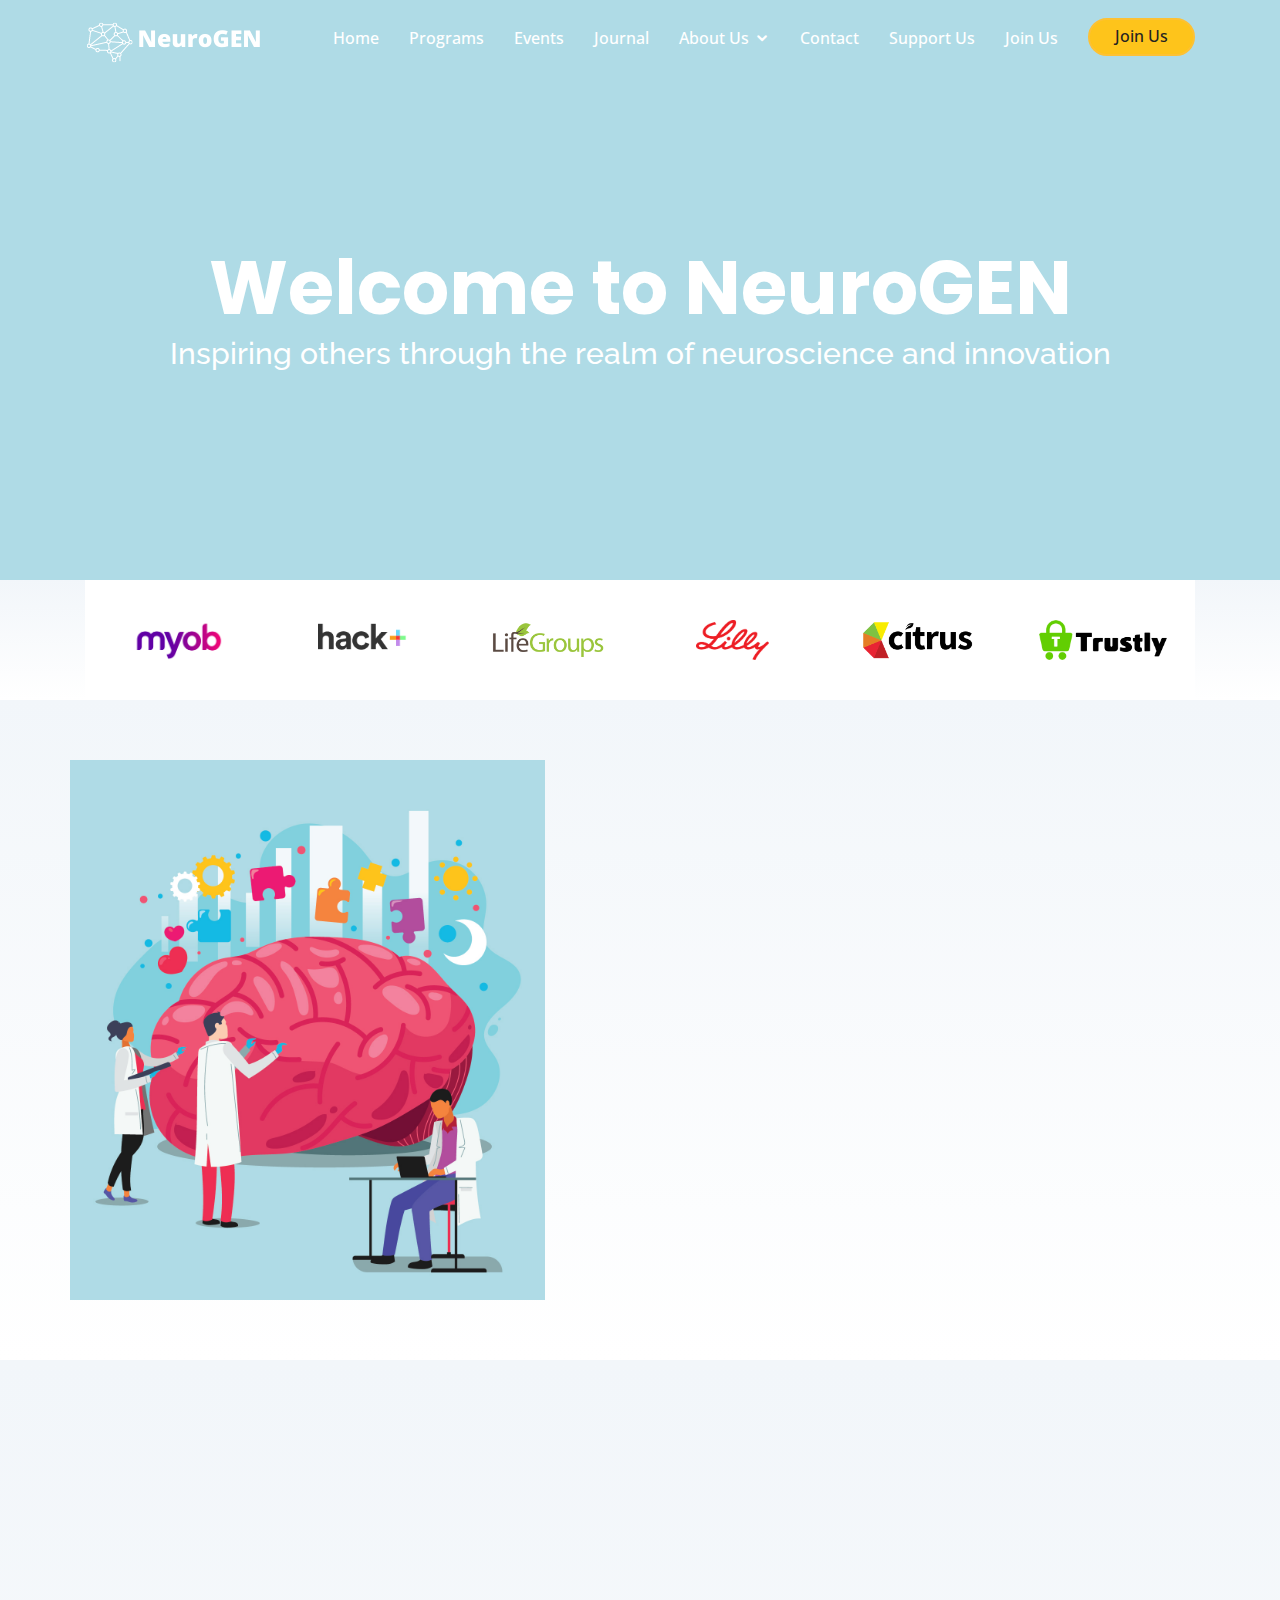
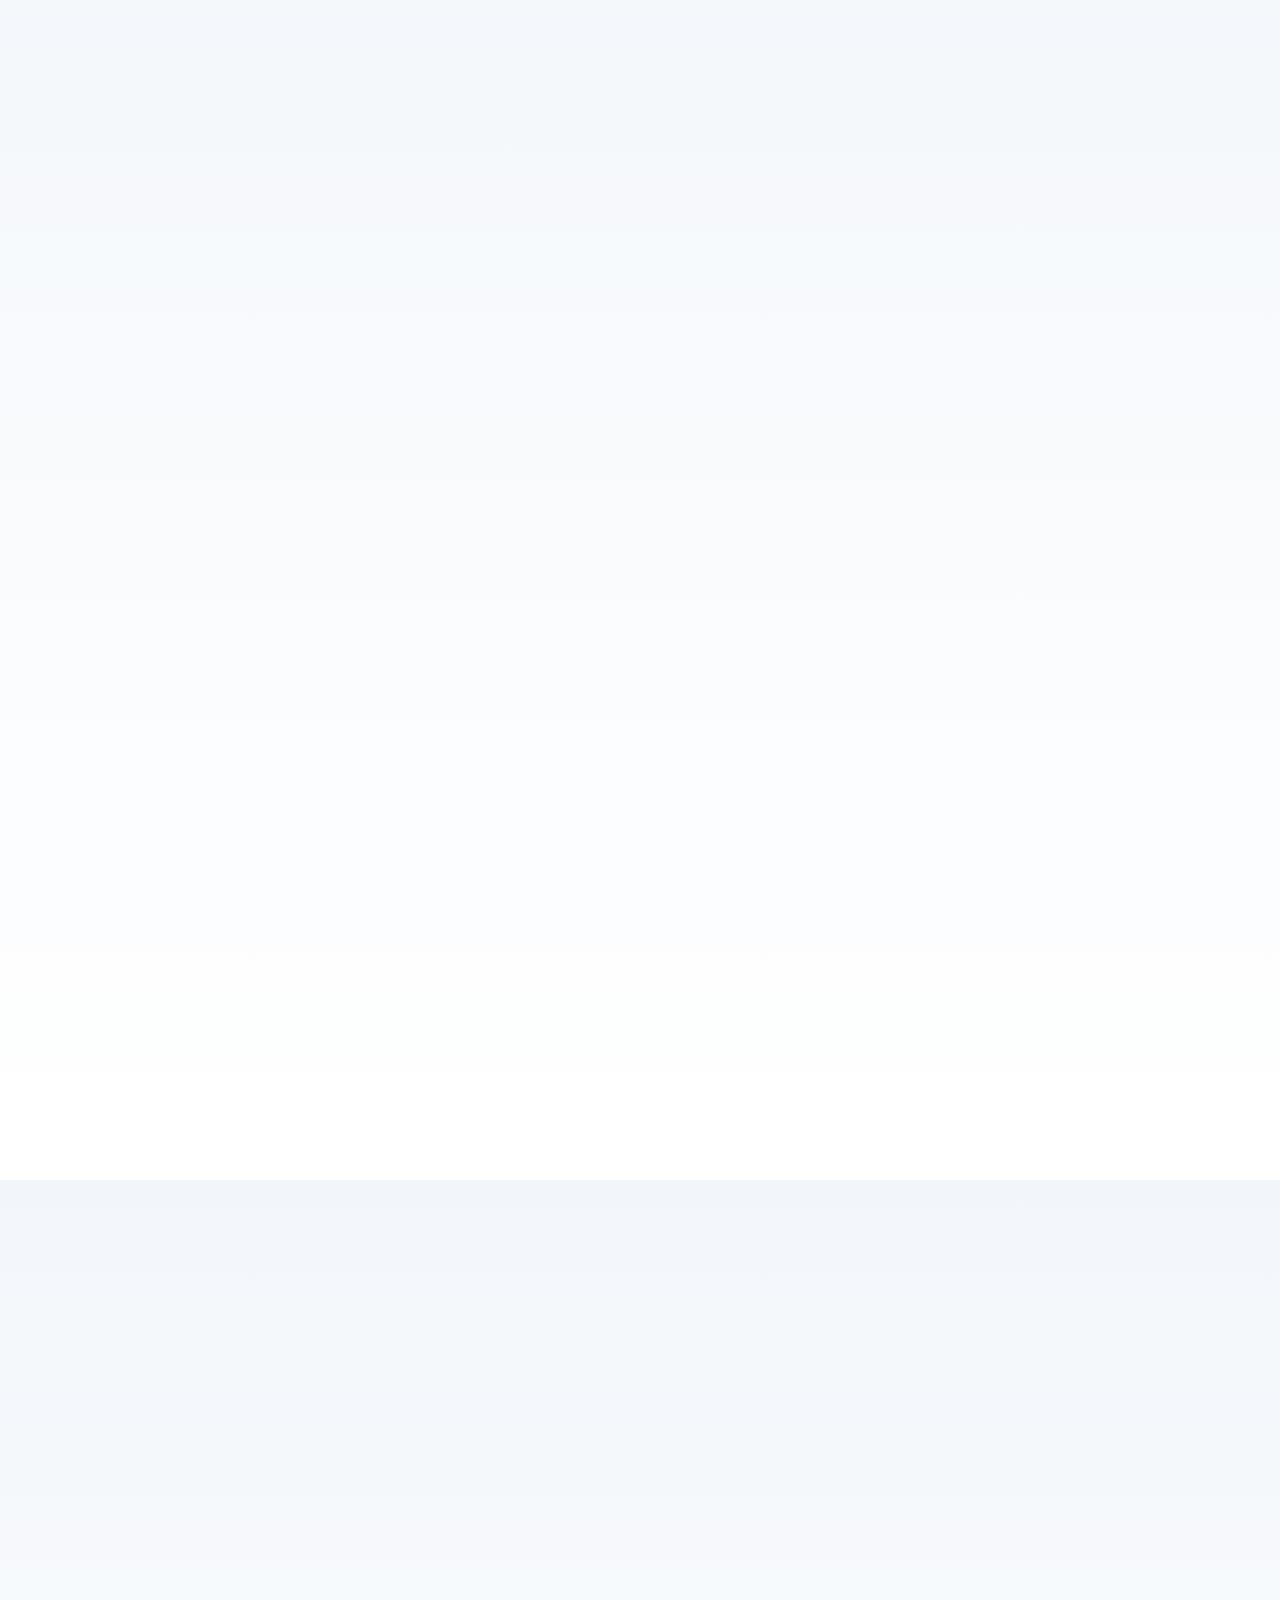
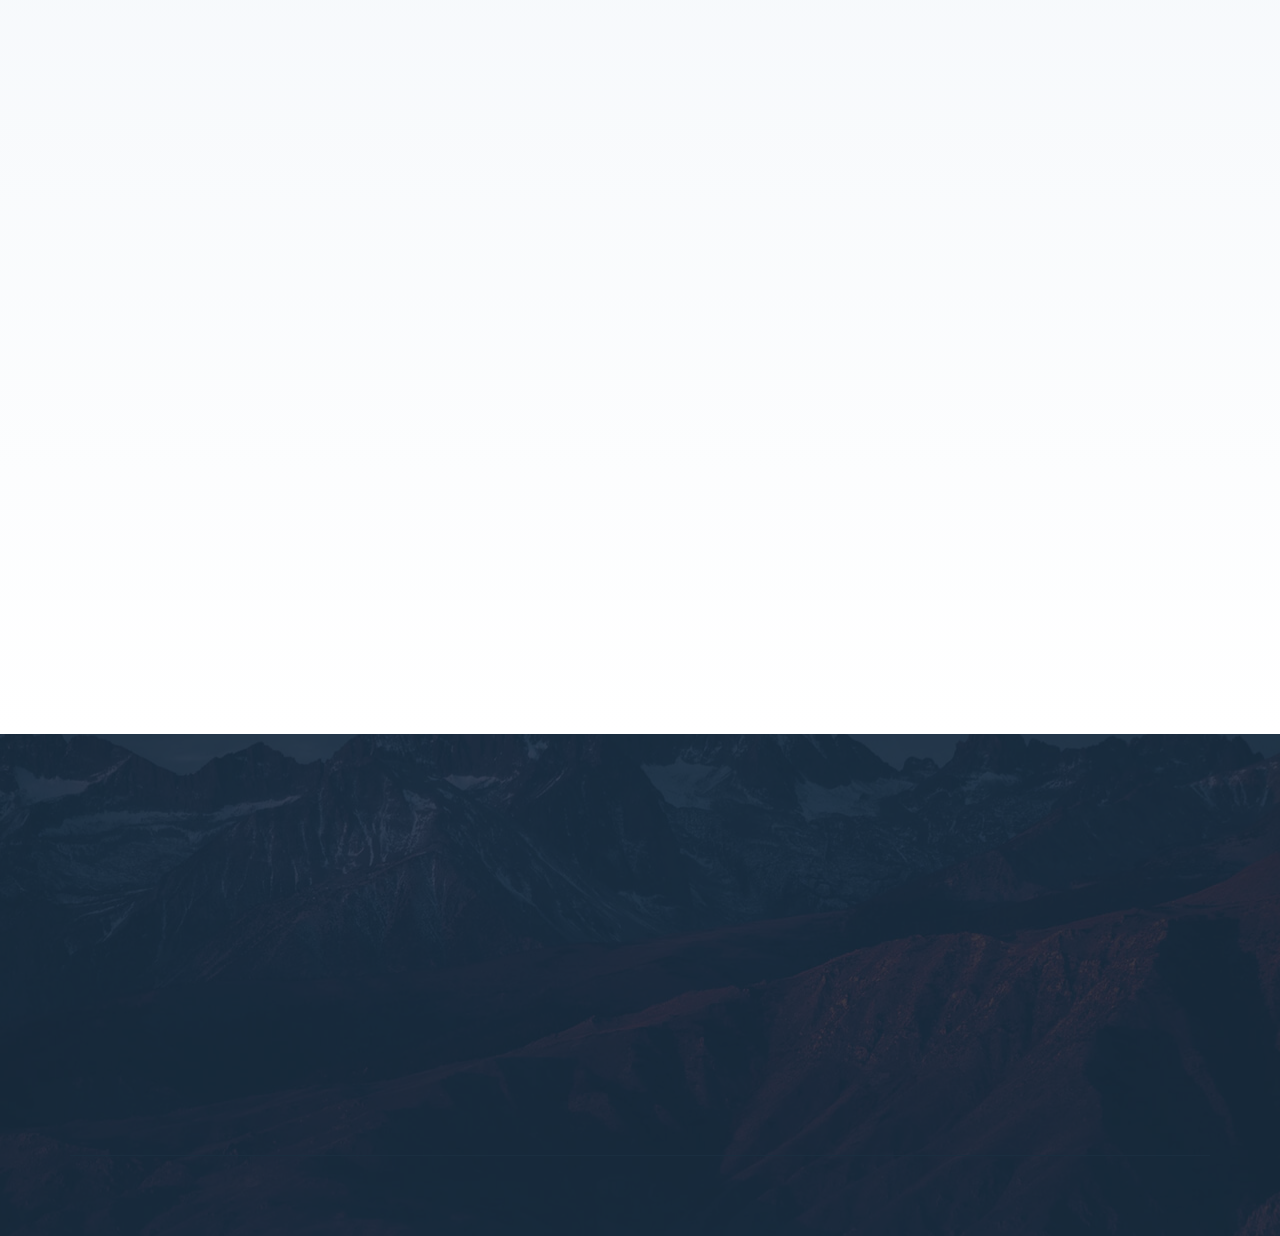
<file: index.html>
<!DOCTYPE html>
<html lang="en">

<head>
  <meta charset="utf-8">
  <meta content="width=device-width, initial-scale=1.0" name="viewport">

  <title>Home | NeuroGEN</title>
  <meta content="" name="descriptison">
  <meta content="" name="keywords">

  <!-- Favicons -->
  <link href="assets/img/NeuroGEN Favicon.png" rel="icon">
  <link href="assets/img/NeuroGEN Favicon.png" rel="apple-touch-icon">

  <!-- Google Fonts -->
  <link href="https://fonts.googleapis.com/css?family=Open+Sans:300,300i,400,400i,600,600i,700,700i|Raleway:300,300i,400,400i,500,500i,600,600i,700,700i|Poppins:300,300i,400,400i,500,500i,600,600i,700,700i" rel="stylesheet">

  <!-- Vendor CSS Files -->
  <link href="assets/vendor/bootstrap/css/bootstrap.min.css" rel="stylesheet">
  <link href="assets/vendor/icofont/icofont.min.css" rel="stylesheet">
  <link href="assets/vendor/boxicons/css/boxicons.min.css" rel="stylesheet">
  <link href="assets/vendor/venobox/venobox.css" rel="stylesheet">
  <link href="assets/vendor/aos/aos.css" rel="stylesheet">

  <!-- Template Main CSS File -->
  <link href="assets/css/style.css" rel="stylesheet">

  <!-- =======================================================
  * Template Name: Bocor - v2.0.0
  * Template URL: https://bootstrapmade.com/bocor-bootstrap-template-nice-animation/
  * Author: BootstrapMade.com
  * License: https://bootstrapmade.com/license/
  ======================================================== -->
</head>

<body>

  <!-- ======= Header ======= -->
  <header id="header">
    <div class="container d-flex">

      <div class="logo mr-auto">
        <!-- Uncomment below if you prefer to use an image logo -->
         <a href="index.html"><img src="assets/img/LOGO WHITE ACTUAL.png" alt="" class="img-fluid"></a>
      </div>

      <nav class="nav-menu d-none d-lg-block">
        <ul>
          <li class="active"><a href="index.html">Home</a></li>
          <li><a href="programs.html">Programs</a></li>
          <li><a href="events.html">Events</a></li>
          <li><a href="journal.html"> Journal</a></li>

          <li class="drop-down"><a href="">About Us</a>
            <ul>
              <li><a href="executive-board.html">Executive Board</a></li>
              <li><a href="committee-members.html">Committee Members</a></li>
</ul>
           
          <li><a href="contact.html">Contact </a></li>
          <li><a href="support-us.html">Support Us </a></li>
          <li><a href="join-us.html">Join Us</a></li>

          <li class="get-started"><a href="#about">Join Us</a></li>
      </nav><!-- .nav-menu -->

    </div>
  </header><!-- End Header -->

  <!-- ======= Hero Section ======= -->
  <section id="hero">
  
    <div class="slide-content text-center">
        <h1>Welcome to NeuroGEN</h1>
        <h2>Inspiring others through the realm of neuroscience and innovation</h2>
      </div>
      
      </div>
    </div>
    </div>

  </section><!-- End Hero -->

  <main id="main">

    <!-- ======= Clients Section ======= -->
    <section id="clients" class="clients section-bg">
      <div class="container">

        <div class="row no-gutters clients-wrap clearfix wow fadeInUp">

          <div class="col-lg-2 col-md-4 col-6">
            <div class="client-logo">
              <img src="assets/img/clients/client-1.png" class="img-fluid" alt="" data-aos="flip-right">
            </div>
          </div>

          <div class="col-lg-2 col-md-4 col-6">
            <div class="client-logo">
              <img src="assets/img/clients/Screen Shot 2021-08-24 at 4.38.11 PM.png" class="img-fluid" alt="" data-aos="flip-right" data-aos-delay="100">
            </div>
          </div>

          <div class="col-lg-2 col-md-4 col-6">
            <div class="client-logo">
              <img src="assets/img/clients/client-3.png" class="img-fluid" alt="" data-aos="flip-right" data-aos-delay="200">
            </div>
          </div>

          <div class="col-lg-2 col-md-4 col-6">
            <div class="client-logo">
              <img src="assets/img/clients/client-4.png" class="img-fluid" alt="" data-aos="flip-right" data-aos-delay="300">
            </div>
          </div>

          <div class="col-lg-2 col-md-4 col-6">
            <div class="client-logo">
              <img src="assets/img/clients/client-5.png" class="img-fluid" alt="" data-aos="flip-right" data-aos-delay="400">
            </div>
          </div>

          <div class="col-lg-2 col-md-4 col-6">
            <div class="client-logo">
              <img src="assets/img/clients/client-6.png" class="img-fluid" alt="" data-aos="flip-right" data-aos-delay="500">
            </div>
          </div>

        </div>

      </div>
    </section><!-- End Clients Section -->

    <!-- ======= About Section ======= -->
    <section id="about" class="about section-bg">
      <div class="container">
       


        <div class="row">
          <div class="image col-xl-5 d-flex align-items-stretch justify-content-center justify-content-lg-start"></div>
          <div class="col-xl-7 pl-0 pl-lg-5 pr-lg-1 d-flex align-items-stretch">
            <div class="content d-flex flex-column justify-content-center">
              <h3 data-aos="fade-in" data-aos-delay="100">Our Mission</h3>
              <p data-aos="fade-in">
                NeuroGEN is a student-run organization dedicated to empowering young individuals to become involved in the field of neuroscience. Through hands-on workshops, educational sessions, competitions and more, we hope to provide opportunities for students to immerse themselves in the interdisciplinary nature of neuroscience while simultaneously strengthening leadership skills and engaging in new perspectives. 
              </p>
              <div class="row">
                <div class="col-md-6 icon-box" data-aos="fade-up">
                  <i class="bx bx-receipt"></i>
                  <h4><a href="#">Leadership</a></h4>
                  <p>Consequuntur sunt aut quasi enim aliquam quae harum pariatur laboris nisi ut aliquip</p>
                </div>
                <div class="col-md-6 icon-box" data-aos="fade-up" data-aos-delay="100">
                  <i class="bx bx-cube-alt"></i>
                  <h4><a href="#">Form Connections</a></h4>
                  <p>Excepteur sint occaecat cupidatat non proident, sunt in culpa qui officia deserunt</p>
                </div>
                <div class="col-md-6 icon-box" data-aos="fade-up" data-aos-delay="200">
                  <i class="bx bx-images"></i>
                  <h4><a href="#">Gain New knowledge and Insight</a></h4>
                  <p>Aut suscipit aut cum nemo deleniti aut omnis. Doloribus ut maiores omnis facere</p>
                </div>
                <div class="col-md-6 icon-box" data-aos="fade-up" data-aos-delay="300">
                  <i class="bx bx-shield"></i>
                  <h4><a href="#">Foster Innovation</a></h4>
                  <p>Expedita veritatis consequuntur nihil tempore laudantium vitae denat pacta</p>
                </div>
              </div>
            </div><!-- End .content-->
          </div>
        </div>

      </div>
    </section><!-- End About Section -->

    <!-- ======= Services Section ======= -->
    <section id="services" class="services section-bg">
      <div class="container">

        <div class="section-title">
          <h2 data-aos="fade-in">What We Do</h2>
        </div>

        <div class="row">
          <div class="col-md-6 d-flex align-items-stretch" data-aos="fade-right">
            <div class="card">
              <div class="card-img">
                <img src="assets/img/IMG_0822-1024x768.jpeg" style="height: 400px;" alt="...">
              </div>
              <div class="card-body">
                <h5 class="card-title"><a href="">Hands-On Workshops</a></h5>
                <p class="card-text">Lorem ipsum dolor sit amet, consectetur elit, sed do eiusmod tempor ut labore et dolore magna aliqua. Ut enim ad minim veniam, quis nostrud exercitation ullamco laboris nisi ut aliquip ex ea commodo consequat</p>
              </div>
            </div>
          </div>
          <div class="col-md-6 d-flex align-items-stretch" data-aos="fade-left">
            <div class="card">
              <div class="card-img">
                <img src="assets/img/videoconferencing-2048px-zoomscreen-2.jpeg" style="height: 400px;" alt="...">
              </div>
              <div class="card-body">
                <h5 class="card-title"><a href="">Informational Sessions and Conferences</a></h5>
                <p class="card-text">Sed ut perspiciatis unde omnis iste natus error sit voluptatem doloremque laudantium, totam rem aperiam, eaque ipsa quae ab illo inventore veritatis et quasi architecto beatae vitae dicta sunt explicabo</p>
              </div>
            </div>

          </div>
          <div class="col-md-6 d-flex align-items-stretch" data-aos="fade-right">
            <div class="card">
              <div class="card-img">
                <img src="assets/img/GettyImages-537984315.jpeg" style="height: 380px;" alt="...">
              </div>
              <div class="card-body">
                <h5 class="card-title"><a href="">Competitions</a></h5>
                <p class="card-text">Nemo enim ipsam voluptatem quia voluptas sit aut odit aut fugit, sed quia magni dolores eos qui ratione voluptatem sequi nesciunt Neque porro quisquam est, qui dolorem ipsum quia dolor sit amet</p>
              </div>
            </div>
          </div>
          <div class="col-md-6 d-flex align-items-stretch" data-aos="fade-left">
            <div class="card">
              <div class="card-img">
                <img src="assets/img/IMG_4744-700x467.jpeg" style="height: 380px;"alt="...">
              </div>
              <div class="card-body">
                <h5 class="card-title"><a href="">Summer Programs</a></h5>
                <p class="card-text">Nostrum eum sed et autem dolorum perspiciatis. Magni porro quisquam laudantium voluptatem. In molestiae earum ab sit esse voluptatem. Eos ipsam cumque ipsum officiis qui nihil aut incidunt aut</p>
              </div>
            </div>
          </div>
        </div>

      </div>
    </section><!-- End Services Section -->

   

    <!-- ======= Portfolio Section ======= -->
    <section id="portfolio" class="portfolio section-bg">
      <div class="container">

        <div class="section-title">
          <h2 data-aos="fade-in">Check Out Our Online Community</h2>
          <p data-aos="fade-in">Magnam dolores commodi suscipit. Necessitatibus eius consequatur ex aliquid fuga eum quidem. Sit sint consectetur velit. Quisquam quos quisquam cupiditate. Et nemo qui impedit suscipit alias ea. Quia fugiat sit in iste officiis commodi quidem hic quas.</p>
        </div>

        <div class="row">
          <div class="col-lg-12">
           
          </div>
        </div>

        <div class="row portfolio-container" data-aos="fade-up">

          <div class="col-lg-4 col-md-6 portfolio-item filter-app">
            <div class="portfolio-wrap">
              <img src="assets/img/portfolio/portfolio-1.jpg" class="img-fluid" alt="">
              <div class="portfolio-links">
                <a href="assets/img/portfolio/portfolio-1.jpg" data-gall="portfolioGallery" class="venobox" title="App 1"><i class="icofont-plus-circle"></i></a>
                <a href="#" title="More Details"><i class="icofont-link"></i></a>
              </div>
              <div class="portfolio-info">
                <h4>App 1</h4>
                <p>App</p>
              </div>
            </div>
          </div>

          <div class="col-lg-4 col-md-6 portfolio-item filter-web">
            <div class="portfolio-wrap">
              <img src="assets/img/portfolio/portfolio-2.jpg" class="img-fluid" alt="">
              <div class="portfolio-links">
                <a href="assets/img/portfolio/portfolio-2.jpg" data-gall="portfolioGallery" class="venobox" title="Web 3"><i class="icofont-plus-circle"></i></a>
                <a href="#" title="More Details"><i class="icofont-link"></i></a>
              </div>
              <div class="portfolio-info">
                <h4>Web 3</h4>
                <p>Web</p>
              </div>
            </div>
          </div>

          <div class="col-lg-4 col-md-6 portfolio-item filter-app">
            <div class="portfolio-wrap">
              <img src="assets/img/portfolio/portfolio-3.jpg" class="img-fluid" alt="">
              <div class="portfolio-links">
                <a href="assets/img/portfolio/portfolio-3.jpg" data-gall="portfolioGallery" class="venobox" title="App 2"><i class="icofont-plus-circle"></i></a>
                <a href="#" title="More Details"><i class="icofont-link"></i></a>
              </div>
              <div class="portfolio-info">
                <h4>App 2</h4>
                <p>App</p>
              </div>
            </div>
          </div>

          <div class="col-lg-4 col-md-6 portfolio-item filter-card">
            <div class="portfolio-wrap">
              <img src="assets/img/portfolio/portfolio-4.jpg" class="img-fluid" alt="">
              <div class="portfolio-links">
                <a href="assets/img/portfolio/portfolio-4.jpg" data-gall="portfolioGallery" class="venobox" title="Card 2"><i class="icofont-plus-circle"></i></a>
                <a href="#" title="More Details"><i class="icofont-link"></i></a>
              </div>
              <div class="portfolio-info">
                <h4>Card 2</h4>
                <p>Card</p>
              </div>
            </div>
          </div>

          <div class="col-lg-4 col-md-6 portfolio-item filter-web">
            <div class="portfolio-wrap">
              <img src="assets/img/portfolio/portfolio-5.jpg" class="img-fluid" alt="">
              <div class="portfolio-links">
                <a href="assets/img/portfolio/portfolio-5.jpg" data-gall="portfolioGallery" class="venobox" title="Web 2"><i class="icofont-plus-circle"></i></a>
                <a href="#" title="More Details"><i class="icofont-link"></i></a>
              </div>
              <div class="portfolio-info">
                <h4>Web 2</h4>
                <p>Web</p>
              </div>
            </div>
          </div>

          <div class="col-lg-4 col-md-6 portfolio-item filter-app">
            <div class="portfolio-wrap">
              <img src="assets/img/portfolio/portfolio-6.jpg" class="img-fluid" alt="">
              <div class="portfolio-links">
                <a href="assets/img/portfolio/portfolio-6.jpg" data-gall="portfolioGallery" class="venobox" title="App 3"><i class="icofont-plus-circle"></i></a>
                <a href="#" title="More Details"><i class="icofont-link"></i></a>
              </div>
              <div class="portfolio-info">
                <h4>App 3</h4>
                <p>App</p>
              </div>
            </div>
          </div>

          <div class="col-lg-4 col-md-6 portfolio-item filter-card">
            <div class="portfolio-wrap">
              <img src="assets/img/portfolio/portfolio-7.jpg" class="img-fluid" alt="">
              <div class="portfolio-links">
                <a href="assets/img/portfolio/portfolio-7.jpg" data-gall="portfolioGallery" class="venobox" title="Card 1"><i class="icofont-plus-circle"></i></a>
                <a href="#" title="More Details"><i class="icofont-link"></i></a>
              </div>
              <div class="portfolio-info">
                <h4>Card 1</h4>
                <p>Card</p>
              </div>
            </div>
          </div>

          <div class="col-lg-4 col-md-6 portfolio-item filter-card">
            <div class="portfolio-wrap">
              <img src="assets/img/portfolio/portfolio-8.jpg" class="img-fluid" alt="">
              <div class="portfolio-links">
                <a href="assets/img/portfolio/portfolio-8.jpg" data-gall="portfolioGallery" class="venobox" title="Card 3"><i class="icofont-plus-circle"></i></a>
                <a href="#" title="More Details"><i class="icofont-link"></i></a>
              </div>
              <div class="portfolio-info">
                <h4>Card 3</h4>
                <p>Card</p>
              </div>
            </div>
          </div>

          <div class="col-lg-4 col-md-6 portfolio-item filter-web">
            <div class="portfolio-wrap">
              <img src="assets/img/portfolio/portfolio-9.jpg" class="img-fluid" alt="">
              <div class="portfolio-links">
                <a href="assets/img/portfolio/portfolio-9.jpg" data-gall="portfolioGallery" class="venobox" title="Web 3"><i class="icofont-plus-circle"></i></a>
                <a href="#" title="More Details"><i class="icofont-link"></i></a>
              </div>
              <div class="portfolio-info">
                <h4>Web 3</h4>
                <p>Web</p>
              </div>
            </div>
          </div>

        </div>

      </div>
    </section><!-- End Portfolio Section -->

    
   
    


  </main><!-- End #main -->

  <!-- ======= Footer ======= -->
  <footer id="footer">
    

    <div class="footer-top">

      <div class="container" data-aos="fade-up">

        <div class="row  justify-content-center">
          <div class="col-lg-6">
            <a href="index.html"><img src="assets/img/LOGO WHITE ACTUAL.png" alt="" class="img-fluid"></a>
            <p>Et aut eum quis fuga eos sunt ipsa nihil. Labore corporis magni eligendi fuga maxime saepe commodi placeat.</p>
          </div>
        </div>

        <div class="row footer-newsletter justify-content-center">
          <div class="col-lg-6">
            <form action="" method="post">
              <input type="email" name="email" placeholder="Enter your Email"><input type="submit" value="Subscribe">
            </form>
          </div>
        </div>

        <div class="social-links">
          <a href="#" class="twitter"><i class="bx bxl-twitter"></i></a>
          <a href="#" class="facebook"><i class="bx bxl-facebook"></i></a>
          <a href="#" class="instagram"><i class="bx bxl-instagram"></i></a>
          <a href="#" class="google-plus"><i class="bx bxl-skype"></i></a>
          <a href="#" class="linkedin"><i class="bx bxl-linkedin"></i></a>
        </div>

      </div>
    </div>

    <div class="container footer-bottom clearfix">
      <div class="copyright">
      </div>
      <div class="credits">
        <!-- All the links in the footer should remain intact. -->
        <!-- You can delete the links only if you purchased the pro version. -->
        <!-- Licensing information: https://bootstrapmade.com/license/ -->
        <!-- Purchase the pro version with working PHP/AJAX contact form: https://bootstrapmade.com/bocor-bootstrap-template-nice-animation/ -->
      </div>
    </div>
  </footer><!-- End Footer -->

  <a href="#" class="back-to-top"><i class="icofont-simple-up"></i></a>

  <!-- Vendor JS Files -->
  <script src="assets/vendor/jquery/jquery.min.js"></script>
  <script src="assets/vendor/bootstrap/js/bootstrap.bundle.min.js"></script>
  <script src="assets/vendor/jquery.easing/jquery.easing.min.js"></script>
  <script src="assets/vendor/php-email-form/validate.js"></script>
  <script src="assets/vendor/isotope-layout/isotope.pkgd.min.js"></script>
  <script src="assets/vendor/venobox/venobox.min.js"></script>
  <script src="assets/vendor/aos/aos.js"></script>

  <!-- Template Main JS File -->
  <script src="assets/js/main.js"></script>

</body>

</html>
</file>
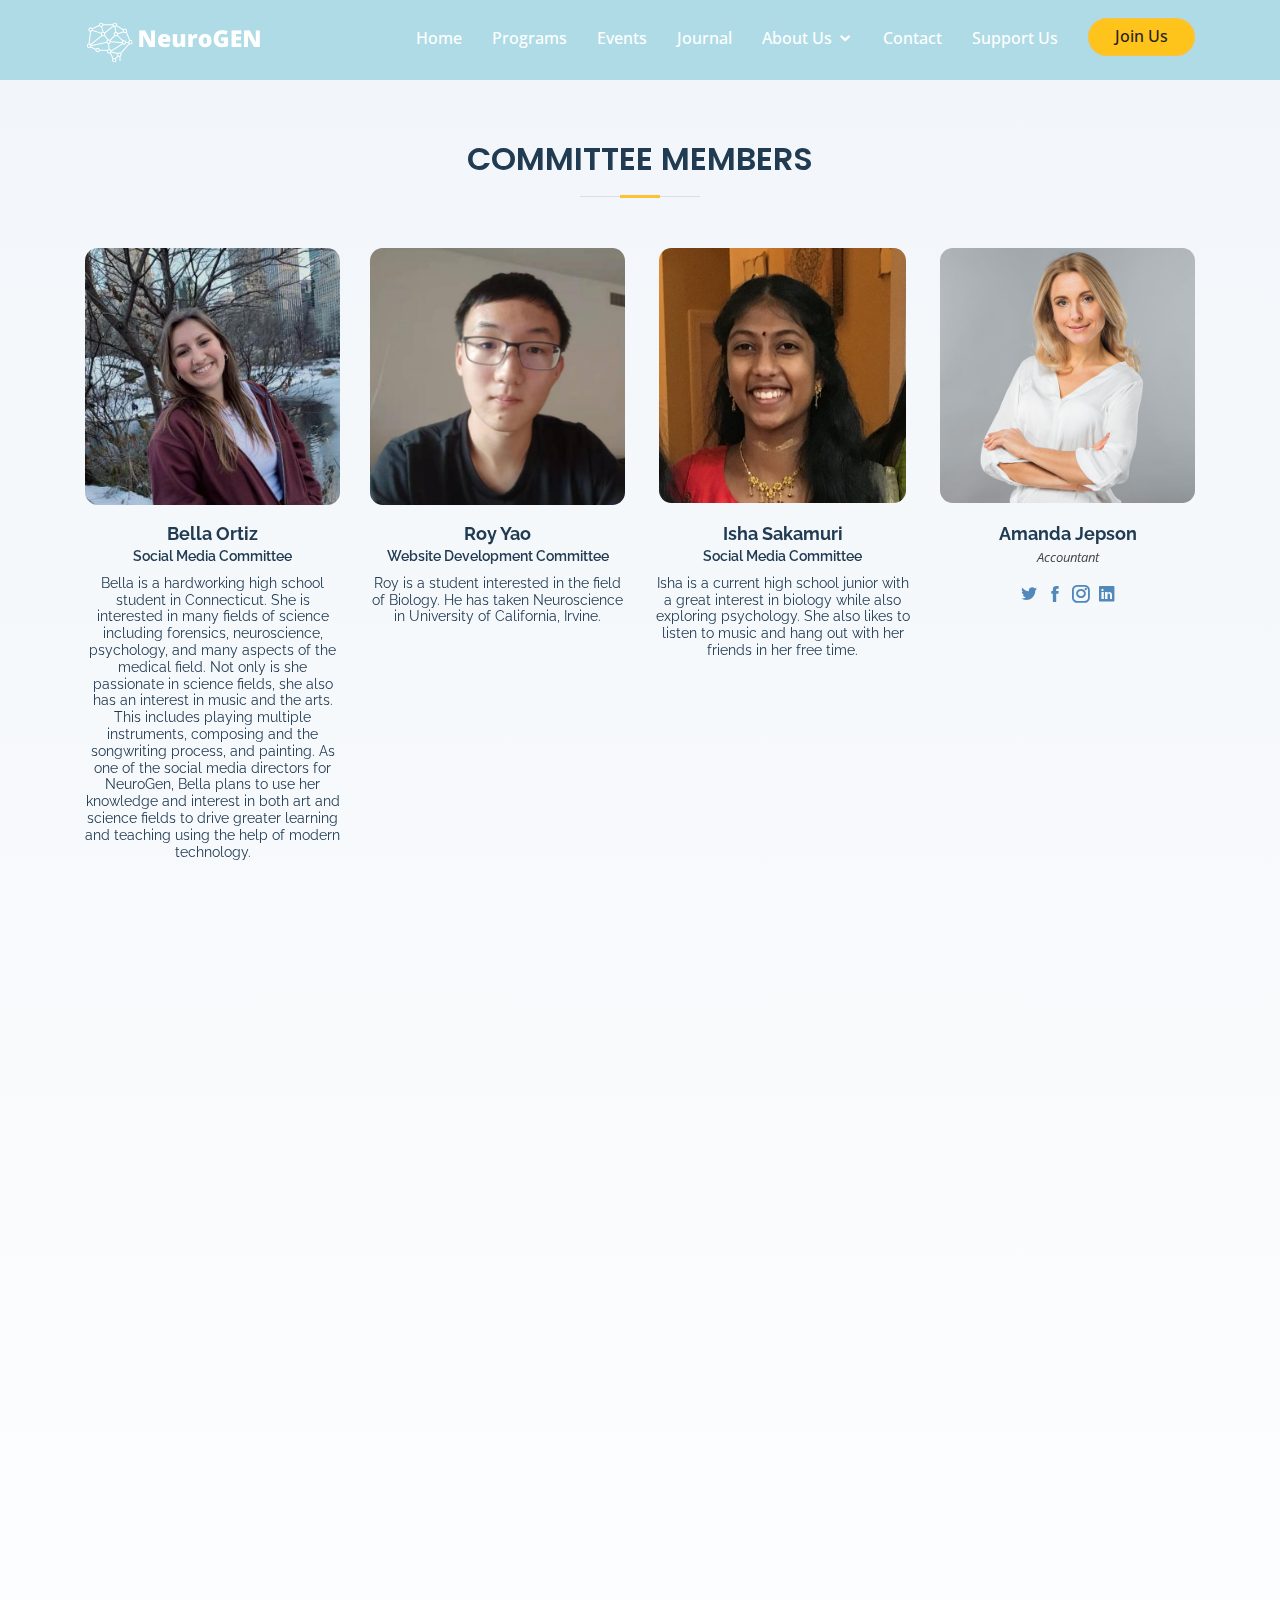
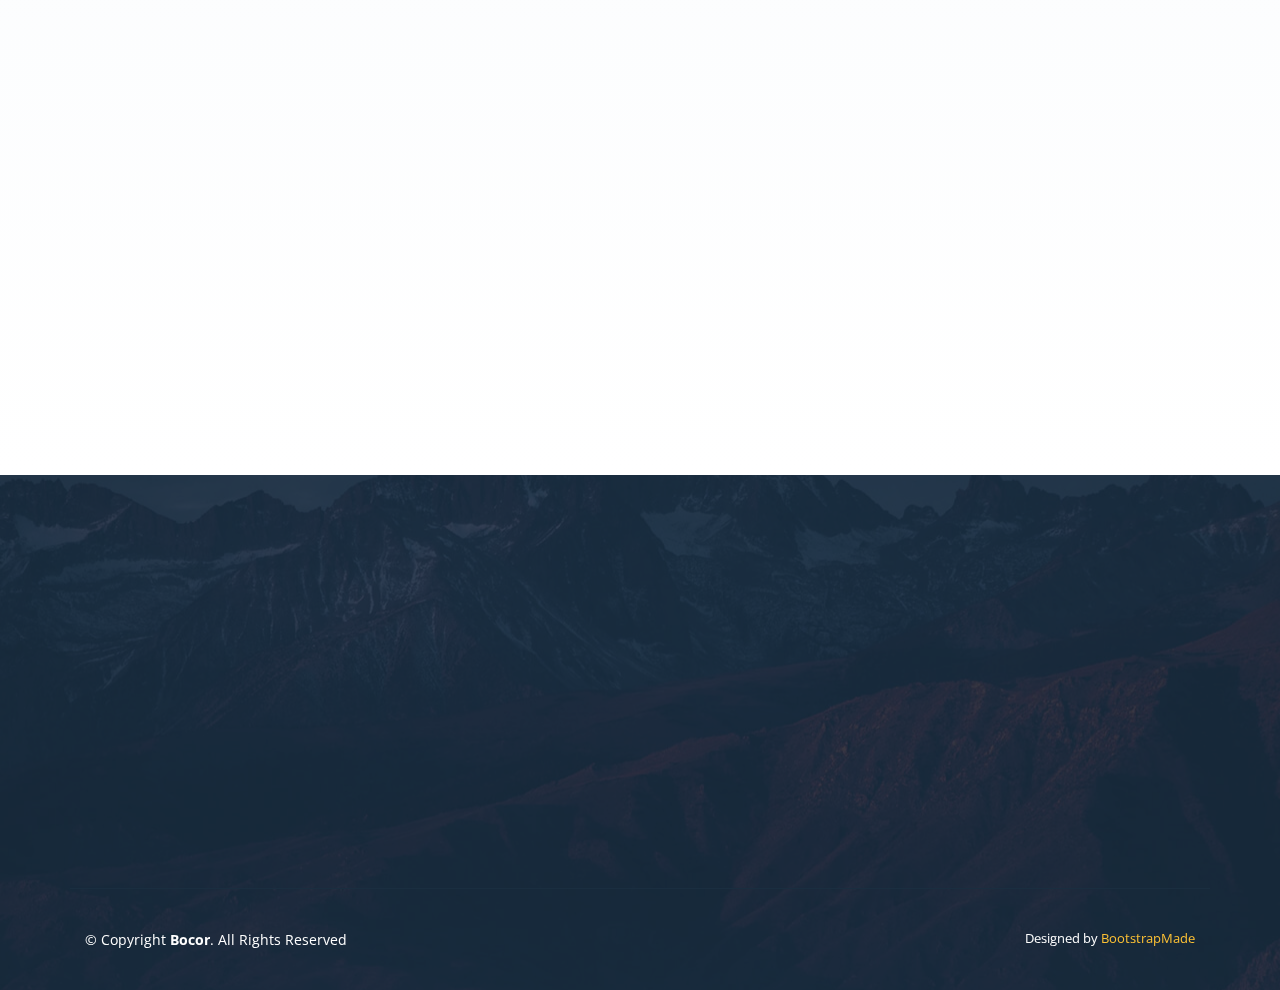
<file: committee-members.html>
<!DOCTYPE html>
<html lang="en">

<head>
  <meta charset="utf-8">
  <meta content="width=device-width, initial-scale=1.0" name="viewport">

  <title>Committee Members | NeuroGEN</title>
  <meta content="" name="descriptison">
  <meta content="" name="keywords">

  <!-- Favicons -->
  <link href="assets/img/NeuroGEN Favicon.png" rel="icon">
  <link href="assets/img/NeuroGEN Favicon.png" rel="apple-touch-icon">

  <!-- Google Fonts -->
  <link href="https://fonts.googleapis.com/css?family=Open+Sans:300,300i,400,400i,600,600i,700,700i|Raleway:300,300i,400,400i,500,500i,600,600i,700,700i|Poppins:300,300i,400,400i,500,500i,600,600i,700,700i" rel="stylesheet">

  <!-- Vendor CSS Files -->
  <link href="assets/vendor/bootstrap/css/bootstrap.min.css" rel="stylesheet">
  <link href="assets/vendor/icofont/icofont.min.css" rel="stylesheet">
  <link href="assets/vendor/boxicons/css/boxicons.min.css" rel="stylesheet">
  <link href="assets/vendor/venobox/venobox.css" rel="stylesheet">
  <link href="assets/vendor/aos/aos.css" rel="stylesheet">

  <!-- Template Main CSS File -->
  <link href="assets/css/style.css" rel="stylesheet">

  <!-- =======================================================
  * Template Name: Bocor - v2.0.0
  * Template URL: https://bootstrapmade.com/bocor-bootstrap-template-nice-animation/
  * Author: BootstrapMade.com
  * License: https://bootstrapmade.com/license/
  ======================================================== -->
</head>

<body>

  <!-- ======= Header ======= -->
  <header id="header">
    <div class="container d-flex">

      <div class="logo mr-auto">
        <!-- Uncomment below if you prefer to use an image logo -->
         <a href="index.html"><img src="assets/img/LOGO WHITE ACTUAL.png" alt="" class="img-fluid"></a>
      </div>

      <nav class="nav-menu d-none d-lg-block">
        <ul>
          <li class="active"><a href="index.html">Home</a></li>
          <li><a href="programs.html">Programs</a></li>
          <li><a href="events.html">Events</a></li>
          <li><a href="journal.html"> Journal</a></li>

          <li class="drop-down"><a href="">About Us</a>
            <ul>
              <li><a href="executive-board.html">Executive Board</a></li>
              <li><a href="committee-members.html">Committee Members</a></li>
</ul>
           
          <li><a href="contact.html">Contact </a></li>
          <li><a href="support-us.html">Support Us </a></li>

          <li class="get-started"><a href="#about">Join Us</a></li>
        </ul>
      </nav><!-- .nav-menu -->

    </div>
  </header><!-- End Header -->

  
    <!-- ======= Team Section ======= -->
    <section id="team" class="team section-bg">
      <div class="container">

        <div class="section-title">
          <h2 data-aos="fade-in">Committee Members</h2>
        </div>

        <div class="row">
          <div class="col-xl-3 col-lg-4 col-md-6">
            <div class="member" data-aos="fade-up">
              <div class="pic"><img src="assets/img/team/Screen Shot 2021-08-26 at 9.01.48 PM.png" alt=""></div>
              <h4>Bella Ortiz</h4>
              <h2>Social Media Committee</h2>
              <h1>Bella is a hardworking high school student in Connecticut. She is interested in many fields of science including forensics, neuroscience, psychology, and many aspects of the medical field. Not only is she passionate in science fields, she also has an interest in music and the arts. This includes playing multiple instruments, composing and the songwriting process, and painting. As one of the social media directors for NeuroGen, Bella plans to use her knowledge and interest in both art and science fields to drive greater learning and teaching using the help of modern technology.</h1>

            
            </div>
          </div>
          
          <div class="col-xl-3 col-lg-4 col-md-6">
            <div class="member" data-aos="fade-up">
              <div class="pic"><img src="assets/img/team/Screen Shot 2021-08-26 at 9.11.22 PM.png" alt=""></div>
              <h4>Roy Yao</h4>
              <h2>Website Development Committee</h2>
              <h1>Roy is a student interested in the field of Biology. He has taken Neuroscience in University of California, Irvine. </h1>

              
            </div>
          </div>
          

          <div class="col-xl-3 col-lg-4 col-md-6">
            <div class="member" data-aos="fade-up" data-aos-delay="200">
              <div class="pic"><img src="assets/img/team/Screen Shot 2021-08-28 at 10.14.44 PM.png" style="height: 255px;" alt=""></div>
              <h4>Isha Sakamuri</h4>
              <h2>Social Media Committee</h2>
              <h1>Isha is a current high school junior with a great interest in biology while also exploring psychology. She also likes to  listen to music and hang out with her friends in her free time. </h1>

              
            </div>
          </div>

          <div class="col-xl-3 col-lg-4 col-md-6">
            <div class="member" data-aos="fade-up" data-aos-delay="300">
              <div class="pic"><img src="assets/img/team/team-4.jpg" alt=""></div>
              <h4>Amanda Jepson</h4>
              <span>Accountant</span>
              <div class="social">
                <a href=""><i class="icofont-twitter"></i></a>
                <a href=""><i class="icofont-facebook"></i></a>
                <a href=""><i class="icofont-instagram"></i></a>
                <a href=""><i class="icofont-linkedin"></i></a>
              </div>
            </div>
          </div>
        </div>
        <div class="row">
            <div class="col-xl-3 col-lg-4 col-md-6">
              <div class="member" data-aos="fade-up">
                <div class="pic"><img src="assets/img/team/team-1.jpg" alt=""></div>
                <h4>Walter White</h4>
                <span>Chief Executive Officer</span>
                <div class="social">
                  <a href=""><i class="icofont-twitter"></i></a>
                  <a href=""><i class="icofont-facebook"></i></a>
                  <a href=""><i class="icofont-instagram"></i></a>
                  <a href=""><i class="icofont-linkedin"></i></a>
                </div>
              </div>
            </div>
  
            <div class="col-xl-3 col-lg-4 col-md-6">
              <div class="member" data-aos="fade-up" data-aos-delay="100">
                <div class="pic"><img src="assets/img/team/team-2.jpg" alt=""></div>
                <h4>Sarah Jhinson</h4>
                <span>Product Manager</span>
                <div class="social">
                  <a href=""><i class="icofont-twitter"></i></a>
                  <a href=""><i class="icofont-facebook"></i></a>
                  <a href=""><i class="icofont-instagram"></i></a>
                  <a href=""><i class="icofont-linkedin"></i></a>
                </div>
              </div>
            </div>
  
            <div class="col-xl-3 col-lg-4 col-md-6">
              <div class="member" data-aos="fade-up" data-aos-delay="200">
                <div class="pic"><img src="assets/img/team/team-3.jpg" alt=""></div>
                <h4>William Anderson</h4>
                <span>CTO</span>
                <div class="social">
                  <a href=""><i class="icofont-twitter"></i></a>
                  <a href=""><i class="icofont-facebook"></i></a>
                  <a href=""><i class="icofont-instagram"></i></a>
                  <a href=""><i class="icofont-linkedin"></i></a>
                </div>
              </div>
            </div>
  
            <div class="col-xl-3 col-lg-4 col-md-6">
              <div class="member" data-aos="fade-up" data-aos-delay="300">
                <div class="pic"><img src="assets/img/team/team-4.jpg" alt=""></div>
                <h4>Amanda Jepson</h4>
                <span>Accountant</span>
                <div class="social">
                  <a href=""><i class="icofont-twitter"></i></a>
                  <a href=""><i class="icofont-facebook"></i></a>
                  <a href=""><i class="icofont-instagram"></i></a>
                  <a href=""><i class="icofont-linkedin"></i></a>
                </div>
              </div>
            </div>
          </div><div class="row">
            <div class="col-xl-3 col-lg-4 col-md-6">
              <div class="member" data-aos="fade-up">
                <div class="pic"><img src="assets/img/team/team-1.jpg" alt=""></div>
                <h4>Walter White</h4>
                <span>Chief Executive Officer</span>
                <div class="social">
                  <a href=""><i class="icofont-twitter"></i></a>
                  <a href=""><i class="icofont-facebook"></i></a>
                  <a href=""><i class="icofont-instagram"></i></a>
                  <a href=""><i class="icofont-linkedin"></i></a>
                </div>
              </div>
            </div>
  
            <div class="col-xl-3 col-lg-4 col-md-6">
              <div class="member" data-aos="fade-up" data-aos-delay="100">
                <div class="pic"><img src="assets/img/team/team-2.jpg" alt=""></div>
                <h4>Sarah Jhinson</h4>
                <span>Product Manager</span>
                <div class="social">
                  <a href=""><i class="icofont-twitter"></i></a>
                  <a href=""><i class="icofont-facebook"></i></a>
                  <a href=""><i class="icofont-instagram"></i></a>
                  <a href=""><i class="icofont-linkedin"></i></a>
                </div>
              </div>
            </div>
  
            <div class="col-xl-3 col-lg-4 col-md-6">
              <div class="member" data-aos="fade-up" data-aos-delay="200">
                <div class="pic"><img src="assets/img/team/team-3.jpg" alt=""></div>
                <h4>William Anderson</h4>
                <span>CTO</span>
                <div class="social">
                  <a href=""><i class="icofont-twitter"></i></a>
                  <a href=""><i class="icofont-facebook"></i></a>
                  <a href=""><i class="icofont-instagram"></i></a>
                  <a href=""><i class="icofont-linkedin"></i></a>
                </div>
              </div>
            </div>
  
            <div class="col-xl-3 col-lg-4 col-md-6">
              <div class="member" data-aos="fade-up" data-aos-delay="300">
                <div class="pic"><img src="assets/img/team/team-4.jpg" alt=""></div>
                <h4>Amanda Jepson</h4>
                <span>Accountant</span>
                <div class="social">
                  <a href=""><i class="icofont-twitter"></i></a>
                  <a href=""><i class="icofont-facebook"></i></a>
                  <a href=""><i class="icofont-instagram"></i></a>
                  <a href=""><i class="icofont-linkedin"></i></a>
                </div>
              </div>
            </div>
          </div><div class="row">
            <div class="col-xl-3 col-lg-4 col-md-6">
              <div class="member" data-aos="fade-up">
                <div class="pic"><img src="assets/img/team/team-1.jpg" alt=""></div>
                <h4>Walter White</h4>
                <span>Chief Executive Officer</span>
                <div class="social">
                  <a href=""><i class="icofont-twitter"></i></a>
                  <a href=""><i class="icofont-facebook"></i></a>
                  <a href=""><i class="icofont-instagram"></i></a>
                  <a href=""><i class="icofont-linkedin"></i></a>
                </div>
              </div>
            </div>
  
            <div class="col-xl-3 col-lg-4 col-md-6">
              <div class="member" data-aos="fade-up" data-aos-delay="100">
                <div class="pic"><img src="assets/img/team/team-2.jpg" alt=""></div>
                <h4>Sarah Jhinson</h4>
                <span>Product Manager</span>
                <div class="social">
                  <a href=""><i class="icofont-twitter"></i></a>
                  <a href=""><i class="icofont-facebook"></i></a>
                  <a href=""><i class="icofont-instagram"></i></a>
                  <a href=""><i class="icofont-linkedin"></i></a>
                </div>
              </div>
            </div>
  
            <div class="col-xl-3 col-lg-4 col-md-6">
              <div class="member" data-aos="fade-up" data-aos-delay="200">
                <div class="pic"><img src="assets/img/team/team-3.jpg" alt=""></div>
                <h4>William Anderson</h4>
                <span>CTO</span>
                <div class="social">
                  <a href=""><i class="icofont-twitter"></i></a>
                  <a href=""><i class="icofont-facebook"></i></a>
                  <a href=""><i class="icofont-instagram"></i></a>
                  <a href=""><i class="icofont-linkedin"></i></a>
                </div>
              </div>
            </div>
  
            <div class="col-xl-3 col-lg-4 col-md-6">
              <div class="member" data-aos="fade-up" data-aos-delay="300">
                <div class="pic"><img src="assets/img/team/team-4.jpg" alt=""></div>
                <h4>Amanda Jepson</h4>
                <span>Accountant</span>
                <div class="social">
                  <a href=""><i class="icofont-twitter"></i></a>
                  <a href=""><i class="icofont-facebook"></i></a>
                  <a href=""><i class="icofont-instagram"></i></a>
                  <a href=""><i class="icofont-linkedin"></i></a>
                </div>
              </div>
            </div>
          </div>
      </div>
    </section><!-- End Team Section -->

   
    

  </main><!-- End #main -->

  <!-- ======= Footer ======= -->
  <footer id="footer">

    <div class="footer-top">

      <div class="container" data-aos="fade-up">

        <div class="row  justify-content-center">
          <div class="col-lg-6">
            <h3>Bocor</h3>
            <p>Et aut eum quis fuga eos sunt ipsa nihil. Labore corporis magni eligendi fuga maxime saepe commodi placeat.</p>
          </div>
        </div>

        <div class="row footer-newsletter justify-content-center">
          <div class="col-lg-6">
            <form action="" method="post">
              <input type="email" name="email" placeholder="Enter your Email"><input type="submit" value="Subscribe">
            </form>
          </div>
        </div>

        <div class="social-links">
          <a href="#" class="twitter"><i class="bx bxl-twitter"></i></a>
          <a href="#" class="facebook"><i class="bx bxl-facebook"></i></a>
          <a href="#" class="instagram"><i class="bx bxl-instagram"></i></a>
          <a href="#" class="google-plus"><i class="bx bxl-skype"></i></a>
          <a href="#" class="linkedin"><i class="bx bxl-linkedin"></i></a>
        </div>

      </div>
    </div>

    <div class="container footer-bottom clearfix">
      <div class="copyright">
        &copy; Copyright <strong><span>Bocor</span></strong>. All Rights Reserved
      </div>
      <div class="credits">
        <!-- All the links in the footer should remain intact. -->
        <!-- You can delete the links only if you purchased the pro version. -->
        <!-- Licensing information: https://bootstrapmade.com/license/ -->
        <!-- Purchase the pro version with working PHP/AJAX contact form: https://bootstrapmade.com/bocor-bootstrap-template-nice-animation/ -->
        Designed by <a href="https://bootstrapmade.com/">BootstrapMade</a>
      </div>
    </div>
  </footer><!-- End Footer -->

  <a href="#" class="back-to-top"><i class="icofont-simple-up"></i></a>

  <!-- Vendor JS Files -->
  <script src="assets/vendor/jquery/jquery.min.js"></script>
  <script src="assets/vendor/bootstrap/js/bootstrap.bundle.min.js"></script>
  <script src="assets/vendor/jquery.easing/jquery.easing.min.js"></script>
  <script src="assets/vendor/php-email-form/validate.js"></script>
  <script src="assets/vendor/isotope-layout/isotope.pkgd.min.js"></script>
  <script src="assets/vendor/venobox/venobox.min.js"></script>
  <script src="assets/vendor/aos/aos.js"></script>

  <!-- Template Main JS File -->
  <script src="assets/js/main.js"></script>

</body>

</html>
</file>
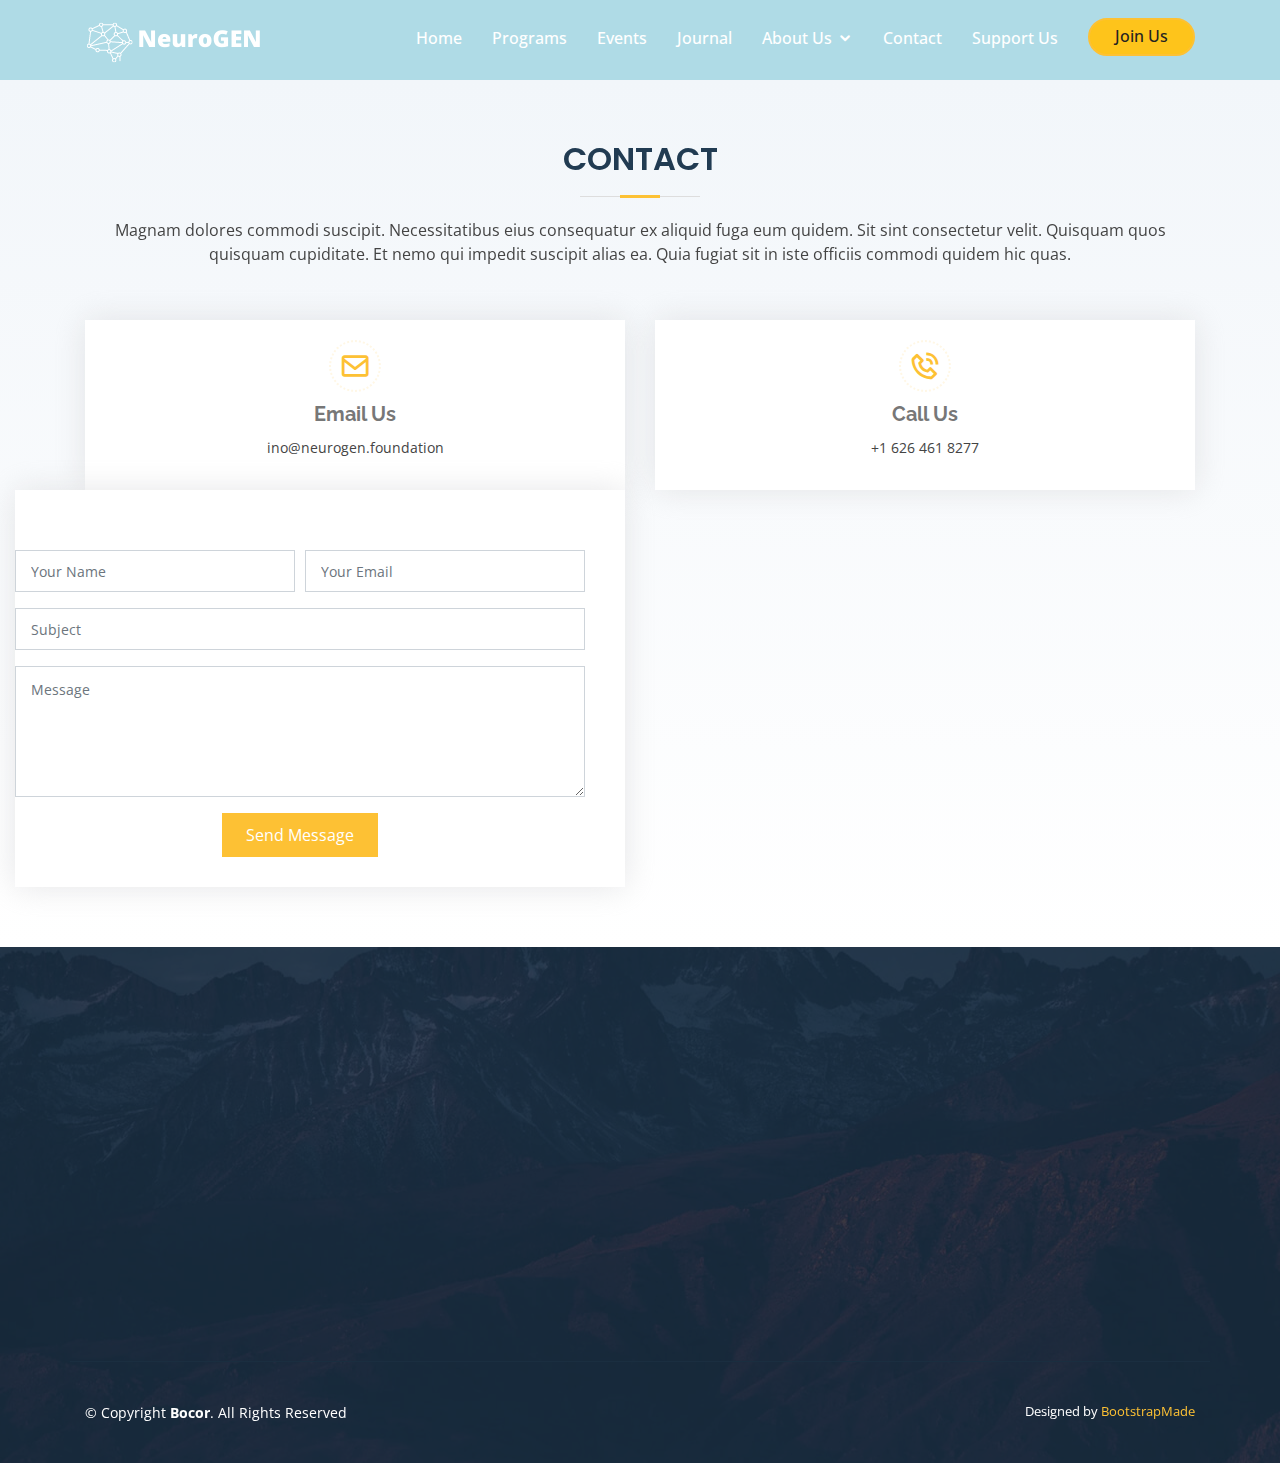
<file: contact.html>
<!DOCTYPE html>
<html lang="en">

<head>
  <meta charset="utf-8">
  <meta content="width=device-width, initial-scale=1.0" name="viewport">

  <title>Contact | NeuroGEN</title>
  <meta content="" name="descriptison">
  <meta content="" name="keywords">

  <!-- Favicons -->
  <link href="assets/img/NeuroGEN Favicon.png" rel="icon">
  <link href="assets/img/NeuroGEN Favicon.png" rel="apple-touch-icon">

  <!-- Google Fonts -->
  <link href="https://fonts.googleapis.com/css?family=Open+Sans:300,300i,400,400i,600,600i,700,700i|Raleway:300,300i,400,400i,500,500i,600,600i,700,700i|Poppins:300,300i,400,400i,500,500i,600,600i,700,700i" rel="stylesheet">

  <!-- Vendor CSS Files -->
  <link href="assets/vendor/bootstrap/css/bootstrap.min.css" rel="stylesheet">
  <link href="assets/vendor/icofont/icofont.min.css" rel="stylesheet">
  <link href="assets/vendor/boxicons/css/boxicons.min.css" rel="stylesheet">
  <link href="assets/vendor/venobox/venobox.css" rel="stylesheet">
  <link href="assets/vendor/aos/aos.css" rel="stylesheet">

  <!-- Template Main CSS File -->
  <link href="assets/css/style.css" rel="stylesheet">

  <!-- =======================================================
  * Template Name: Bocor - v2.0.0
  * Template URL: https://bootstrapmade.com/bocor-bootstrap-template-nice-animation/
  * Author: BootstrapMade.com
  * License: https://bootstrapmade.com/license/
  ======================================================== -->
</head>

<body>

  <!-- ======= Header ======= -->
  <header id="header">
    <div class="container d-flex">

      <div class="logo mr-auto">
        <!-- Uncomment below if you prefer to use an image logo -->
         <a href="index.html"><img src="assets/img/LOGO WHITE ACTUAL.png" alt="" class="img-fluid"></a>
      </div>

      <nav class="nav-menu d-none d-lg-block">
        <ul>
          <li class="active"><a href="index.html">Home</a></li>
          <li><a href="programs.html">Programs</a></li>
          <li><a href="events.html">Events</a></li>
          <li><a href="journal.html"> Journal</a></li>

          <li class="drop-down"><a href="">About Us</a>
            <ul>
              <li><a href="executive-board.html">Executive Board</a></li>
              <li><a href="committee-members.html">Committee Members</a></li>

</ul>
           
          <li><a href="contact.html">Contact </a></li>
          <li><a href="support-us.html">Support Us </a></li>

          <li class="get-started"><a href="#about">Join Us</a></li>
        </ul>
      </nav><!-- .nav-menu -->

    </div>
  </header><!-- End Header -->

 

    <!-- ======= Contact Section ======= -->
    <section id="contact" class="contact section-bg">
      <div class="container">

        <div class="section-title">
          <h2 data-aos="fade-in">Contact</h2>
          <p data-aos="fade-in">Magnam dolores commodi suscipit. Necessitatibus eius consequatur ex aliquid fuga eum quidem. Sit sint consectetur velit. Quisquam quos quisquam cupiditate. Et nemo qui impedit suscipit alias ea. Quia fugiat sit in iste officiis commodi quidem hic quas.</p>
        </div>

        <div class="row">

          <div class="col-lg-6">

        
                <div class="info-box mt-4" >
                  <i class="bx bx-envelope"></i>
                  <h3>Email Us</h3>
                  <p>ino@neurogen.foundation</p>
                </div>
              </div>
              <div class="col-md-6">
                <div class="info-box mt-4">
                  <i class="bx bx-phone-call"></i>
                  <h3>Call Us</h3>
                  <p>+1 626 461 8277</p>
                </div>
              </div>
            </div>

          </div>

          <div class="col-md-6 justify-content-center">
            <form action="forms/contact.php" method="post" role="form" class="php-email-form" >
              <div class="form-row">
                <div class="col-md-6 form-group">
                  <input type="text" name="name" class="form-control" id="name" placeholder="Your Name" data-rule="minlen:4" data-msg="Please enter at least 4 chars" />
                  <div class="validate"></div>
                </div>
                <div class="col-md-6 form-group">
                  <input type="email" class="form-control" name="email" id="email" placeholder="Your Email" data-rule="email" data-msg="Please enter a valid email" />
                  <div class="validate"></div>
                </div>
              </div>
              <div class="form-group">
                <input type="text" class="form-control" name="subject" id="subject" placeholder="Subject" data-rule="minlen:4" data-msg="Please enter at least 8 chars of subject" />
                <div class="validate"></div>
              </div>
              <div class="form-group">
                <textarea class="form-control" name="message" rows="5" data-rule="required" data-msg="Please write something for us" placeholder="Message"></textarea>
                <div class="validate"></div>
              </div>
              <div class="mb-3">
                <div class="loading">Loading</div>
                <div class="error-message"></div>
                <div class="sent-message">Your message has been sent. Thank you!</div>
              </div>
              <div class="text-center"><button type="submit">Send Message</button></div>
            </form>
          </div>

        </div>

      </div>
    </section><!-- End Contact Section -->

  </main><!-- End #main -->

  <!-- ======= Footer ======= -->
  <footer id="footer">

    <div class="footer-top">

      <div class="container" data-aos="fade-up">

        <div class="row  justify-content-center">
          <div class="col-lg-6">
            <h3>Bocor</h3>
            <p>Et aut eum quis fuga eos sunt ipsa nihil. Labore corporis magni eligendi fuga maxime saepe commodi placeat.</p>
          </div>
        </div>

        <div class="row footer-newsletter justify-content-center">
          <div class="col-lg-6">
            <form action="" method="post">
              <input type="email" name="email" placeholder="Enter your Email"><input type="submit" value="Subscribe">
            </form>
          </div>
        </div>

        <div class="social-links">
          <a href="#" class="twitter"><i class="bx bxl-twitter"></i></a>
          <a href="#" class="facebook"><i class="bx bxl-facebook"></i></a>
          <a href="#" class="instagram"><i class="bx bxl-instagram"></i></a>
          <a href="#" class="google-plus"><i class="bx bxl-skype"></i></a>
          <a href="#" class="linkedin"><i class="bx bxl-linkedin"></i></a>
        </div>

      </div>
    </div>

    <div class="container footer-bottom clearfix">
      <div class="copyright">
        &copy; Copyright <strong><span>Bocor</span></strong>. All Rights Reserved
      </div>
      <div class="credits">
        <!-- All the links in the footer should remain intact. -->
        <!-- You can delete the links only if you purchased the pro version. -->
        <!-- Licensing information: https://bootstrapmade.com/license/ -->
        <!-- Purchase the pro version with working PHP/AJAX contact form: https://bootstrapmade.com/bocor-bootstrap-template-nice-animation/ -->
        Designed by <a href="https://bootstrapmade.com/">BootstrapMade</a>
      </div>
    </div>
  </footer><!-- End Footer -->

  <a href="#" class="back-to-top"><i class="icofont-simple-up"></i></a>

  <!-- Vendor JS Files -->
  <script src="assets/vendor/jquery/jquery.min.js"></script>
  <script src="assets/vendor/bootstrap/js/bootstrap.bundle.min.js"></script>
  <script src="assets/vendor/jquery.easing/jquery.easing.min.js"></script>
  <script src="assets/vendor/php-email-form/validate.js"></script>
  <script src="assets/vendor/isotope-layout/isotope.pkgd.min.js"></script>
  <script src="assets/vendor/venobox/venobox.min.js"></script>
  <script src="assets/vendor/aos/aos.js"></script>

  <!-- Template Main JS File -->
  <script src="assets/js/main.js"></script>

</body>

</html>
</file>
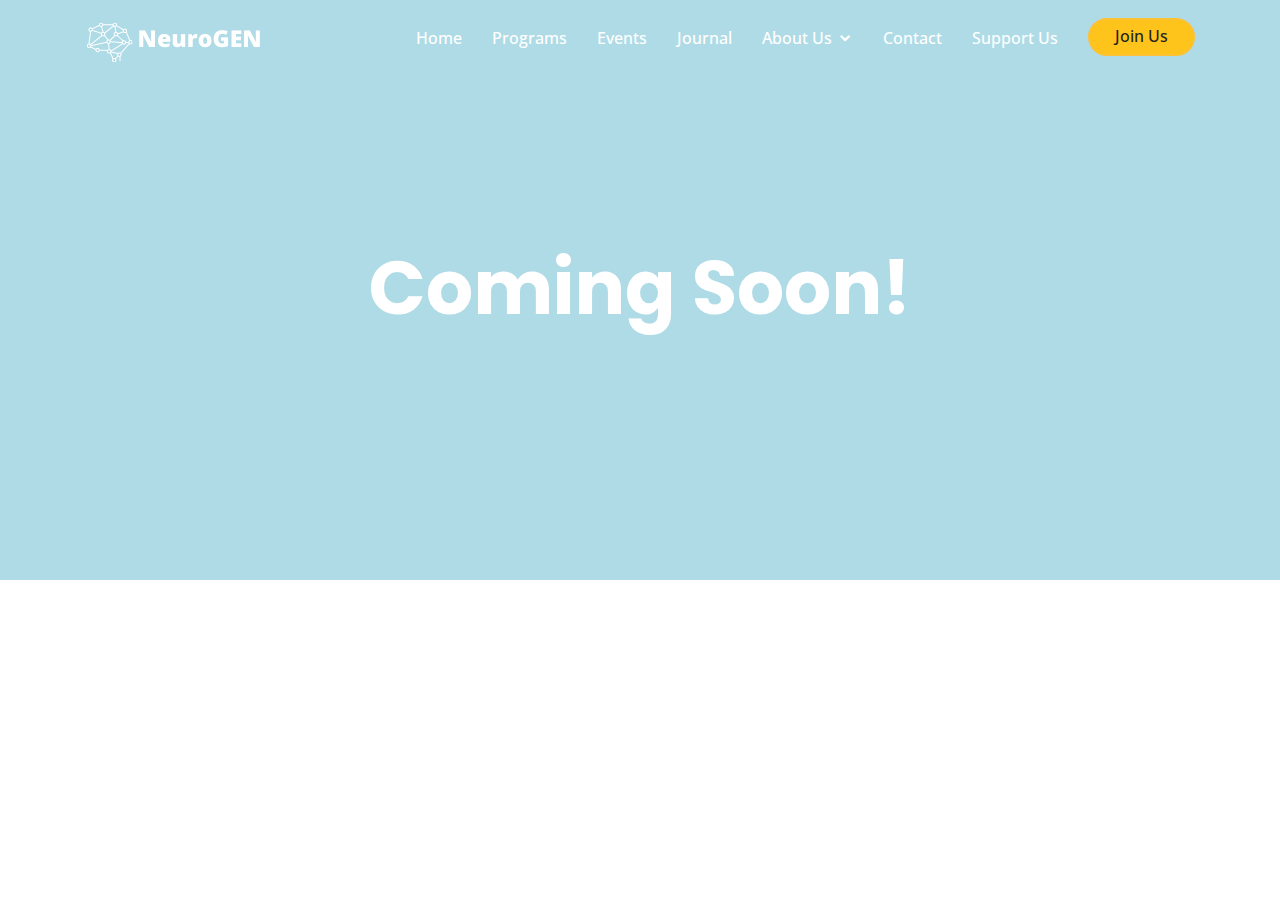
<file: events.html>
<!DOCTYPE html>
<html lang="en">

<head>
  <meta charset="utf-8">
  <meta content="width=device-width, initial-scale=1.0" name="viewport">

  <title>Events | NeuroGEN</title>
  <meta content="" name="descriptison">
  <meta content="" name="keywords">

  <!-- Favicons -->
  <link href="assets/img/NeuroGEN Favicon.png" rel="icon">
  <link href="assets/img/NeuroGEN Favicon.png" rel="apple-touch-icon">

  <!-- Google Fonts -->
  <link href="https://fonts.googleapis.com/css?family=Open+Sans:300,300i,400,400i,600,600i,700,700i|Raleway:300,300i,400,400i,500,500i,600,600i,700,700i|Poppins:300,300i,400,400i,500,500i,600,600i,700,700i" rel="stylesheet">

  <!-- Vendor CSS Files -->
  <link href="assets/vendor/bootstrap/css/bootstrap.min.css" rel="stylesheet">
  <link href="assets/vendor/icofont/icofont.min.css" rel="stylesheet">
  <link href="assets/vendor/boxicons/css/boxicons.min.css" rel="stylesheet">
  <link href="assets/vendor/venobox/venobox.css" rel="stylesheet">
  <link href="assets/vendor/aos/aos.css" rel="stylesheet">

  <!-- Template Main CSS File -->
  <link href="assets/css/style.css" rel="stylesheet">

  <!-- =======================================================
  * Template Name: Bocor - v2.0.0
  * Template URL: https://bootstrapmade.com/bocor-bootstrap-template-nice-animation/
  * Author: BootstrapMade.com
  * License: https://bootstrapmade.com/license/
  ======================================================== -->
</head>

<body>

  <!-- ======= Header ======= -->
  <header id="header">
    <div class="container d-flex">

      <div class="logo mr-auto">
        <!-- Uncomment below if you prefer to use an image logo -->
         <a href="index.html"><img src="assets/img/LOGO WHITE ACTUAL.png" alt="" class="img-fluid"></a>
      </div>

      <nav class="nav-menu d-none d-lg-block">
        <ul>
          <li class="active"><a href="index.html">Home</a></li>
          <li><a href="programs.html">Programs</a></li>
          <li><a href="events.html">Events</a></li>
          <li><a href="journal.html"> Journal</a></li>

          <li class="drop-down"><a href="">About Us</a>
            <ul>
              <li><a href="executive-board.html">Executive Board</a></li>
              <li><a href="committee-members.html">Committee Members</a></li>
</ul>
           
          <li><a href="contact.html">Contact </a></li>
          <li><a href="support.html">Support Us </a></li>
          <li class="get-started"><a href="#about">Join Us</a></li>
      </nav><!-- .nav-menu -->

    </div>
  </header><!-- End Header -->

  <!-- ======= Hero Section ======= -->

    <main id="main">
      <section id="hero">
    
        <div class="slide-content text-center">
            <h1>Coming Soon!</h1>
      </div>
          
          </div>
        </div>
        </div>

  </section><!-- End Hero -->

  


  <a href="#" class="back-to-top"><i class="icofont-simple-up"></i></a>

  <!-- Vendor JS Files -->
  <script src="assets/vendor/jquery/jquery.min.js"></script>
  <script src="assets/vendor/bootstrap/js/bootstrap.bundle.min.js"></script>
  <script src="assets/vendor/jquery.easing/jquery.easing.min.js"></script>
  <script src="assets/vendor/php-email-form/validate.js"></script>
  <script src="assets/vendor/isotope-layout/isotope.pkgd.min.js"></script>
  <script src="assets/vendor/venobox/venobox.min.js"></script>
  <script src="assets/vendor/aos/aos.js"></script>

  <!-- Template Main JS File -->
  <script src="assets/js/main.js"></script>

</body>

</html>
</file>
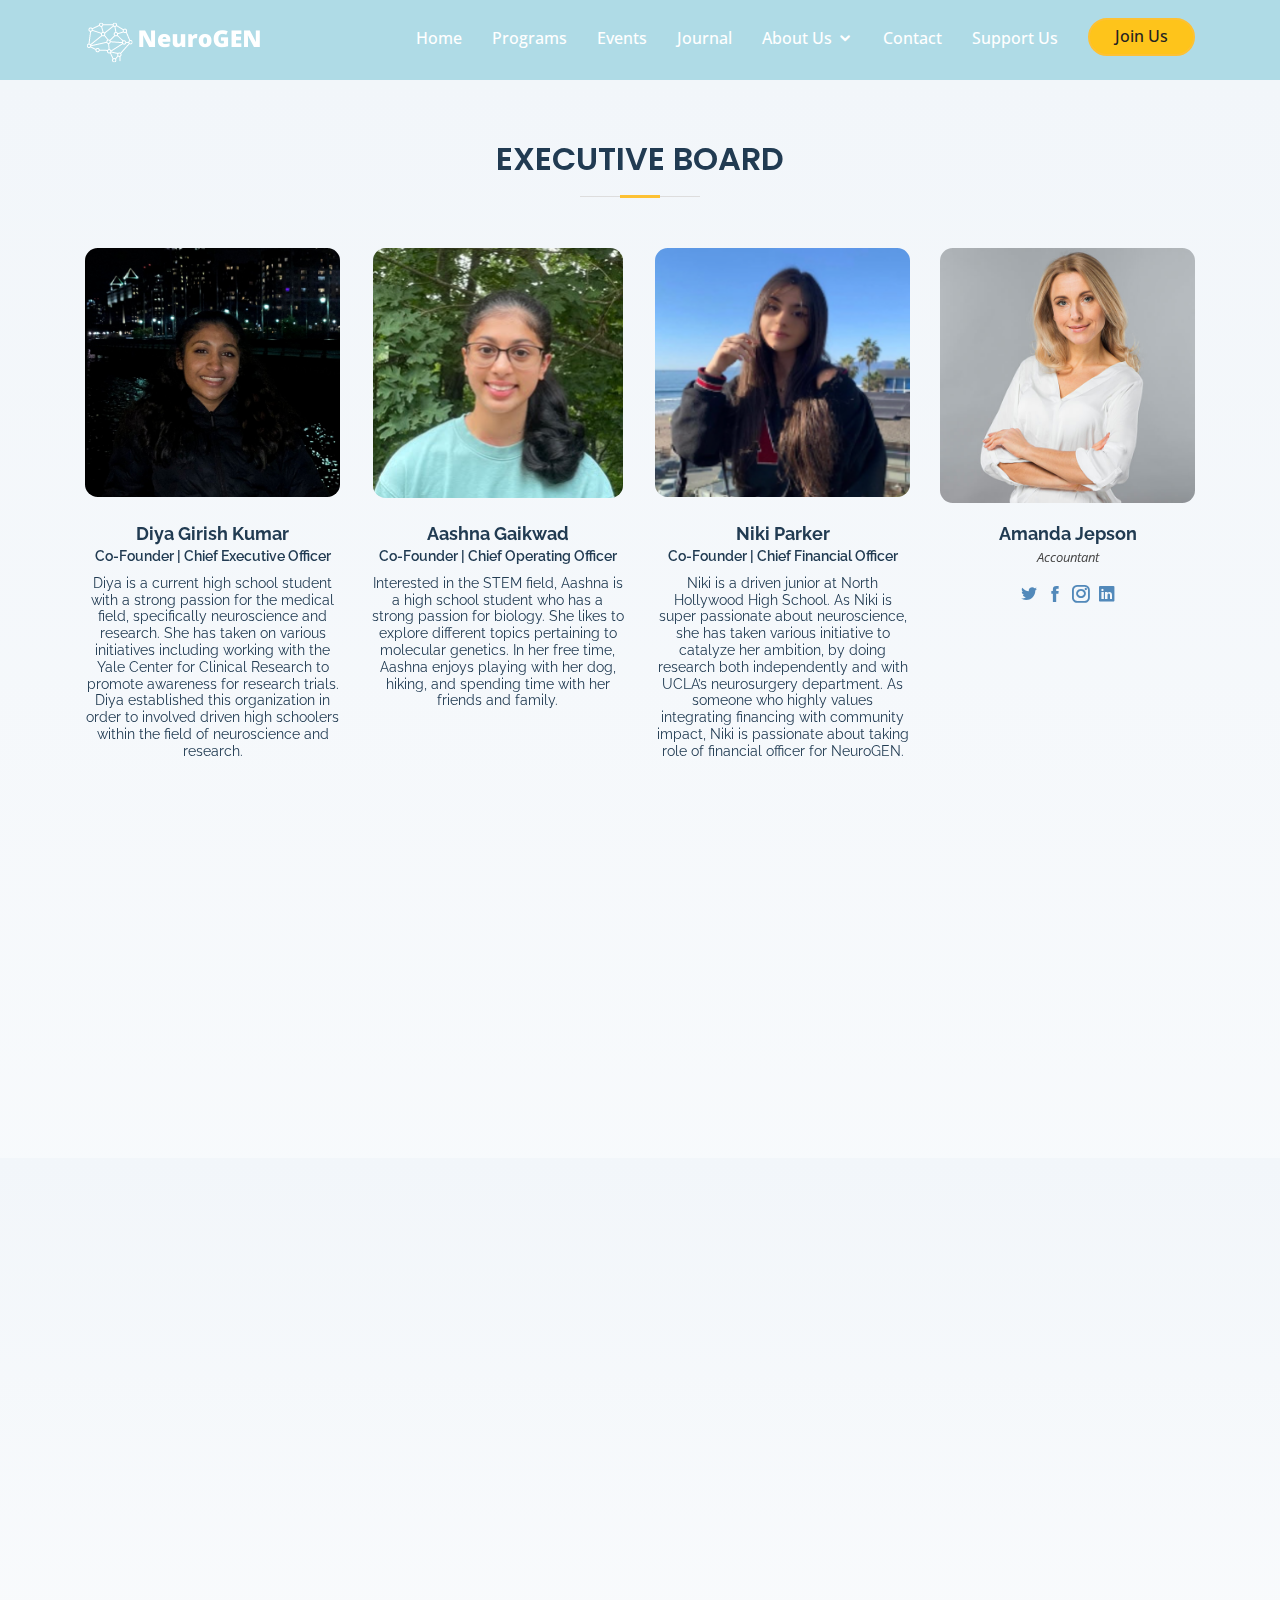
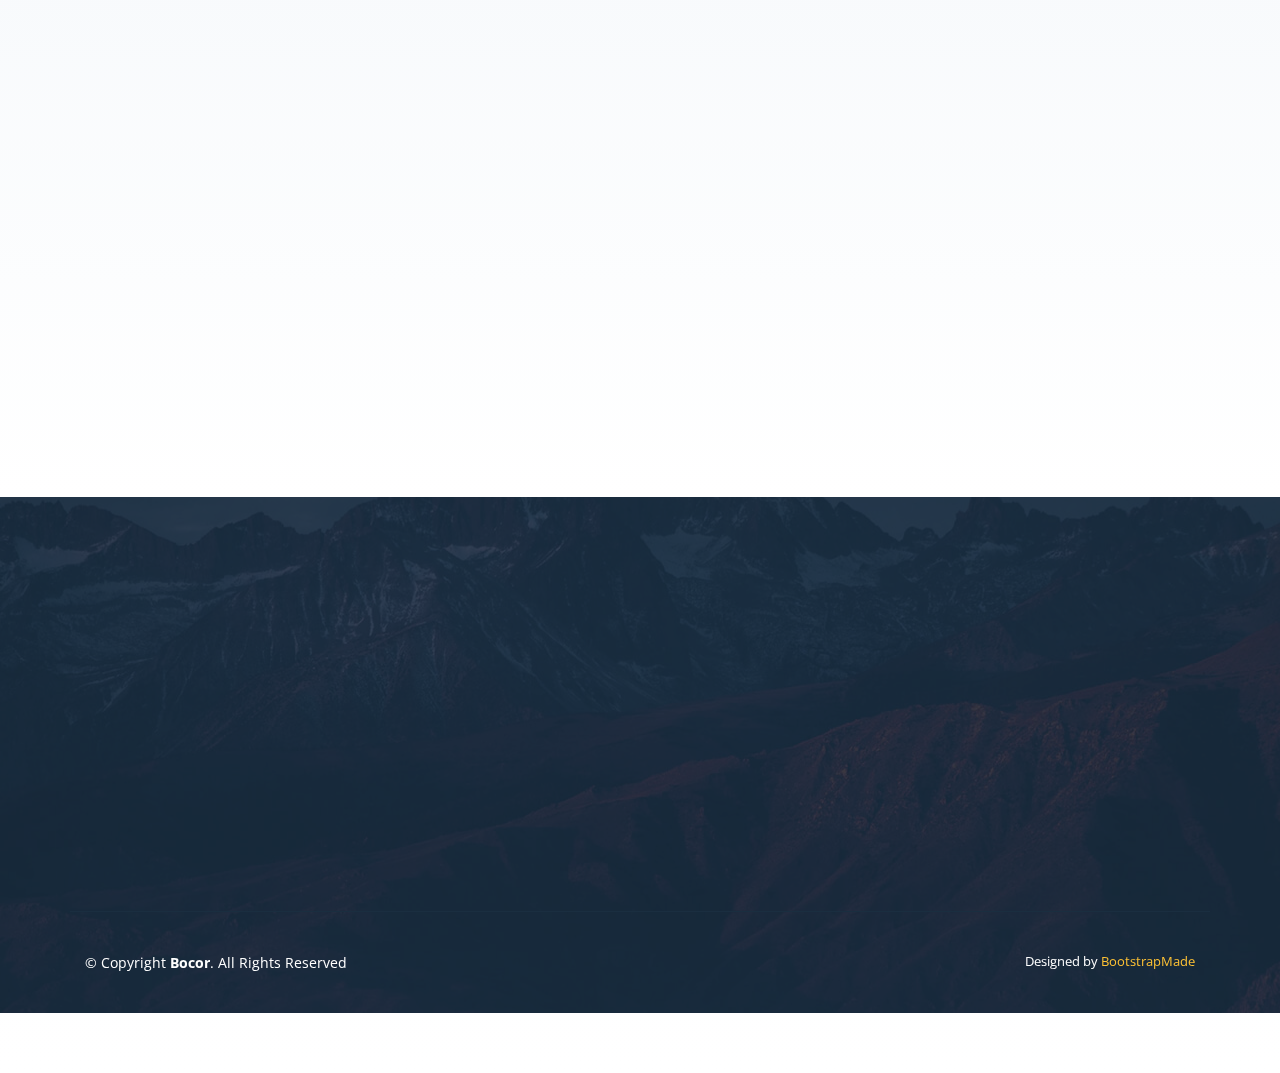
<file: executive-board.html>
<!DOCTYPE html>
<html lang="en">

<head> 
  <meta charset="utf-8">
  <meta content="width=device-width, initial-scale=1.0" name="viewport">

  <title>Executive Board | NeuroGEN</title>
  <meta content="" name="descriptison">
  <meta content="" name="keywords">

  <!-- Favicons -->
  <link href="assets/img/NeuroGEN Favicon.png" rel="icon">
  <link href="assets/img/NeuroGEN Favicon.png" rel="apple-touch-icon">

  <!-- Google Fonts -->
  <link href="https://fonts.googleapis.com/css?family=Open+Sans:300,300i,400,400i,600,600i,700,700i|Raleway:300,300i,400,400i,500,500i,600,600i,700,700i|Poppins:300,300i,400,400i,500,500i,600,600i,700,700i" rel="stylesheet">

  <!-- Vendor CSS Files -->
  <link href="assets/vendor/bootstrap/css/bootstrap.min.css" rel="stylesheet">
  <link href="assets/vendor/icofont/icofont.min.css" rel="stylesheet">
  <link href="assets/vendor/boxicons/css/boxicons.min.css" rel="stylesheet">
  <link href="assets/vendor/venobox/venobox.css" rel="stylesheet">
  <link href="assets/vendor/aos/aos.css" rel="stylesheet">

  <!-- Template Main CSS File -->
  <link href="assets/css/style.css" rel="stylesheet">

  <!-- =======================================================
  * Template Name: Bocor - v2.0.0
  * Template URL: https://bootstrapmade.com/bocor-bootstrap-template-nice-animation/
  * Author: BootstrapMade.com
  * License: https://bootstrapmade.com/license/
  ======================================================== -->
</head>

<body>

  <!-- ======= Header ======= -->
  <header id="header">
    <div class="container d-flex">

      <div class="logo mr-auto">
        <!-- Uncomment below if you prefer to use an image logo -->
         <a href="index.html"><img src="assets/img/LOGO WHITE ACTUAL.png" alt="" class="img-fluid"></a>
      </div>

      <nav class="nav-menu d-none d-lg-block">
        <ul>
          <li class="active"><a href="index.html">Home</a></li>
          <li><a href="programs.html">Programs</a></li>
          <li><a href="events.html">Events</a></li>
          <li><a href="journal.html"> Journal</a></li>

          <li class="drop-down"><a href="">About Us</a>
            <ul>
              <li><a href="executive-board.html">Executive Board</a></li>
              <li><a href="committee-members.html">Committee Members</a></li>
</ul>
           
          <li><a href="contact.html">Contact </a></li>
          <li><a href="support-us.html">Support Us </a></li>

          <li class="get-started"><a href="#about">Join Us</a></li>
        </ul>
      </nav><!-- .nav-menu -->

    </div>
  </header><!-- End Header -->


    <!-- ======= Team Section ======= -->
    <section id="team" class="team section-bg">
      <div class="container">

        <div class="section-title">
          <h2 data-aos="fade-in">Executive Board</h2>
        </div>

        <div class="row">
          <div class="col-xl-3 col-lg-4 col-md-6 align-items-center">
            <div class="member" data-aos="fade-up">
              <div class="pic"><img src="assets/img/team/Screen Shot 2021-08-17 at 11.08.05 AM.png" alt=""></div>
              <h4>Diya Girish Kumar</h4>
              <h2>Co-Founder | Chief Executive Officer</h2>
              
              <h1>Diya is a current high school student with a strong passion for the medical field, specifically neuroscience and research. She has taken on various initiatives including working with the Yale Center for Clinical Research to promote awareness for research trials. Diya established this organization in order to involved driven high schoolers within the field of neuroscience and research.
               
            </div>
          </div>
            

          <div class="col-xl-3 col-lg-4 col-md-6">
            <div class="member" data-aos="fade-up" data-aos-delay="100">
              <div class="pic"><img src="assets/img/team/Screen Shot 2021-08-25 at 10.24.37 AM.png" alt=""></div>
              <h4>Aashna Gaikwad </h4>
              <h2>Co-Founder | Chief Operating Officer</h2>
              <h1>Interested in the STEM field, Aashna is a high school student who has a strong passion for biology. She likes to explore different topics pertaining to molecular genetics. In her free time, Aashna enjoys playing with her dog, hiking, and spending time with her friends and family.

              
            </div>
          </div>

          <div class="col-xl-3 col-lg-4 col-md-6">
            <div class="member" data-aos="fade-up" data-aos-delay="200">
              <div class="pic"><img src="assets/img/team/Screen Shot 2021-08-25 at 10.31.01 AM.png" style="width:500px;" style="width:50px;" alt=""></div>
              <h4>Niki Parker</h4>
              <h2>Co-Founder | Chief Financial Officer</h2>
              <h1>Niki is a driven junior at North Hollywood High School. As Niki is super passionate about neuroscience, she has taken various initiative to catalyze her ambition, by doing research both independently and with UCLA’s neurosurgery department. As someone who highly values integrating financing with community impact, Niki is passionate about taking role of financial officer for NeuroGEN.

              </h1>
           
            </div>
          </div>

          <div class="col-xl-3 col-lg-4 col-md-6">
            <div class="member" data-aos="fade-up" data-aos-delay="300">
              <div class="pic"><img src="assets/img/team/team-4.jpg" alt=""></div>
              <h4>Amanda Jepson</h4>
              <span>Accountant</span>
              <div class="social">
                <a href=""><i class="icofont-twitter"></i></a>
                <a href=""><i class="icofont-facebook"></i></a>
                <a href=""><i class="icofont-instagram"></i></a>
                <a href=""><i class="icofont-linkedin"></i></a>
              </div>
            </div>
          </div>
        </div>


        <div class="row">
            <div class="col-xl-3 col-lg-4 col-md-6 align-items-center">
              <div class="member" data-aos="fade-up">
                <div class="pic"><img src="assets/img/team/team-1.jpg" alt=""></div>
                <h4>Diya Girish Kumar</h4>
                <span>Co-Founder | Chief Executive Officer</span>



               
              </div>
            </div>
  
            <div class="col-xl-3 col-lg-4 col-md-6">
              <div class="member" data-aos="fade-up" data-aos-delay="100">
                <div class="pic"><img src="assets/img/team/team-2.jpg" alt=""></div>
                <h4>Aashna Gaikwad</h4>
                <span>Co-Founder</span>
                
              </div>
            </div>
  
            <div class="col-xl-3 col-lg-4 col-md-6">
              <div class="member" data-aos="fade-up" data-aos-delay="200">
                <div class="pic"><img src="assets/img/team/team-3.jpg" alt=""></div>
                <h4>Niki Parker</h4>
                <span>Co-Founder | Chief Financial Officer</span>
                <div class="social">
                  <a href=""><i class="icofont-twitter"></i></a>
                  <a href=""><i class="icofont-facebook"></i></a>
                  <a href=""><i class="icofont-instagram"></i></a>
                  <a href=""><i class="icofont-linkedin"></i></a>
                </div>
              </div>
            </div>
  
            <div class="col-xl-3 col-lg-4 col-md-6">
              <div class="member" data-aos="fade-up" data-aos-delay="300">
                <div class="pic"><img src="assets/img/team/team-4.jpg" alt=""></div>
                <h4>Amanda Jepson</h4>
                <span>Accountant</span>
                <div class="social">
                  <a href=""><i class="icofont-twitter"></i></a>
                  <a href=""><i class="icofont-facebook"></i></a>
                  <a href=""><i class="icofont-instagram"></i></a>
                  <a href=""><i class="icofont-linkedin"></i></a>
                </div>
              </div>
            </div>
          </div>
      </div>
      <section id="team" class="team section-bg">
        <div class="container">
  
          <div class="section-title">
            <h2 data-aos="fade-in">Advisory Board</h2>
          </div>
  
          <div class="row">
            <div class="col-xl-3 col-lg-4 col-md-6 align-items-center">
              <div class="member" data-aos="fade-up">
                <div class="pic"><img src="assets/img/team/profilephoto.jpeg" alt=""></div>
                <h4>Dr. Deena Kuruvilla, M.D.</h4>
                <h1> Deena E. Kuruvilla, M.D., is a board certified neurologist and Director of the Westport Headache Institute, where she employs a holistic approach to diagnosis and treatment. She has held clinical appointments at the Yale University School of Medicine prior to starting her own practice, and has authored several articles, book chapters, and research publications. 
                  Dr. Kuruvilla completed her medical internship at the Mount Sinai School of Medicine in New York. Subsequently, she completed her Neurology residency at Brown University in Rhode Island, where she was chief resident. She went on to complete a fellowship in Headache and Facial Pain at the Montefiore Headache Center and the Albert Einstein College of Medicine. 


                </h1>
                <div class="social">
                  <a href=""><i class="icofont-twitter"></i></a>
                  <a href=""><i class="icofont-facebook"></i></a>
                  <a href=""><i class="icofont-instagram"></i></a>
                  <a href=""><i class="icofont-linkedin"></i></a>
                </div>
              </div>
            </div>
  
            <div class="col-xl-3 col-lg-4 col-md-6">
              <div class="member" data-aos="fade-up" data-aos-delay="100">
                <div class="pic"><img src="assets/img/team/team-2.jpg" alt=""></div>
                <h4>Aashna Gaikwad</h4>
                <span>Co-Founder</span>
                <div class="social">
                  <a href=""><i class="icofont-twitter"></i></a>
                  <a href=""><i class="icofont-facebook"></i></a>
                  <a href=""><i class="icofont-instagram"></i></a>
                  <a href=""><i class="icofont-linkedin"></i></a>
                </div>
              </div>
            </div>
  
            <div class="col-xl-3 col-lg-4 col-md-6">
              <div class="member" data-aos="fade-up" data-aos-delay="200">
                <div class="pic"><img src="assets/img/team/team-3.jpg" alt=""></div>
                <h4>Niki Parker</h4>
                <span>Co-Founder | Chief Financial Officer</span>
                <div class="social">
                  <a href=""><i class="icofont-twitter"></i></a>
                  <a href=""><i class="icofont-facebook"></i></a>
                  <a href=""><i class="icofont-instagram"></i></a>
                  <a href=""><i class="icofont-linkedin"></i></a>
                </div>
              </div>
            </div>
  
            <div class="col-xl-3 col-lg-4 col-md-6">
              <div class="member" data-aos="fade-up" data-aos-delay="300">
                <div class="pic"><img src="assets/img/team/team-4.jpg" alt=""></div>
                <h4>Amanda Jepson</h4>
                <span>Accountant</span>
                <div class="social">
                  <a href=""><i class="icofont-twitter"></i></a>
                  <a href=""><i class="icofont-facebook"></i></a>
                  <a href=""><i class="icofont-instagram"></i></a>
                  <a href=""><i class="icofont-linkedin"></i></a>
                </div>
              </div>
            </div>
          </div>
      
    </section><!-- End Team Section -->

   
    


  </main><!-- End #main -->

  <!-- ======= Footer ======= -->
  <footer id="footer">

    <div class="footer-top">

      <div class="container" data-aos="fade-up">

        <div class="row  justify-content-center">
          <div class="col-lg-6">
            <h3>Bocor</h3>
            <p>Et aut eum quis fuga eos sunt ipsa nihil. Labore corporis magni eligendi fuga maxime saepe commodi placeat.</p>
          </div>
        </div>

        <div class="row footer-newsletter justify-content-center">
          <div class="col-lg-6">
            <form action="" method="post">
              <input type="email" name="email" placeholder="Enter your Email"><input type="submit" value="Subscribe">
            </form>
          </div>
        </div>

        <div class="social-links">
          <a href="#" class="twitter"><i class="bx bxl-twitter"></i></a>
          <a href="#" class="facebook"><i class="bx bxl-facebook"></i></a>
          <a href="#" class="instagram"><i class="bx bxl-instagram"></i></a>
          <a href="#" class="google-plus"><i class="bx bxl-skype"></i></a>
          <a href="#" class="linkedin"><i class="bx bxl-linkedin"></i></a>
        </div>

      </div>
    </div>

    <div class="container footer-bottom clearfix">
      <div class="copyright">
        &copy; Copyright <strong><span>Bocor</span></strong>. All Rights Reserved
      </div>
      <div class="credits">
        <!-- All the links in the footer should remain intact. -->
        <!-- You can delete the links only if you purchased the pro version. -->
        <!-- Licensing information: https://bootstrapmade.com/license/ -->
        <!-- Purchase the pro version with working PHP/AJAX contact form: https://bootstrapmade.com/bocor-bootstrap-template-nice-animation/ -->
        Designed by <a href="https://bootstrapmade.com/">BootstrapMade</a>
      </div>
    </div>
  </footer><!-- End Footer -->

  <a href="#" class="back-to-top"><i class="icofont-simple-up"></i></a>

  <!-- Vendor JS Files -->
  <script src="assets/vendor/jquery/jquery.min.js"></script>
  <script src="assets/vendor/bootstrap/js/bootstrap.bundle.min.js"></script>
  <script src="assets/vendor/jquery.easing/jquery.easing.min.js"></script>
  <script src="assets/vendor/php-email-form/validate.js"></script>
  <script src="assets/vendor/isotope-layout/isotope.pkgd.min.js"></script>
  <script src="assets/vendor/venobox/venobox.min.js"></script>
  <script src="assets/vendor/aos/aos.js"></script>

  <!-- Template Main JS File -->
  <script src="assets/js/main.js"></script>

</body>

</html>
</file>
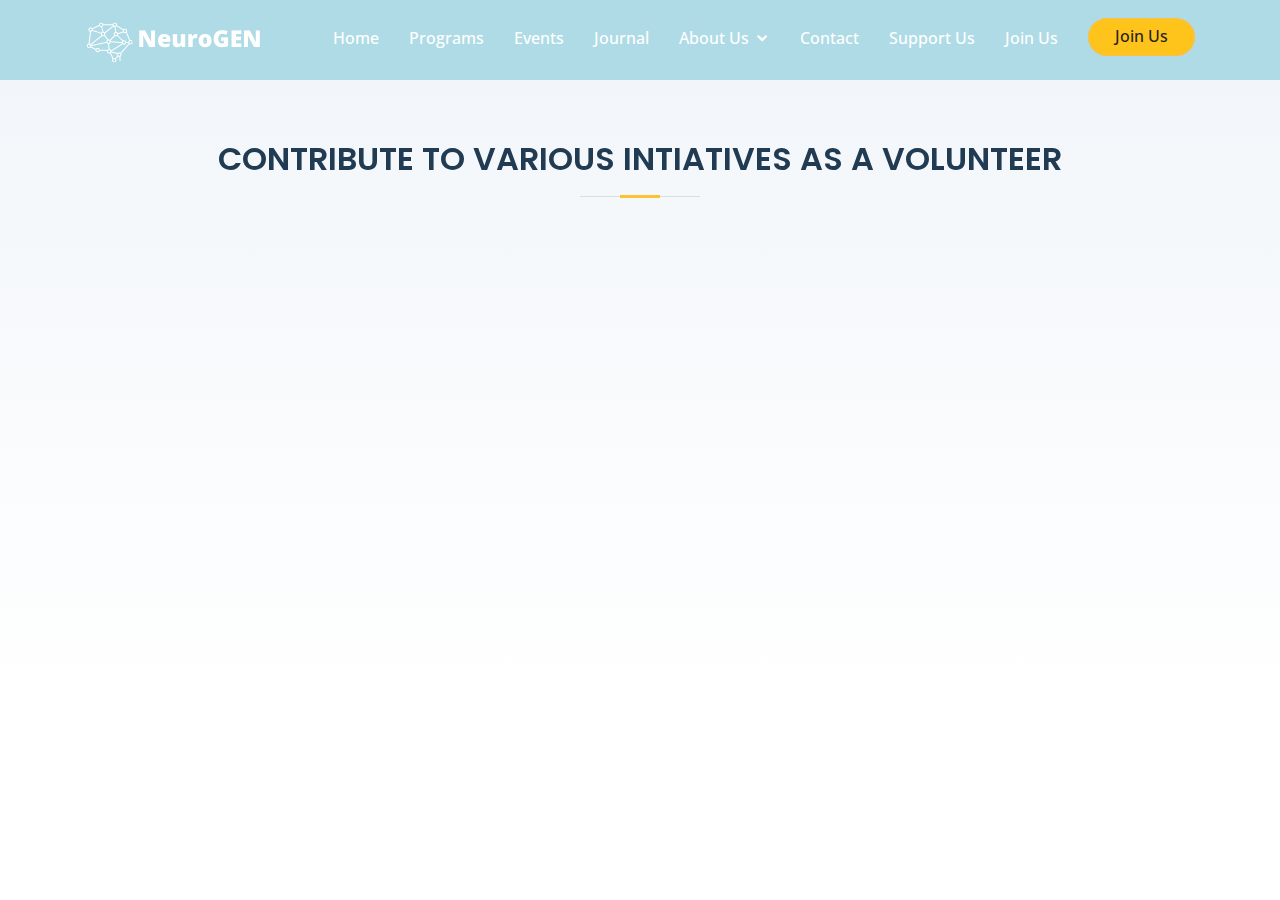
<file: join-us.html>
<!DOCTYPE html>
<html lang="en">

<head>
  <meta charset="utf-8">
  <meta content="width=device-width, initial-scale=1.0" name="viewport">

  <title>Home | NeuroGEN</title>
  <meta content="" name="descriptison">
  <meta content="" name="keywords">

  <!-- Favicons -->
  <link href="assets/img/NeuroGEN Favicon.png" rel="icon">
  <link href="assets/img/NeuroGEN Favicon.png" rel="apple-touch-icon">

  <!-- Google Fonts -->
  <link href="https://fonts.googleapis.com/css?family=Open+Sans:300,300i,400,400i,600,600i,700,700i|Raleway:300,300i,400,400i,500,500i,600,600i,700,700i|Poppins:300,300i,400,400i,500,500i,600,600i,700,700i" rel="stylesheet">

  <!-- Vendor CSS Files -->
  <link href="assets/vendor/bootstrap/css/bootstrap.min.css" rel="stylesheet">
  <link href="assets/vendor/icofont/icofont.min.css" rel="stylesheet">
  <link href="assets/vendor/boxicons/css/boxicons.min.css" rel="stylesheet">
  <link href="assets/vendor/venobox/venobox.css" rel="stylesheet">
  <link href="assets/vendor/aos/aos.css" rel="stylesheet">

  <!-- Template Main CSS File -->
  <link href="assets/css/style.css" rel="stylesheet">

  <!-- =======================================================
  * Template Name: Bocor - v2.0.0
  * Template URL: https://bootstrapmade.com/bocor-bootstrap-template-nice-animation/
  * Author: BootstrapMade.com
  * License: https://bootstrapmade.com/license/
  ======================================================== -->
</head>

<body>

  <!-- ======= Header ======= -->
  <header id="header">
    <div class="container d-flex">

      <div class="logo mr-auto">
        <!-- Uncomment below if you prefer to use an image logo -->
         <a href="index.html"><img src="assets/img/LOGO WHITE ACTUAL.png" alt="" class="img-fluid"></a>
      </div>

      <nav class="nav-menu d-none d-lg-block">
        <ul>
          <li class="active"><a href="index.html">Home</a></li>
          <li><a href="programs.html">Programs</a></li>
          <li><a href="events.html">Events</a></li>
          <li><a href="journal.html"> Journal</a></li>

          <li class="drop-down"><a href="">About Us</a>
            <ul>
              <li><a href="executive-board.html">Executive Board</a></li>
              <li><a href="committee-members.html">Committee Members</a></li>
</ul>
           
          <li><a href="contact.html">Contact </a></li>
          <li><a href="support-us.html">Support Us </a></li>
          <li><a href="join-us.html">Join Us </a></li>

          <li class="get-started"><a href="#about">Join Us</a></li>
      </nav><!-- .nav-menu -->

    </div>
  </header><!-- End Header -->

 
   

    <!-- ======= Portfolio Section ======= -->
    <section id="portfolio" class="portfolio section-bg">
      <div class="container">

        <div class="section-title">
          <h2 data-aos="fade-in">Contribute to various intiatives as a volunteer</h2>
        </div>
        <div style="width:100%;height:400px;color:#FFFFFF;"></div><script src="//embed.typeform.com/next/embed.js"></script>  </div>

        <div class="row">
          <div class="col-lg-12">
           
          </div>
       
  <a href="#" class="back-to-top"><i class="icofont-simple-up"></i></a>

  <!-- Vendor JS Files -->
  <script src="assets/vendor/jquery/jquery.min.js"></script>
  <script src="assets/vendor/bootstrap/js/bootstrap.bundle.min.js"></script>
  <script src="assets/vendor/jquery.easing/jquery.easing.min.js"></script>
  <script src="assets/vendor/php-email-form/validate.js"></script>
  <script src="assets/vendor/isotope-layout/isotope.pkgd.min.js"></script>
  <script src="assets/vendor/venobox/venobox.min.js"></script>
  <script src="assets/vendor/aos/aos.js"></script>

  <!-- Template Main JS File -->
  <script src="assets/js/main.js"></script>

</body>

</html>
</file>
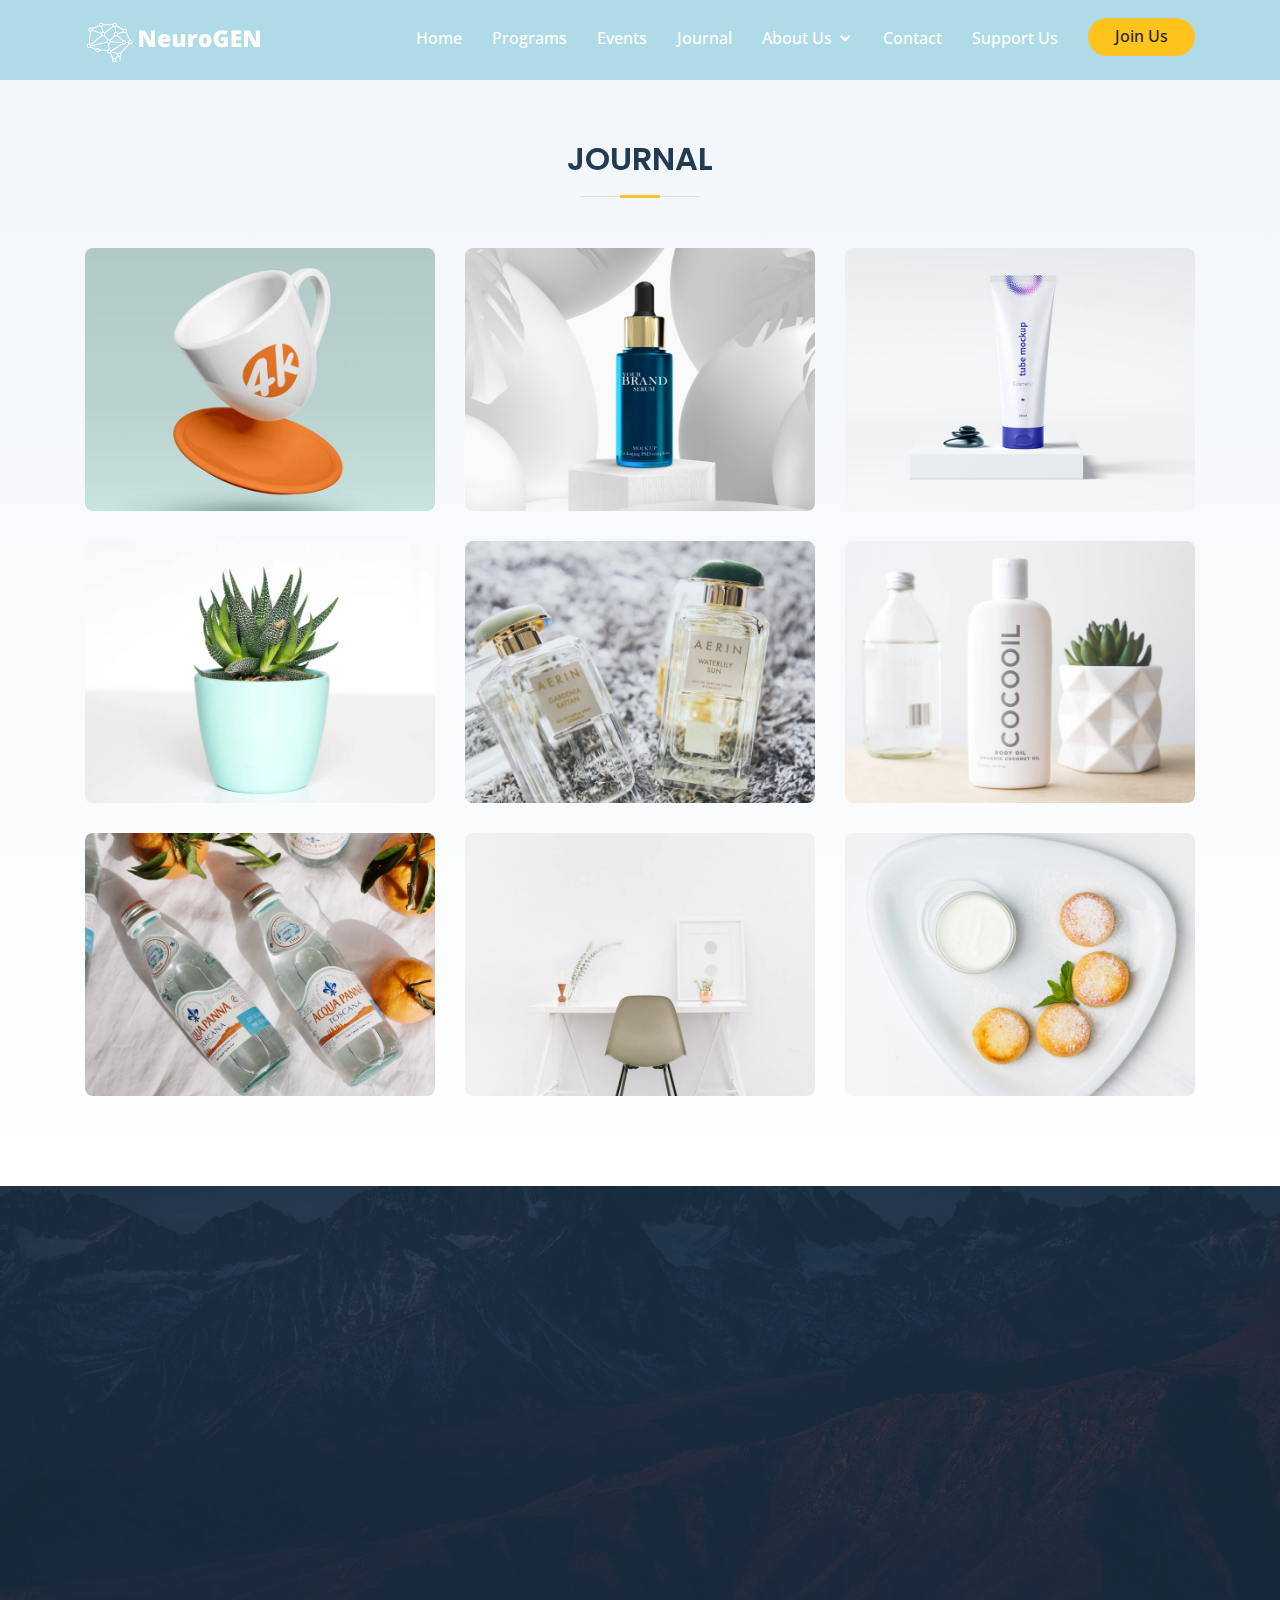
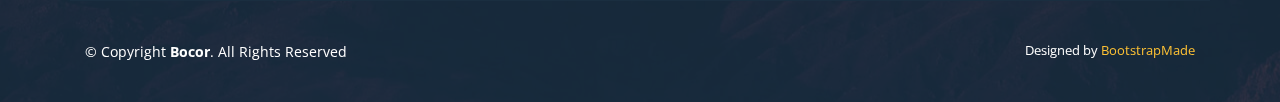
<file: journal.html>
<!DOCTYPE html>
<html lang="en">

<head>
  <meta charset="utf-8">
  <meta content="width=device-width, initial-scale=1.0" name="viewport">

  <title>Journal | NeuroGEN</title>
  <meta content="" name="descriptison">
  <meta content="" name="keywords">

  <!-- Favicons -->
  <link href="assets/img/NeuroGEN Favicon.png" rel="icon">
  <link href="assets/img/NeuroGEN Favicon.png" rel="apple-touch-icon">

  <!-- Google Fonts -->
  <link href="https://fonts.googleapis.com/css?family=Open+Sans:300,300i,400,400i,600,600i,700,700i|Raleway:300,300i,400,400i,500,500i,600,600i,700,700i|Poppins:300,300i,400,400i,500,500i,600,600i,700,700i" rel="stylesheet">

  <!-- Vendor CSS Files -->
  <link href="assets/vendor/bootstrap/css/bootstrap.min.css" rel="stylesheet">
  <link href="assets/vendor/icofont/icofont.min.css" rel="stylesheet">
  <link href="assets/vendor/boxicons/css/boxicons.min.css" rel="stylesheet">
  <link href="assets/vendor/venobox/venobox.css" rel="stylesheet">
  <link href="assets/vendor/aos/aos.css" rel="stylesheet">

  <!-- Template Main CSS File -->
  <link href="assets/css/style.css" rel="stylesheet">

  <!-- =======================================================
  * Template Name: Bocor - v2.0.0
  * Template URL: https://bootstrapmade.com/bocor-bootstrap-template-nice-animation/
  * Author: BootstrapMade.com
  * License: https://bootstrapmade.com/license/
  ======================================================== -->
</head>

<body>

  <!-- ======= Header ======= -->
  <header id="header">
    <div class="container d-flex">

      <div class="logo mr-auto">
        <!-- Uncomment below if you prefer to use an image logo -->
         <a href="index.html"><img src="assets/img/LOGO WHITE ACTUAL.png" alt="" class="img-fluid"></a>
      </div>

      <nav class="nav-menu d-none d-lg-block">
        <ul>
          <li class="active"><a href="index.html">Home</a></li>
          <li><a href="programs.html">Programs</a></li>
          <li><a href="events.html">Events</a></li>
          <li><a href="jounral.html"> Journal</a></li>
          <li class="drop-down"><a href="">About Us</a>
            <ul>
              <li><a href="executive-board.html">Executive Board</a></li>
              <li><a href="committee-members.html">Committee Members</a></li>
</ul>
          <li><a href="contact.html">Contact </a></li>
          <li><a href="support-us.html">Support Us </a></li>
          <li class="get-started"><a href="#about">Join Us</a></li>
        </ul>
      </nav><!-- .nav-menu -->

    </div>
  </header><!-- End Header -->

 

  <main id="main">


    <!-- ======= Portfolio Section ======= -->
    <section id="portfolio" class="portfolio section-bg">
      <div class="container">

        <div class="section-title">
          <h2 data-aos="fade-in">Journal</h2>
        </div>

        <div class="row">
          <div class="col-lg-12">
           
          </div>
        </div>

        <div class="row portfolio-container" data-aos="fade-up">

          <div class="col-lg-4 col-md-6 portfolio-item filter-app">
            <div class="portfolio-wrap">
              <img src="assets/img/portfolio/portfolio-1.jpg" class="img-fluid" alt="">
              <div class="portfolio-links">
                <a href="assets/img/portfolio/portfolio-1.jpg" data-gall="portfolioGallery" class="venobox" title="App 1"><i class="icofont-plus-circle"></i></a>
                <a href="#" title="More Details"><i class="icofont-link"></i></a>
              </div>
              <div class="portfolio-info">
                <h4>App 1</h4>
                <p>App</p>
              </div>
            </div>
          </div>

          <div class="col-lg-4 col-md-6 portfolio-item filter-web">
            <div class="portfolio-wrap">
              <img src="assets/img/portfolio/portfolio-2.jpg" class="img-fluid" alt="">
              <div class="portfolio-links">
                <a href="assets/img/portfolio/portfolio-2.jpg" data-gall="portfolioGallery" class="venobox" title="Web 3"><i class="icofont-plus-circle"></i></a>
                <a href="#" title="More Details"><i class="icofont-link"></i></a>
              </div>
              <div class="portfolio-info">
                <h4>Web 3</h4>
                <p>Web</p>
              </div>
            </div>
          </div>

          <div class="col-lg-4 col-md-6 portfolio-item filter-app">
            <div class="portfolio-wrap">
              <img src="assets/img/portfolio/portfolio-3.jpg" class="img-fluid" alt="">
              <div class="portfolio-links">
                <a href="assets/img/portfolio/portfolio-3.jpg" data-gall="portfolioGallery" class="venobox" title="App 2"><i class="icofont-plus-circle"></i></a>
                <a href="#" title="More Details"><i class="icofont-link"></i></a>
              </div>
              <div class="portfolio-info">
                <h4>App 2</h4>
                <p>App</p>
              </div>
            </div>
          </div>

          <div class="col-lg-4 col-md-6 portfolio-item filter-card">
            <div class="portfolio-wrap">
              <img src="assets/img/portfolio/portfolio-4.jpg" class="img-fluid" alt="">
              <div class="portfolio-links">
                <a href="assets/img/portfolio/portfolio-4.jpg" data-gall="portfolioGallery" class="venobox" title="Card 2"><i class="icofont-plus-circle"></i></a>
                <a href="#" title="More Details"><i class="icofont-link"></i></a>
              </div>
              <div class="portfolio-info">
                <h4>Card 2</h4>
                <p>Card</p>
              </div>
            </div>
          </div>

          <div class="col-lg-4 col-md-6 portfolio-item filter-web">
            <div class="portfolio-wrap">
              <img src="assets/img/portfolio/portfolio-5.jpg" class="img-fluid" alt="">
              <div class="portfolio-links">
                <a href="assets/img/portfolio/portfolio-5.jpg" data-gall="portfolioGallery" class="venobox" title="Web 2"><i class="icofont-plus-circle"></i></a>
                <a href="#" title="More Details"><i class="icofont-link"></i></a>
              </div>
              <div class="portfolio-info">
                <h4>Web 2</h4>
                <p>Web</p>
              </div>
            </div>
          </div>

          <div class="col-lg-4 col-md-6 portfolio-item filter-app">
            <div class="portfolio-wrap">
              <img src="assets/img/portfolio/portfolio-6.jpg" class="img-fluid" alt="">
              <div class="portfolio-links">
                <a href="assets/img/portfolio/portfolio-6.jpg" data-gall="portfolioGallery" class="venobox" title="App 3"><i class="icofont-plus-circle"></i></a>
                <a href="#" title="More Details"><i class="icofont-link"></i></a>
              </div>
              <div class="portfolio-info">
                <h4>App 3</h4>
                <p>App</p>
              </div>
            </div>
          </div>

          <div class="col-lg-4 col-md-6 portfolio-item filter-card">
            <div class="portfolio-wrap">
              <img src="assets/img/portfolio/portfolio-7.jpg" class="img-fluid" alt="">
              <div class="portfolio-links">
                <a href="assets/img/portfolio/portfolio-7.jpg" data-gall="portfolioGallery" class="venobox" title="Card 1"><i class="icofont-plus-circle"></i></a>
                <a href="#" title="More Details"><i class="icofont-link"></i></a>
              </div>
              <div class="portfolio-info">
                <h4>Card 1</h4>
                <p>Card</p>
              </div>
            </div>
          </div>

          <div class="col-lg-4 col-md-6 portfolio-item filter-card">
            <div class="portfolio-wrap">
              <img src="assets/img/portfolio/portfolio-8.jpg" class="img-fluid" alt="">
              <div class="portfolio-links">
                <a href="assets/img/portfolio/portfolio-8.jpg" data-gall="portfolioGallery" class="venobox" title="Card 3"><i class="icofont-plus-circle"></i></a>
                <a href="#" title="More Details"><i class="icofont-link"></i></a>
              </div>
              <div class="portfolio-info">
                <h4>Card 3</h4>
                <p>Card</p>
              </div>
            </div>
          </div>

          <div class="col-lg-4 col-md-6 portfolio-item filter-web">
            <div class="portfolio-wrap">
              <img src="assets/img/portfolio/portfolio-9.jpg" class="img-fluid" alt="">
              <div class="portfolio-links">
                <a href="assets/img/portfolio/portfolio-9.jpg" data-gall="portfolioGallery" class="venobox" title="Web 3"><i class="icofont-plus-circle"></i></a>
                <a href="#" title="More Details"><i class="icofont-link"></i></a>
              </div>
              <div class="portfolio-info">
                <h4>Web 3</h4>
                <p>Web</p>
              </div>
            </div>
          </div>

        </div>

      </div>
    </section><!-- End Portfolio Section -->

    
   
    


  </main><!-- End #main -->

  <!-- ======= Footer ======= -->
  <footer id="footer">

    <div class="footer-top">

      <div class="container" data-aos="fade-up">

        <div class="row  justify-content-center">
          <div class="col-lg-6">
            <h3>Bocor</h3>
            <p>Et aut eum quis fuga eos sunt ipsa nihil. Labore corporis magni eligendi fuga maxime saepe commodi placeat.</p>
          </div>
        </div>

        <div class="row footer-newsletter justify-content-center">
          <div class="col-lg-6">
            <form action="" method="post">
              <input type="email" name="email" placeholder="Enter your Email"><input type="submit" value="Subscribe">
            </form>
          </div>
        </div>

        <div class="social-links">
          <a href="#" class="twitter"><i class="bx bxl-twitter"></i></a>
          <a href="#" class="facebook"><i class="bx bxl-facebook"></i></a>
          <a href="#" class="instagram"><i class="bx bxl-instagram"></i></a>
          <a href="#" class="google-plus"><i class="bx bxl-skype"></i></a>
          <a href="#" class="linkedin"><i class="bx bxl-linkedin"></i></a>
        </div>

      </div>
    </div>

    <div class="container footer-bottom clearfix">
      <div class="copyright">
        &copy; Copyright <strong><span>Bocor</span></strong>. All Rights Reserved
      </div>
      <div class="credits">
        <!-- All the links in the footer should remain intact. -->
        <!-- You can delete the links only if you purchased the pro version. -->
        <!-- Licensing information: https://bootstrapmade.com/license/ -->
        <!-- Purchase the pro version with working PHP/AJAX contact form: https://bootstrapmade.com/bocor-bootstrap-template-nice-animation/ -->
        Designed by <a href="https://bootstrapmade.com/">BootstrapMade</a>
      </div>
    </div>
  </footer><!-- End Footer -->

  <a href="#" class="back-to-top"><i class="icofont-simple-up"></i></a>

  <!-- Vendor JS Files -->
  <script src="assets/vendor/jquery/jquery.min.js"></script>
  <script src="assets/vendor/bootstrap/js/bootstrap.bundle.min.js"></script>
  <script src="assets/vendor/jquery.easing/jquery.easing.min.js"></script>
  <script src="assets/vendor/php-email-form/validate.js"></script>
  <script src="assets/vendor/isotope-layout/isotope.pkgd.min.js"></script>
  <script src="assets/vendor/venobox/venobox.min.js"></script>
  <script src="assets/vendor/aos/aos.js"></script>

  <!-- Template Main JS File -->
  <script src="assets/js/main.js"></script>

</body>

</html>
</file>
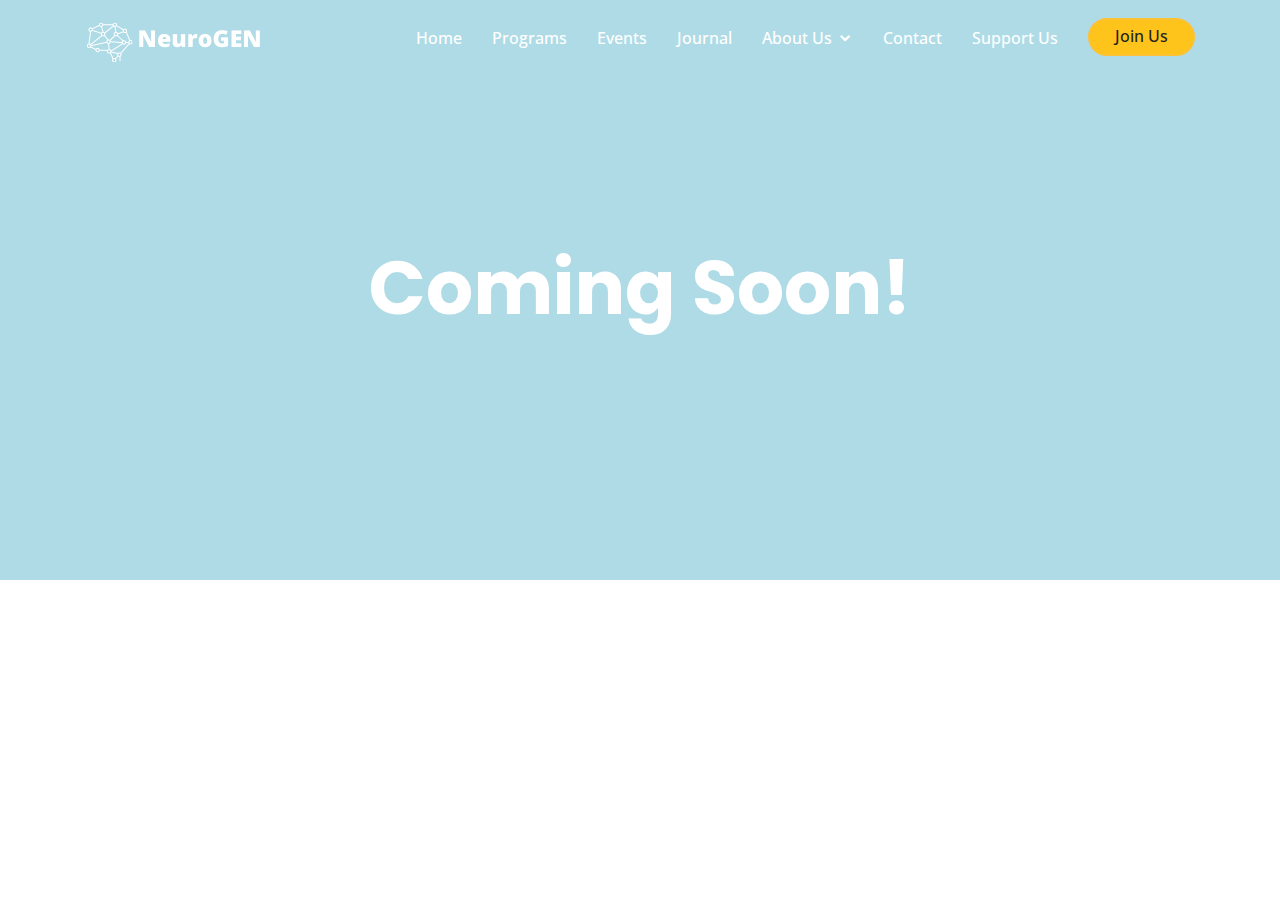
<file: programs.html>
<!DOCTYPE html>
<html lang="en">

<head>
  <meta charset="utf-8">
  <meta content="width=device-width, initial-scale=1.0" name="viewport">

  <title>Programs | NeuroGEN</title>
  <meta content="" name="descriptison">
  <meta content="" name="keywords">

  <!-- Favicons -->
  <link href="assets/img/NeuroGEN Favicon.png" rel="icon">
  <link href="assets/img/NeuroGEN Favicon.png" rel="apple-touch-icon">

  <!-- Google Fonts -->
  <link href="https://fonts.googleapis.com/css?family=Open+Sans:300,300i,400,400i,600,600i,700,700i|Raleway:300,300i,400,400i,500,500i,600,600i,700,700i|Poppins:300,300i,400,400i,500,500i,600,600i,700,700i" rel="stylesheet">

  <!-- Vendor CSS Files -->
  <link href="assets/vendor/bootstrap/css/bootstrap.min.css" rel="stylesheet">
  <link href="assets/vendor/icofont/icofont.min.css" rel="stylesheet">
  <link href="assets/vendor/boxicons/css/boxicons.min.css" rel="stylesheet">
  <link href="assets/vendor/venobox/venobox.css" rel="stylesheet">
  <link href="assets/vendor/aos/aos.css" rel="stylesheet">

  <!-- Template Main CSS File -->
  <link href="assets/css/style.css" rel="stylesheet">

  <!-- =======================================================
  * Template Name: Bocor - v2.0.0
  * Template URL: https://bootstrapmade.com/bocor-bootstrap-template-nice-animation/
  * Author: BootstrapMade.com
  * License: https://bootstrapmade.com/license/
  ======================================================== -->
</head>

<body>

  <!-- ======= Header ======= -->
  <header id="header">
    <div class="container d-flex">

      <div class="logo mr-auto">
        <!-- Uncomment below if you prefer to use an image logo -->
         <a href="index.html"><img src="assets/img/LOGO WHITE ACTUAL.png" alt="" class="img-fluid"></a>
      </div>

      <nav class="nav-menu d-none d-lg-block">
        <ul>
          <li class="active"><a href="index.html">Home</a></li>
          <li><a href="programs.html">Programs</a></li>
          <li><a href="events.html">Events</a></li>
          <li><a href="journal.html"> Journal</a></li>

          <li class="drop-down"><a href="">About Us</a>
            <ul>
              <li><a href="executive-board.html">Executive Board</a></li>
              <li><a href="committee-members.html">Committee Members</a></li>
</ul>
           
          <li><a href="contact.html">Contact </a></li>
          <li><a href="support-us.html">Support Us </a></li>

          <li class="get-started"><a href="#about">Join Us</a></li>
        </ul>
      </nav><!-- .nav-menu -->

    </div>
  </header><!-- End Header -->

 

  <main id="main">
    <section id="hero">
  
      <div class="slide-content text-center">
          <h1>Coming Soon!</h1>
    </div>
        
        </div>
      </div>
      </div>
  
    </section><!-- End Hero -->
  
    <main id="main">
    

    

     


  <a href="#" class="back-to-top"><i class="icofont-simple-up"></i></a>

  <!-- Vendor JS Files -->
  <script src="assets/vendor/jquery/jquery.min.js"></script>
  <script src="assets/vendor/bootstrap/js/bootstrap.bundle.min.js"></script>
  <script src="assets/vendor/jquery.easing/jquery.easing.min.js"></script>
  <script src="assets/vendor/php-email-form/validate.js"></script>
  <script src="assets/vendor/isotope-layout/isotope.pkgd.min.js"></script>
  <script src="assets/vendor/venobox/venobox.min.js"></script>
  <script src="assets/vendor/aos/aos.js"></script>

  <!-- Template Main JS File -->
  <script src="assets/js/main.js"></script>

</body>

</html>
</file>
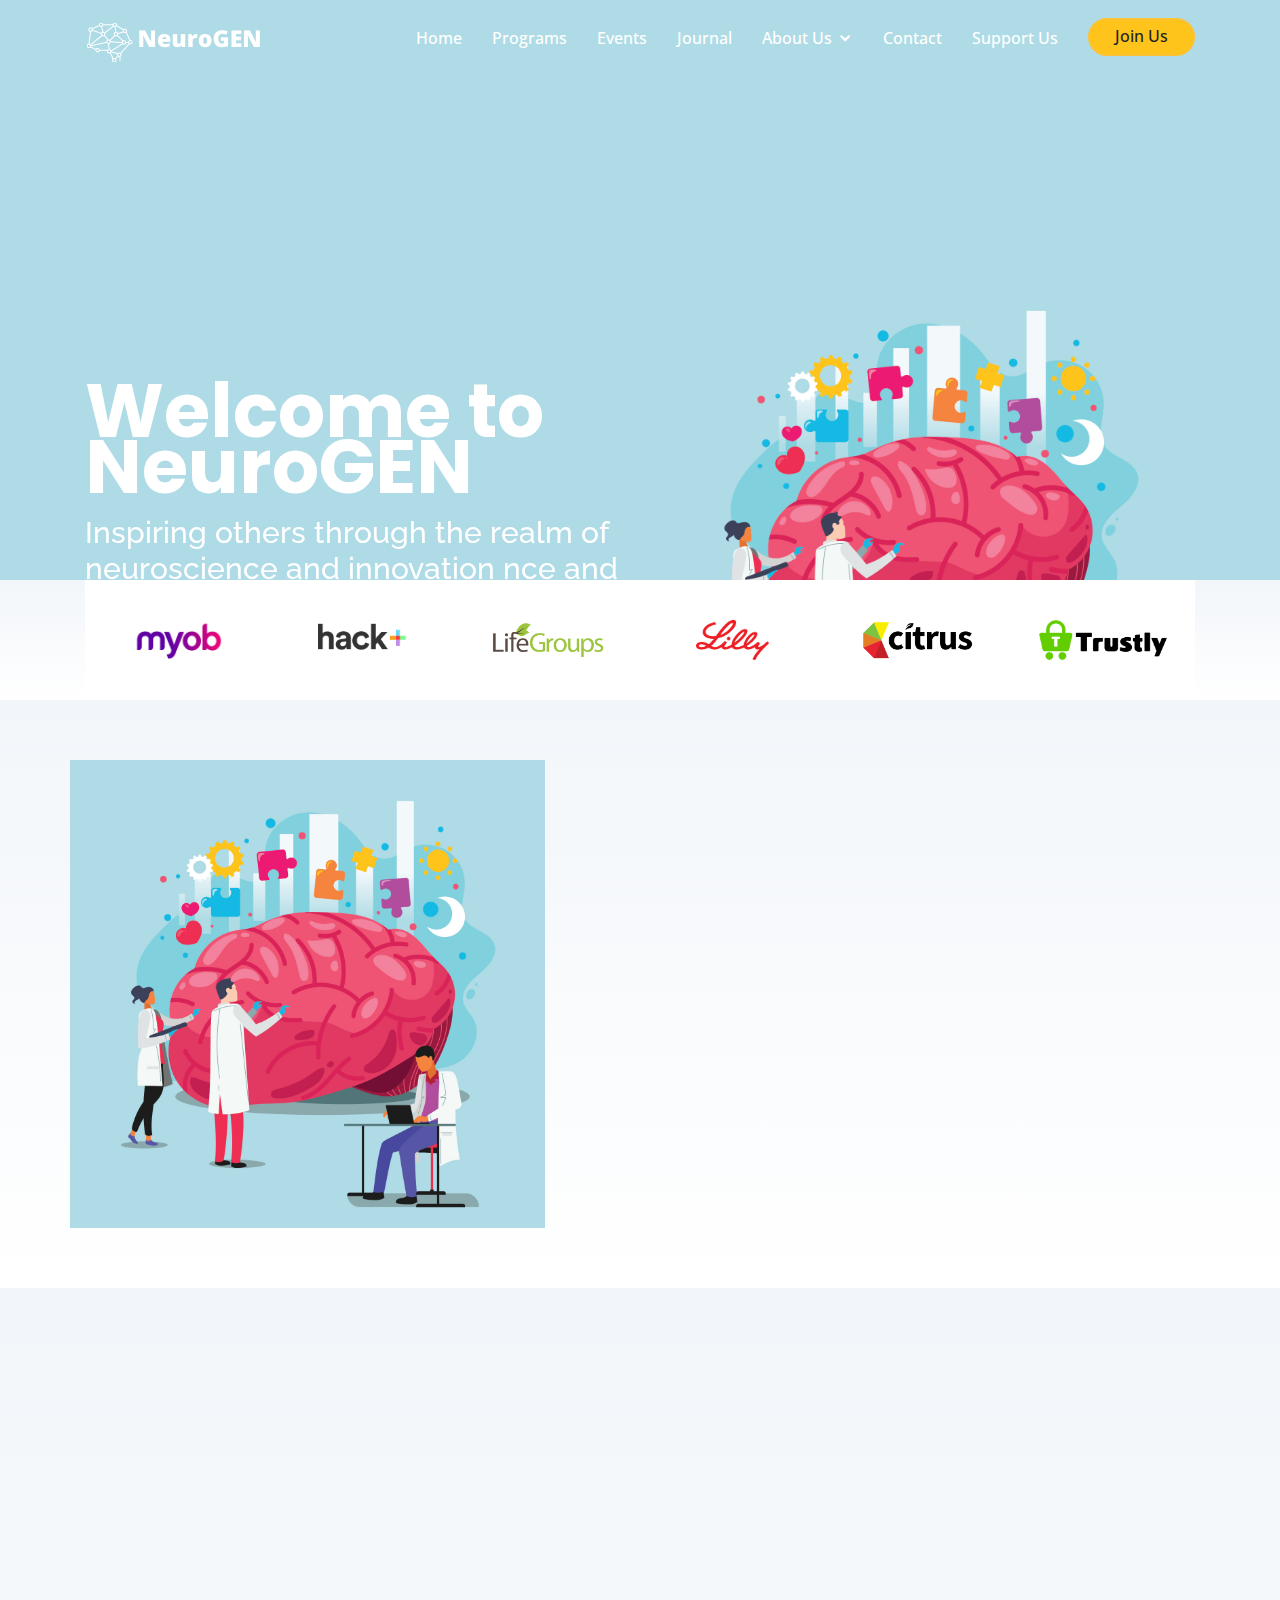
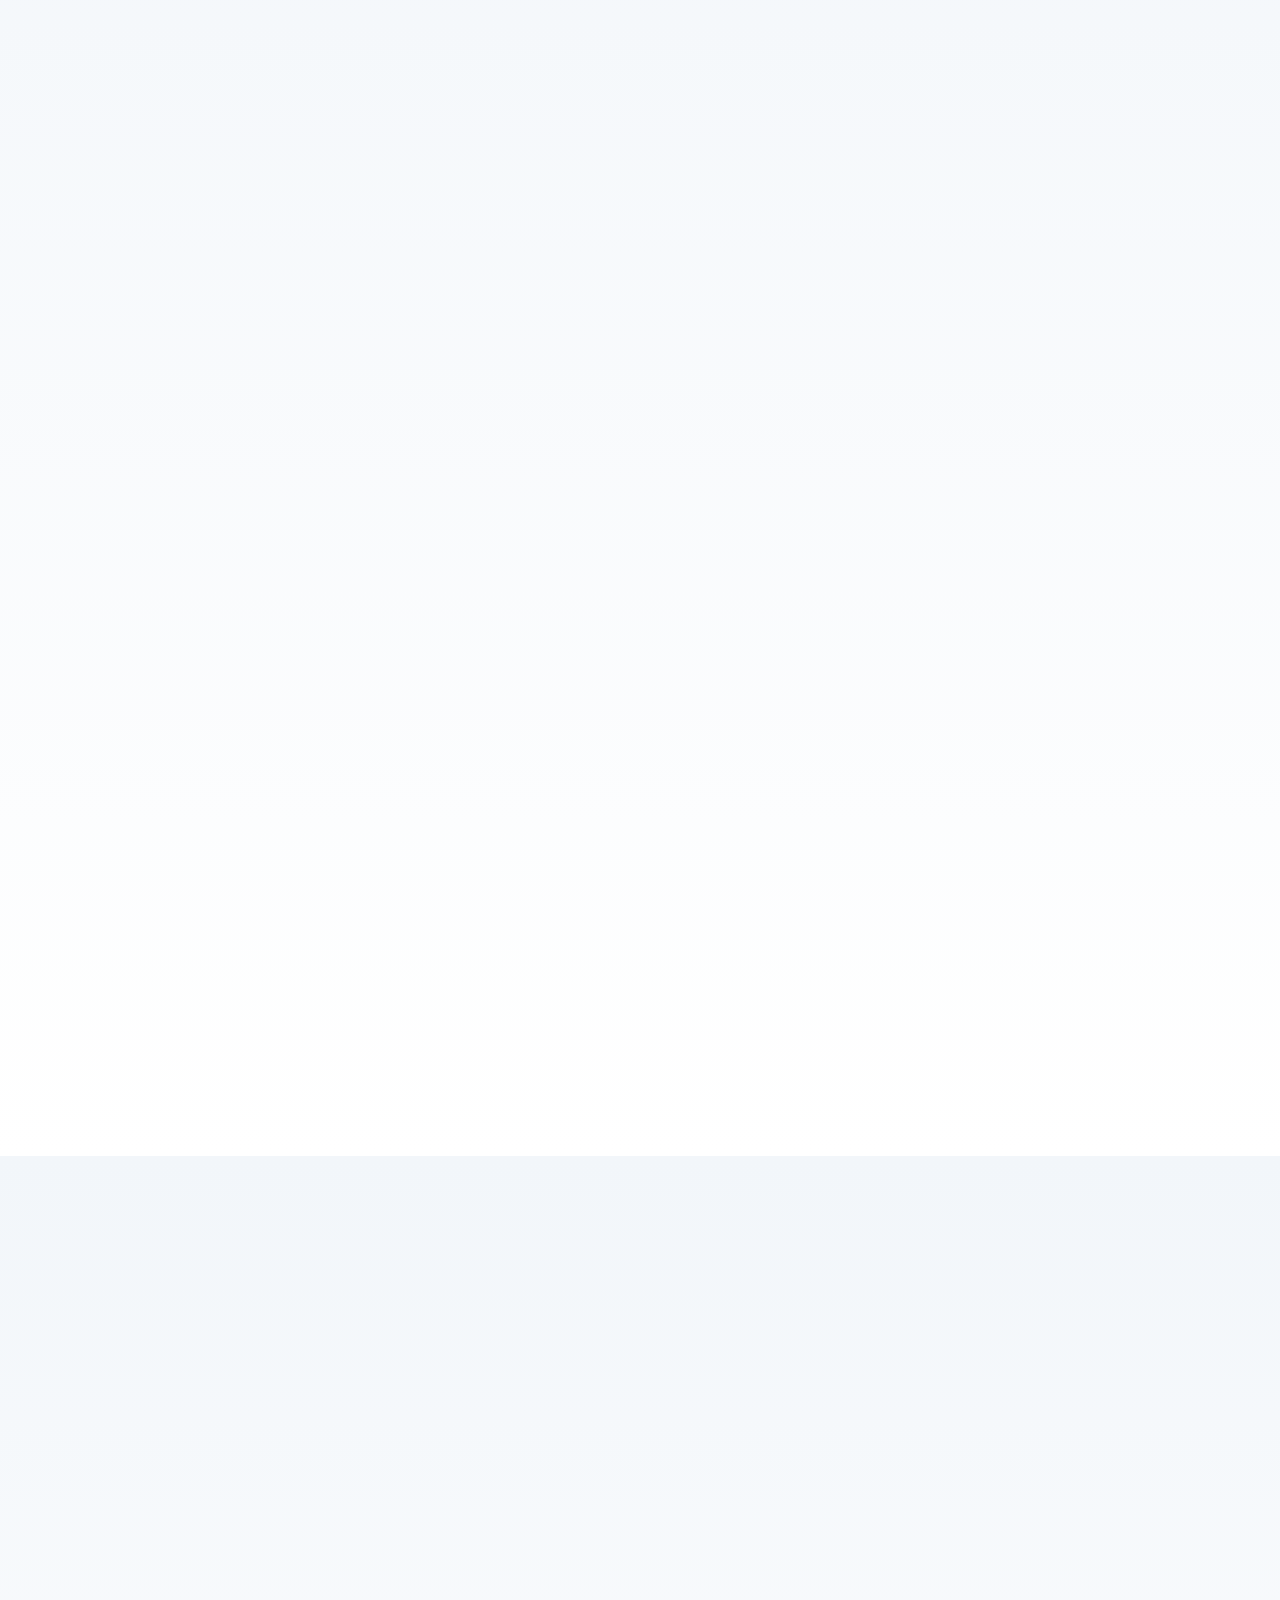
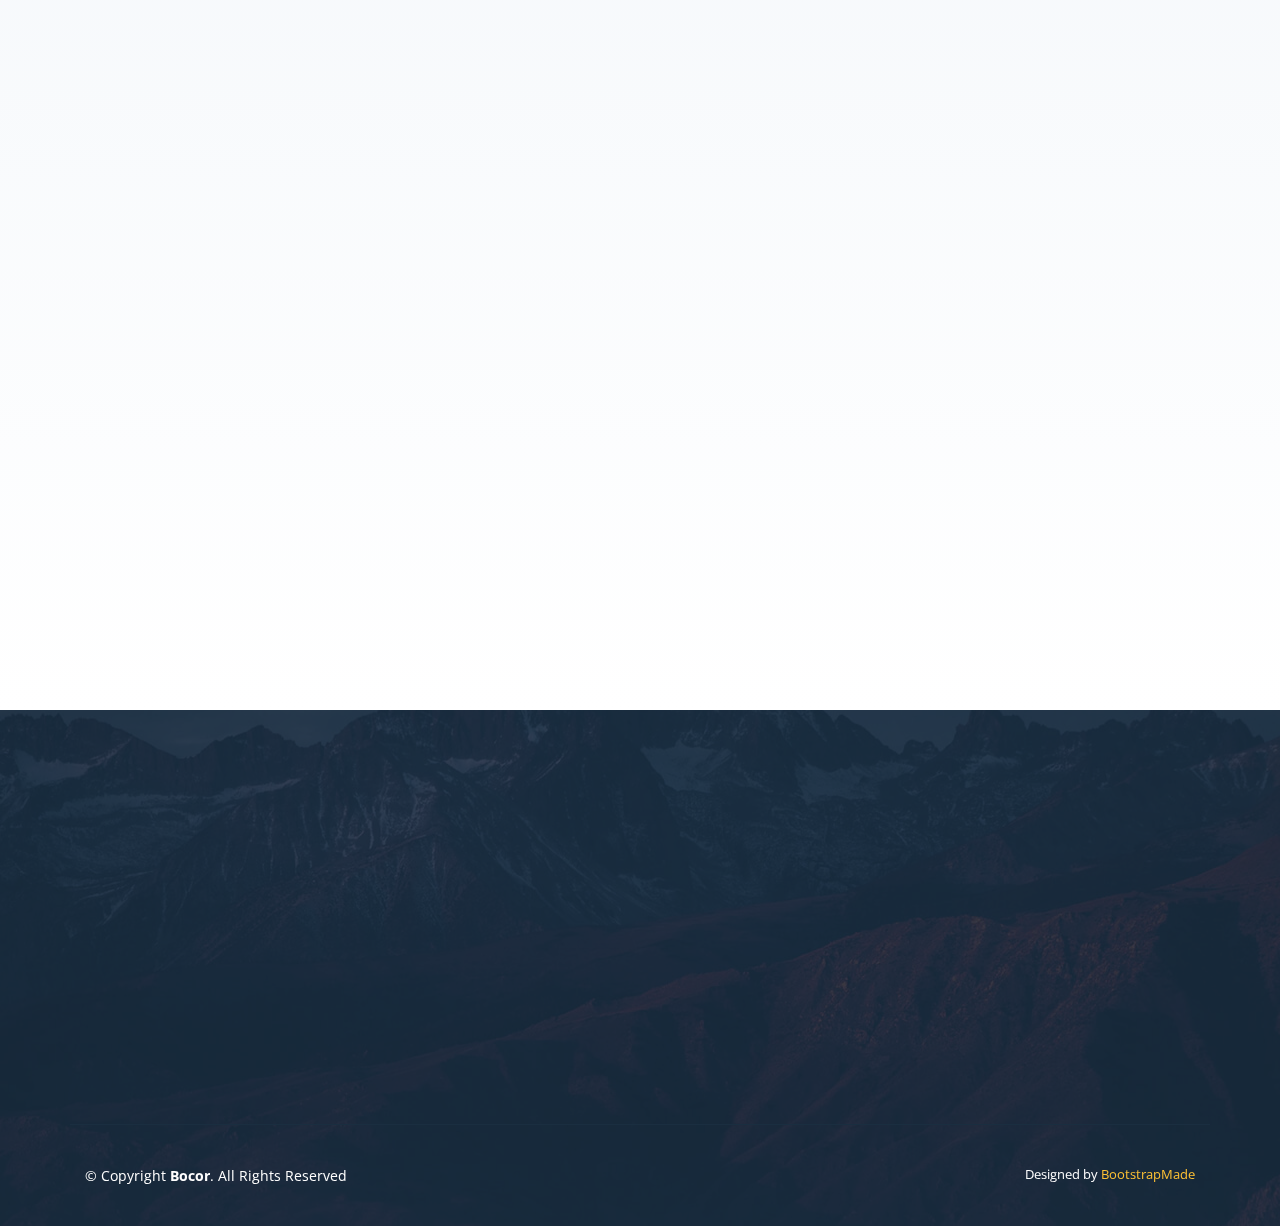
<file: support-us.html>
<!DOCTYPE html>
<html lang="en">

<head>
  <meta charset="utf-8">
  <meta content="width=device-width, initial-scale=1.0" name="viewport">

  <title>Support Us | NeuroGEN</title>
  <meta content="" name="descriptison">
  <meta content="" name="keywords">

  <!-- Favicons -->
  <link href="assets/img/NeuroGEN Favicon.png" rel="icon">
  <link href="assets/img/NeuroGEN Favicon.png" rel="apple-touch-icon">

  <!-- Google Fonts -->
  <link href="https://fonts.googleapis.com/css?family=Open+Sans:300,300i,400,400i,600,600i,700,700i|Raleway:300,300i,400,400i,500,500i,600,600i,700,700i|Poppins:300,300i,400,400i,500,500i,600,600i,700,700i" rel="stylesheet">

  <!-- Vendor CSS Files -->
  <link href="assets/vendor/bootstrap/css/bootstrap.min.css" rel="stylesheet">
  <link href="assets/vendor/icofont/icofont.min.css" rel="stylesheet">
  <link href="assets/vendor/boxicons/css/boxicons.min.css" rel="stylesheet">
  <link href="assets/vendor/venobox/venobox.css" rel="stylesheet">
  <link href="assets/vendor/aos/aos.css" rel="stylesheet">

  <!-- Template Main CSS File -->
  <link href="assets/css/style.css" rel="stylesheet">

  <!-- =======================================================
  * Template Name: Bocor - v2.0.0
  * Template URL: https://bootstrapmade.com/bocor-bootstrap-template-nice-animation/
  * Author: BootstrapMade.com
  * License: https://bootstrapmade.com/license/
  ======================================================== -->
</head>

<body>

  <!-- ======= Header ======= -->
  <header id="header">
    <div class="container d-flex">

      <div class="logo mr-auto">
        <!-- Uncomment below if you prefer to use an image logo -->
         <a href="index.html"><img src="assets/img/LOGO WHITE ACTUAL.png" alt="" class="img-fluid"></a>
      </div>

      <nav class="nav-menu d-none d-lg-block">
        <ul>
          <li class="active"><a href="index.html">Home</a></li>
          <li><a href="programs.html">Programs</a></li>
          <li><a href="events.html">Events</a></li>
          <li><a href="journal.html"> Journal</a></li>

          <li class="drop-down"><a href="">About Us</a>
            <ul>
              <li><a href="executive-board.html">Executive Board</a></li>
              <li><a href="committee-members.html">Committee Members</a></li>
</ul>
           
          <li><a href="contact.html">Contact </a></li>
          <li><a href="support-us.html">Support Us </a></li>
          <li class="get-started"><a href="#about">Join Us</a></li>
      </nav><!-- .nav-menu -->

    </div>
  </header><!-- End Header -->

  <!-- ======= Hero Section ======= -->
  <section id="hero">

    <div class="container">
      <div class="row d-flex align-items-center">
      <div class=" col-lg-6 py-5 py-lg-0 order-2 order-lg-1" data-aos="fade-right">
        <h1>Welcome to NeuroGEN</h1>
        <h2>Inspiring others through the realm of neuroscience and innovation nce and innovation nce and innovation.</h2>
        <a href="#about" class="btn-get-started scrollto">Join Us</a>
      </div>
      <div class="col-lg-6 order-1 order-lg-2 hero-img" data-aos="fade-left">
        <img src="assets/img/mental health_DFM2-01.jpg" class="img-fluid" alt="">
      </div>
    </div>
    </div>

  </section><!-- End Hero -->

  <main id="main">

    <!-- ======= Clients Section ======= -->
    <section id="clients" class="clients section-bg">
      <div class="container">

        <div class="row no-gutters clients-wrap clearfix wow fadeInUp">

          <div class="col-lg-2 col-md-4 col-6">
            <div class="client-logo">
              <img src="assets/img/clients/client-1.png" class="img-fluid" alt="" data-aos="flip-right">
            </div>
          </div>

          <div class="col-lg-2 col-md-4 col-6">
            <div class="client-logo">
              <img src="assets/img/clients/Screen Shot 2021-08-24 at 4.38.11 PM.png" class="img-fluid" alt="" data-aos="flip-right" data-aos-delay="100">
            </div>
          </div>

          <div class="col-lg-2 col-md-4 col-6">
            <div class="client-logo">
              <img src="assets/img/clients/client-3.png" class="img-fluid" alt="" data-aos="flip-right" data-aos-delay="200">
            </div>
          </div>

          <div class="col-lg-2 col-md-4 col-6">
            <div class="client-logo">
              <img src="assets/img/clients/client-4.png" class="img-fluid" alt="" data-aos="flip-right" data-aos-delay="300">
            </div>
          </div>

          <div class="col-lg-2 col-md-4 col-6">
            <div class="client-logo">
              <img src="assets/img/clients/client-5.png" class="img-fluid" alt="" data-aos="flip-right" data-aos-delay="400">
            </div>
          </div>

          <div class="col-lg-2 col-md-4 col-6">
            <div class="client-logo">
              <img src="assets/img/clients/client-6.png" class="img-fluid" alt="" data-aos="flip-right" data-aos-delay="500">
            </div>
          </div>

        </div>

      </div>
    </section><!-- End Clients Section -->

    <!-- ======= About Section ======= -->
    <section id="about" class="about section-bg">
      <div class="container">
       


        <div class="row">
          <div class="image col-xl-5 d-flex align-items-stretch justify-content-center justify-content-lg-start"></div>
          <div class="col-xl-7 pl-0 pl-lg-5 pr-lg-1 d-flex align-items-stretch">
            <div class="content d-flex flex-column justify-content-center">
              <h3 data-aos="fade-in" data-aos-delay="100">Our Mission</h3>
              <p data-aos="fade-in">
                Lorem ipsum dolor sit amet, consectetur adipiscing elit, sed do eiusmod tempor incididunt ut labore et dolore magna aliqua. Duis aute irure dolor in reprehenderit
              </p>
              <div class="row">
                <div class="col-md-6 icon-box" data-aos="fade-up">
                  <i class="bx bx-receipt"></i>
                  <h4><a href="#">Leadership</a></h4>
                  <p>Consequuntur sunt aut quasi enim aliquam quae harum pariatur laboris nisi ut aliquip</p>
                </div>
                <div class="col-md-6 icon-box" data-aos="fade-up" data-aos-delay="100">
                  <i class="bx bx-cube-alt"></i>
                  <h4><a href="#">Form Connections</a></h4>
                  <p>Excepteur sint occaecat cupidatat non proident, sunt in culpa qui officia deserunt</p>
                </div>
                <div class="col-md-6 icon-box" data-aos="fade-up" data-aos-delay="200">
                  <i class="bx bx-images"></i>
                  <h4><a href="#">Gain New knowledge and Insight</a></h4>
                  <p>Aut suscipit aut cum nemo deleniti aut omnis. Doloribus ut maiores omnis facere</p>
                </div>
                <div class="col-md-6 icon-box" data-aos="fade-up" data-aos-delay="300">
                  <i class="bx bx-shield"></i>
                  <h4><a href="#">Foster Innovation</a></h4>
                  <p>Expedita veritatis consequuntur nihil tempore laudantium vitae denat pacta</p>
                </div>
              </div>
            </div><!-- End .content-->
          </div>
        </div>

      </div>
    </section><!-- End About Section -->

    <!-- ======= Services Section ======= -->
    <section id="services" class="services section-bg">
      <div class="container">

        <div class="section-title">
          <h2 data-aos="fade-in">What We Do</h2>
          <p data-aos="fade-in">Magnam dolores commodi suscipit. Necessitatibus eius consequatur ex aliquid fuga eum quidem. Sit sint consectetur velit. Quisquam quos quisquam cupiditate. Et nemo qui impedit suscipit alias ea. Quia fugiat sit in iste officiis commodi quidem hic quas.</p>
        </div>

        <div class="row">
          <div class="col-md-6 d-flex align-items-stretch" data-aos="fade-right">
            <div class="card">
              <div class="card-img">
                <img src="assets/img/IMG_0822-1024x768.jpeg" style="height: 400px;" alt="...">
              </div>
              <div class="card-body">
                <h5 class="card-title"><a href="">Hands-On Workshops</a></h5>
                <p class="card-text">Lorem ipsum dolor sit amet, consectetur elit, sed do eiusmod tempor ut labore et dolore magna aliqua. Ut enim ad minim veniam, quis nostrud exercitation ullamco laboris nisi ut aliquip ex ea commodo consequat</p>
              </div>
            </div>
          </div>
          <div class="col-md-6 d-flex align-items-stretch" data-aos="fade-left">
            <div class="card">
              <div class="card-img">
                <img src="assets/img/videoconferencing-2048px-zoomscreen-2.jpeg" style="height: 400px;" alt="...">
              </div>
              <div class="card-body">
                <h5 class="card-title"><a href="">Informational Sessions and Conferences</a></h5>
                <p class="card-text">Sed ut perspiciatis unde omnis iste natus error sit voluptatem doloremque laudantium, totam rem aperiam, eaque ipsa quae ab illo inventore veritatis et quasi architecto beatae vitae dicta sunt explicabo</p>
              </div>
            </div>

          </div>
          <div class="col-md-6 d-flex align-items-stretch" data-aos="fade-right">
            <div class="card">
              <div class="card-img">
                <img src="assets/img/GettyImages-537984315.jpeg" style="height: 380px;" alt="...">
              </div>
              <div class="card-body">
                <h5 class="card-title"><a href="">Competitions</a></h5>
                <p class="card-text">Nemo enim ipsam voluptatem quia voluptas sit aut odit aut fugit, sed quia magni dolores eos qui ratione voluptatem sequi nesciunt Neque porro quisquam est, qui dolorem ipsum quia dolor sit amet</p>
              </div>
            </div>
          </div>
          <div class="col-md-6 d-flex align-items-stretch" data-aos="fade-left">
            <div class="card">
              <div class="card-img">
                <img src="assets/img/IMG_4744-700x467.jpeg" style="height: 380px;"alt="...">
              </div>
              <div class="card-body">
                <h5 class="card-title"><a href="">Summer Programs</a></h5>
                <p class="card-text">Nostrum eum sed et autem dolorum perspiciatis. Magni porro quisquam laudantium voluptatem. In molestiae earum ab sit esse voluptatem. Eos ipsam cumque ipsum officiis qui nihil aut incidunt aut</p>
              </div>
            </div>
          </div>
        </div>

      </div>
    </section><!-- End Services Section -->

   

    <!-- ======= Portfolio Section ======= -->
    <section id="portfolio" class="portfolio section-bg">
      <div class="container">

        <div class="section-title">
          <h2 data-aos="fade-in">Check Out Our Online Community</h2>
          <p data-aos="fade-in">Magnam dolores commodi suscipit. Necessitatibus eius consequatur ex aliquid fuga eum quidem. Sit sint consectetur velit. Quisquam quos quisquam cupiditate. Et nemo qui impedit suscipit alias ea. Quia fugiat sit in iste officiis commodi quidem hic quas.</p>
        </div>

        <div class="row">
          <div class="col-lg-12">
           
          </div>
        </div>

        <div class="row portfolio-container" data-aos="fade-up">

          <div class="col-lg-4 col-md-6 portfolio-item filter-app">
            <div class="portfolio-wrap">
              <img src="assets/img/portfolio/portfolio-1.jpg" class="img-fluid" alt="">
              <div class="portfolio-links">
                <a href="assets/img/portfolio/portfolio-1.jpg" data-gall="portfolioGallery" class="venobox" title="App 1"><i class="icofont-plus-circle"></i></a>
                <a href="#" title="More Details"><i class="icofont-link"></i></a>
              </div>
              <div class="portfolio-info">
                <h4>App 1</h4>
                <p>App</p>
              </div>
            </div>
          </div>

          <div class="col-lg-4 col-md-6 portfolio-item filter-web">
            <div class="portfolio-wrap">
              <img src="assets/img/portfolio/portfolio-2.jpg" class="img-fluid" alt="">
              <div class="portfolio-links">
                <a href="assets/img/portfolio/portfolio-2.jpg" data-gall="portfolioGallery" class="venobox" title="Web 3"><i class="icofont-plus-circle"></i></a>
                <a href="#" title="More Details"><i class="icofont-link"></i></a>
              </div>
              <div class="portfolio-info">
                <h4>Web 3</h4>
                <p>Web</p>
              </div>
            </div>
          </div>

          <div class="col-lg-4 col-md-6 portfolio-item filter-app">
            <div class="portfolio-wrap">
              <img src="assets/img/portfolio/portfolio-3.jpg" class="img-fluid" alt="">
              <div class="portfolio-links">
                <a href="assets/img/portfolio/portfolio-3.jpg" data-gall="portfolioGallery" class="venobox" title="App 2"><i class="icofont-plus-circle"></i></a>
                <a href="#" title="More Details"><i class="icofont-link"></i></a>
              </div>
              <div class="portfolio-info">
                <h4>App 2</h4>
                <p>App</p>
              </div>
            </div>
          </div>

          <div class="col-lg-4 col-md-6 portfolio-item filter-card">
            <div class="portfolio-wrap">
              <img src="assets/img/portfolio/portfolio-4.jpg" class="img-fluid" alt="">
              <div class="portfolio-links">
                <a href="assets/img/portfolio/portfolio-4.jpg" data-gall="portfolioGallery" class="venobox" title="Card 2"><i class="icofont-plus-circle"></i></a>
                <a href="#" title="More Details"><i class="icofont-link"></i></a>
              </div>
              <div class="portfolio-info">
                <h4>Card 2</h4>
                <p>Card</p>
              </div>
            </div>
          </div>

          <div class="col-lg-4 col-md-6 portfolio-item filter-web">
            <div class="portfolio-wrap">
              <img src="assets/img/portfolio/portfolio-5.jpg" class="img-fluid" alt="">
              <div class="portfolio-links">
                <a href="assets/img/portfolio/portfolio-5.jpg" data-gall="portfolioGallery" class="venobox" title="Web 2"><i class="icofont-plus-circle"></i></a>
                <a href="#" title="More Details"><i class="icofont-link"></i></a>
              </div>
              <div class="portfolio-info">
                <h4>Web 2</h4>
                <p>Web</p>
              </div>
            </div>
          </div>

          <div class="col-lg-4 col-md-6 portfolio-item filter-app">
            <div class="portfolio-wrap">
              <img src="assets/img/portfolio/portfolio-6.jpg" class="img-fluid" alt="">
              <div class="portfolio-links">
                <a href="assets/img/portfolio/portfolio-6.jpg" data-gall="portfolioGallery" class="venobox" title="App 3"><i class="icofont-plus-circle"></i></a>
                <a href="#" title="More Details"><i class="icofont-link"></i></a>
              </div>
              <div class="portfolio-info">
                <h4>App 3</h4>
                <p>App</p>
              </div>
            </div>
          </div>

          <div class="col-lg-4 col-md-6 portfolio-item filter-card">
            <div class="portfolio-wrap">
              <img src="assets/img/portfolio/portfolio-7.jpg" class="img-fluid" alt="">
              <div class="portfolio-links">
                <a href="assets/img/portfolio/portfolio-7.jpg" data-gall="portfolioGallery" class="venobox" title="Card 1"><i class="icofont-plus-circle"></i></a>
                <a href="#" title="More Details"><i class="icofont-link"></i></a>
              </div>
              <div class="portfolio-info">
                <h4>Card 1</h4>
                <p>Card</p>
              </div>
            </div>
          </div>

          <div class="col-lg-4 col-md-6 portfolio-item filter-card">
            <div class="portfolio-wrap">
              <img src="assets/img/portfolio/portfolio-8.jpg" class="img-fluid" alt="">
              <div class="portfolio-links">
                <a href="assets/img/portfolio/portfolio-8.jpg" data-gall="portfolioGallery" class="venobox" title="Card 3"><i class="icofont-plus-circle"></i></a>
                <a href="#" title="More Details"><i class="icofont-link"></i></a>
              </div>
              <div class="portfolio-info">
                <h4>Card 3</h4>
                <p>Card</p>
              </div>
            </div>
          </div>

          <div class="col-lg-4 col-md-6 portfolio-item filter-web">
            <div class="portfolio-wrap">
              <img src="assets/img/portfolio/portfolio-9.jpg" class="img-fluid" alt="">
              <div class="portfolio-links">
                <a href="assets/img/portfolio/portfolio-9.jpg" data-gall="portfolioGallery" class="venobox" title="Web 3"><i class="icofont-plus-circle"></i></a>
                <a href="#" title="More Details"><i class="icofont-link"></i></a>
              </div>
              <div class="portfolio-info">
                <h4>Web 3</h4>
                <p>Web</p>
              </div>
            </div>
          </div>

        </div>

      </div>
    </section><!-- End Portfolio Section -->

    
   
    


  </main><!-- End #main -->

  <!-- ======= Footer ======= -->
  <footer id="footer">

    <div class="footer-top">

      <div class="container" data-aos="fade-up">

        <div class="row  justify-content-center">
          <div class="col-lg-6">
            <h3>Bocor</h3>
            <p>Et aut eum quis fuga eos sunt ipsa nihil. Labore corporis magni eligendi fuga maxime saepe commodi placeat.</p>
          </div>
        </div>

        <div class="row footer-newsletter justify-content-center">
          <div class="col-lg-6">
            <form action="" method="post">
              <input type="email" name="email" placeholder="Enter your Email"><input type="submit" value="Subscribe">
            </form>
          </div>
        </div>

        <div class="social-links">
          <a href="#" class="twitter"><i class="bx bxl-twitter"></i></a>
          <a href="#" class="facebook"><i class="bx bxl-facebook"></i></a>
          <a href="#" class="instagram"><i class="bx bxl-instagram"></i></a>
          <a href="#" class="google-plus"><i class="bx bxl-skype"></i></a>
          <a href="#" class="linkedin"><i class="bx bxl-linkedin"></i></a>
        </div>

      </div>
    </div>

    <div class="container footer-bottom clearfix">
      <div class="copyright">
        &copy; Copyright <strong><span>Bocor</span></strong>. All Rights Reserved
      </div>
      <div class="credits">
        <!-- All the links in the footer should remain intact. -->
        <!-- You can delete the links only if you purchased the pro version. -->
        <!-- Licensing information: https://bootstrapmade.com/license/ -->
        <!-- Purchase the pro version with working PHP/AJAX contact form: https://bootstrapmade.com/bocor-bootstrap-template-nice-animation/ -->
        Designed by <a href="https://bootstrapmade.com/">BootstrapMade</a>
      </div>
    </div>
  </footer><!-- End Footer -->

  <a href="#" class="back-to-top"><i class="icofont-simple-up"></i></a>

  <!-- Vendor JS Files -->
  <script src="assets/vendor/jquery/jquery.min.js"></script>
  <script src="assets/vendor/bootstrap/js/bootstrap.bundle.min.js"></script>
  <script src="assets/vendor/jquery.easing/jquery.easing.min.js"></script>
  <script src="assets/vendor/php-email-form/validate.js"></script>
  <script src="assets/vendor/isotope-layout/isotope.pkgd.min.js"></script>
  <script src="assets/vendor/venobox/venobox.min.js"></script>
  <script src="assets/vendor/aos/aos.js"></script>

  <!-- Template Main JS File -->
  <script src="assets/js/main.js"></script>

</body>

</html>
</file>
<file: assets/vendor/venobox/venobox.css>
/* ------ venobox.css --------*/
.vbox-overlay *, .vbox-overlay *:before, .vbox-overlay *:after{
    -webkit-backface-visibility: hidden;
    -webkit-box-sizing:border-box;
    -moz-box-sizing:border-box;
    box-sizing:border-box;
}
.vbox-overlay * { 
    -webkit-backface-visibility: visible;
    backface-visibility: visible;
}
.vbox-overlay{
    display: -webkit-flex;
    display: flex;
    -webkit-flex-direction: column;
    flex-direction: column;
    -webkit-justify-content: center;
    justify-content: center;
    -webkit-align-items: center;
    align-items: center;
    position: fixed;
    left: 0;
    top: 0;
    bottom: 0;
    right: 0;
    z-index: 1040;
    -webkit-transform:translateZ(1000px);
    transform: translateZ(1000px);
    transform-style: preserve-3d;
}

/* ----- navigation ----- */
.vbox-title{
    width: 100%;
    height: 40px;
    float: left;
    text-align: center;
    line-height: 28px;
    font-size: 12px;
    padding: 6px 40px;
    overflow: hidden;
    position: fixed;
    display: none;
    left: 0;
    z-index: 1050;
}
.vbox-close{
    cursor: pointer;
    position: fixed;
    top: -1px;
    right: 0;
    width: 50px;
    height: 40px;
    padding: 6px;
    display: block;
    background-position:10px center;
    overflow: hidden;
    font-size: 24px;
    line-height: 1;
    text-align: center;
    z-index: 1050;
}
.vbox-num{
    cursor: pointer;
    position: fixed;
    left: 0;
    height: 40px;
    display: block;
    overflow: hidden;
    line-height: 28px;
    font-size: 12px;
    padding: 6px 10px;
    display: none;
    z-index: 1050;
}
/* ----- navigation ARROWS ----- */
.vbox-next, .vbox-prev{
    position: fixed;
    top: 50%;
    margin-top: -15px;
    overflow: hidden;
    cursor: pointer;
    display: block;
    width: 45px;
    height: 45px;
    z-index: 1050;
}
.vbox-next span, .vbox-prev span{
    position: relative;
    width: 20px;
    height: 20px;
    border: 2px solid transparent;
    border-top-color: #B6B6B6;
    border-right-color: #B6B6B6;
    text-indent: -100px;
    position: absolute;
    top: 8px;
    display: block;
}
.vbox-prev{
    left: 15px;
}
.vbox-next{
    right: 15px;
}
.vbox-prev span{
    left: 10px;
    -ms-transform: rotate(-135deg);
    -webkit-transform: rotate(-135deg);
    transform: rotate(-135deg);
}
.vbox-next span{
    -ms-transform: rotate(45deg);
    -webkit-transform: rotate(45deg);
    transform: rotate(45deg);
    right: 10px;
}
/* ------- inline window ------ */
.vbox-inline{
    width: 420px;
    height: 315px;
    height: 70vh;
    padding: 10px;
    background: #fff;
    margin: 0 auto;
    overflow: auto;
    text-align: left;
}
/* ------- Video & iFrames window ------ */
.venoframe{
    max-width: 100%;
    width: 100%;
    border: none;
    width: 100%;
    height: 260px;
    height: 70vh;
}
.venoframe.vbvid{
    height: 260px;
}
@media (min-width: 768px) {
    .venoframe, .vbox-inline{
        width: 90%;
        height: 360px;
        height: 70vh;
    }
    .venoframe.vbvid{
        width: 640px;
        height: 360px;
    }
}
@media (min-width: 992px) {
    .venoframe, .vbox-inline{
        max-width: 1200px;
        width: 80%;
        height: 540px;
        height: 70vh;
    }
    .venoframe.vbvid{
        width: 960px;
        height: 540px;
    }
}
/* 
Please do NOT edit this part! 
or at least read this note: http://i.imgur.com/7C0ws9e.gif
*/
.vbox-open{
    overflow: hidden;
}
.vbox-container{
    position: absolute;
    left: 0;
    right: 0;
    top: 0;
    bottom: 0;
    overflow-x: hidden;
    overflow-y: scroll;
    overflow-scrolling: touch;
    -webkit-overflow-scrolling: touch;
    z-index: 20;
    max-height: 100%;

}

.vbox-content{
    text-align: center;
    float: left;
    width: 100%;
    position: relative;
    overflow: hidden;
    padding: 20px 10px;
}
.vbox-container img{
    max-width: 100%;
    height: auto;
}
.vbox-figlio{
    box-shadow: 0 0 12px rgba(0,0,0,0.19), 0 6px 6px rgba(0,0,0,0.23);
    max-width: 100%;
    text-align: initial;
}
img.vbox-figlio{
    -webkit-user-select: none;
-khtml-user-select: none;
-moz-user-select: none;
-o-user-select: none;
user-select: none;
}
.vbox-content.swipe-left{
    margin-left: -200px !important;
}
.vbox-content.swipe-right{
    margin-left: 200px !important;
}
.vbox-animated{
    webkit-transition: margin 300ms ease-out;
    transition: margin 300ms ease-out;
}

/* ---------- preloader ----------
 * SPINKIT 
 * http://tobiasahlin.com/spinkit/
-------------------------------- */
.sk-double-bounce,.sk-rotating-plane{width:40px;height:40px;margin:40px auto}.sk-rotating-plane{background-color:#333;-webkit-animation:sk-rotatePlane 1.2s infinite ease-in-out;animation:sk-rotatePlane 1.2s infinite ease-in-out}@-webkit-keyframes sk-rotatePlane{0%{-webkit-transform:perspective(120px) rotateX(0) rotateY(0);transform:perspective(120px) rotateX(0) rotateY(0)}50%{-webkit-transform:perspective(120px) rotateX(-180.1deg) rotateY(0);transform:perspective(120px) rotateX(-180.1deg) rotateY(0)}100%{-webkit-transform:perspective(120px) rotateX(-180deg) rotateY(-179.9deg);transform:perspective(120px) rotateX(-180deg) rotateY(-179.9deg)}}@keyframes sk-rotatePlane{0%{-webkit-transform:perspective(120px) rotateX(0) rotateY(0);transform:perspective(120px) rotateX(0) rotateY(0)}50%{-webkit-transform:perspective(120px) rotateX(-180.1deg) rotateY(0);transform:perspective(120px) rotateX(-180.1deg) rotateY(0)}100%{-webkit-transform:perspective(120px) rotateX(-180deg) rotateY(-179.9deg);transform:perspective(120px) rotateX(-180deg) rotateY(-179.9deg)}}.sk-double-bounce{position:relative}.sk-double-bounce .sk-child{width:100%;height:100%;border-radius:50%;background-color:#333;opacity:.6;position:absolute;top:0;left:0;-webkit-animation:sk-doubleBounce 2s infinite ease-in-out;animation:sk-doubleBounce 2s infinite ease-in-out}.sk-chasing-dots .sk-child,.sk-spinner-pulse,.sk-three-bounce .sk-child{background-color:#333;border-radius:100%}.sk-double-bounce .sk-double-bounce2{-webkit-animation-delay:-1s;animation-delay:-1s}@-webkit-keyframes sk-doubleBounce{0%,100%{-webkit-transform:scale(0);transform:scale(0)}50%{-webkit-transform:scale(1);transform:scale(1)}}@keyframes sk-doubleBounce{0%,100%{-webkit-transform:scale(0);transform:scale(0)}50%{-webkit-transform:scale(1);transform:scale(1)}}.sk-wave{margin:40px auto;width:50px;height:40px;text-align:center;font-size:10px}.sk-wave .sk-rect{background-color:#333;height:100%;width:6px;display:inline-block;-webkit-animation:sk-waveStretchDelay 1.2s infinite ease-in-out;animation:sk-waveStretchDelay 1.2s infinite ease-in-out}.sk-wave .sk-rect1{-webkit-animation-delay:-1.2s;animation-delay:-1.2s}.sk-wave .sk-rect2{-webkit-animation-delay:-1.1s;animation-delay:-1.1s}.sk-wave .sk-rect3{-webkit-animation-delay:-1s;animation-delay:-1s}.sk-wave .sk-rect4{-webkit-animation-delay:-.9s;animation-delay:-.9s}.sk-wave .sk-rect5{-webkit-animation-delay:-.8s;animation-delay:-.8s}@-webkit-keyframes sk-waveStretchDelay{0%,100%,40%{-webkit-transform:scaleY(.4);transform:scaleY(.4)}20%{-webkit-transform:scaleY(1);transform:scaleY(1)}}@keyframes sk-waveStretchDelay{0%,100%,40%{-webkit-transform:scaleY(.4);transform:scaleY(.4)}20%{-webkit-transform:scaleY(1);transform:scaleY(1)}}.sk-wandering-cubes{margin:40px auto;width:40px;height:40px;position:relative}.sk-wandering-cubes .sk-cube{background-color:#333;width:10px;height:10px;position:absolute;top:0;left:0;-webkit-animation:sk-wanderingCube 1.8s ease-in-out -1.8s infinite both;animation:sk-wanderingCube 1.8s ease-in-out -1.8s infinite both}.sk-chasing-dots,.sk-spinner-pulse{width:40px;height:40px;margin:40px auto}.sk-wandering-cubes .sk-cube2{-webkit-animation-delay:-.9s;animation-delay:-.9s}@-webkit-keyframes sk-wanderingCube{0%{-webkit-transform:rotate(0);transform:rotate(0)}25%{-webkit-transform:translateX(30px) rotate(-90deg) scale(.5);transform:translateX(30px) rotate(-90deg) scale(.5)}50%{-webkit-transform:translateX(30px) translateY(30px) rotate(-179deg);transform:translateX(30px) translateY(30px) rotate(-179deg)}50.1%{-webkit-transform:translateX(30px) translateY(30px) rotate(-180deg);transform:translateX(30px) translateY(30px) rotate(-180deg)}75%{-webkit-transform:translateX(0) translateY(30px) rotate(-270deg) scale(.5);transform:translateX(0) translateY(30px) rotate(-270deg) scale(.5)}100%{-webkit-transform:rotate(-360deg);transform:rotate(-360deg)}}@keyframes sk-wanderingCube{0%{-webkit-transform:rotate(0);transform:rotate(0)}25%{-webkit-transform:translateX(30px) rotate(-90deg) scale(.5);transform:translateX(30px) rotate(-90deg) scale(.5)}50%{-webkit-transform:translateX(30px) translateY(30px) rotate(-179deg);transform:translateX(30px) translateY(30px) rotate(-179deg)}50.1%{-webkit-transform:translateX(30px) translateY(30px) rotate(-180deg);transform:translateX(30px) translateY(30px) rotate(-180deg)}75%{-webkit-transform:translateX(0) translateY(30px) rotate(-270deg) scale(.5);transform:translateX(0) translateY(30px) rotate(-270deg) scale(.5)}100%{-webkit-transform:rotate(-360deg);transform:rotate(-360deg)}}.sk-spinner-pulse{-webkit-animation:sk-pulseScaleOut 1s infinite ease-in-out;animation:sk-pulseScaleOut 1s infinite ease-in-out}@-webkit-keyframes sk-pulseScaleOut{0%{-webkit-transform:scale(0);transform:scale(0)}100%{-webkit-transform:scale(1);transform:scale(1);opacity:0}}@keyframes sk-pulseScaleOut{0%{-webkit-transform:scale(0);transform:scale(0)}100%{-webkit-transform:scale(1);transform:scale(1);opacity:0}}.sk-chasing-dots{position:relative;text-align:center;-webkit-animation:sk-chasingDotsRotate 2s infinite linear;animation:sk-chasingDotsRotate 2s infinite linear}.sk-chasing-dots .sk-child{width:60%;height:60%;display:inline-block;position:absolute;top:0;-webkit-animation:sk-chasingDotsBounce 2s infinite ease-in-out;animation:sk-chasingDotsBounce 2s infinite ease-in-out}.sk-chasing-dots .sk-dot2{top:auto;bottom:0;-webkit-animation-delay:-1s;animation-delay:-1s}@-webkit-keyframes sk-chasingDotsRotate{100%{-webkit-transform:rotate(360deg);transform:rotate(360deg)}}@keyframes sk-chasingDotsRotate{100%{-webkit-transform:rotate(360deg);transform:rotate(360deg)}}@-webkit-keyframes sk-chasingDotsBounce{0%,100%{-webkit-transform:scale(0);transform:scale(0)}50%{-webkit-transform:scale(1);transform:scale(1)}}@keyframes sk-chasingDotsBounce{0%,100%{-webkit-transform:scale(0);transform:scale(0)}50%{-webkit-transform:scale(1);transform:scale(1)}}.sk-three-bounce{margin:40px auto;width:80px;text-align:center}.sk-three-bounce .sk-child{width:20px;height:20px;display:inline-block;-webkit-animation:sk-three-bounce 1.4s ease-in-out 0s infinite both;animation:sk-three-bounce 1.4s ease-in-out 0s infinite both}.sk-circle .sk-child:before,.sk-fading-circle .sk-circle:before{display:block;border-radius:100%;content:'';background-color:#333}.sk-three-bounce .sk-bounce1{-webkit-animation-delay:-.32s;animation-delay:-.32s}.sk-three-bounce .sk-bounce2{-webkit-animation-delay:-.16s;animation-delay:-.16s}@-webkit-keyframes sk-three-bounce{0%,100%,80%{-webkit-transform:scale(0);transform:scale(0)}40%{-webkit-transform:scale(1);transform:scale(1)}}@keyframes sk-three-bounce{0%,100%,80%{-webkit-transform:scale(0);transform:scale(0)}40%{-webkit-transform:scale(1);transform:scale(1)}}.sk-circle{margin:40px auto;width:40px;height:40px;position:relative}.sk-circle .sk-child{width:100%;height:100%;position:absolute;left:0;top:0}.sk-circle .sk-child:before{margin:0 auto;width:15%;height:15%;-webkit-animation:sk-circleBounceDelay 1.2s infinite ease-in-out both;animation:sk-circleBounceDelay 1.2s infinite ease-in-out both}.sk-circle .sk-circle2{-webkit-transform:rotate(30deg);-ms-transform:rotate(30deg);transform:rotate(30deg)}.sk-circle .sk-circle3{-webkit-transform:rotate(60deg);-ms-transform:rotate(60deg);transform:rotate(60deg)}.sk-circle .sk-circle4{-webkit-transform:rotate(90deg);-ms-transform:rotate(90deg);transform:rotate(90deg)}.sk-circle .sk-circle5{-webkit-transform:rotate(120deg);-ms-transform:rotate(120deg);transform:rotate(120deg)}.sk-circle .sk-circle6{-webkit-transform:rotate(150deg);-ms-transform:rotate(150deg);transform:rotate(150deg)}.sk-circle .sk-circle7{-webkit-transform:rotate(180deg);-ms-transform:rotate(180deg);transform:rotate(180deg)}.sk-circle .sk-circle8{-webkit-transform:rotate(210deg);-ms-transform:rotate(210deg);transform:rotate(210deg)}.sk-circle .sk-circle9{-webkit-transform:rotate(240deg);-ms-transform:rotate(240deg);transform:rotate(240deg)}.sk-circle .sk-circle10{-webkit-transform:rotate(270deg);-ms-transform:rotate(270deg);transform:rotate(270deg)}.sk-circle .sk-circle11{-webkit-transform:rotate(300deg);-ms-transform:rotate(300deg);transform:rotate(300deg)}.sk-circle .sk-circle12{-webkit-transform:rotate(330deg);-ms-transform:rotate(330deg);transform:rotate(330deg)}.sk-circle .sk-circle2:before{-webkit-animation-delay:-1.1s;animation-delay:-1.1s}.sk-circle .sk-circle3:before{-webkit-animation-delay:-1s;animation-delay:-1s}.sk-circle .sk-circle4:before{-webkit-animation-delay:-.9s;animation-delay:-.9s}.sk-circle .sk-circle5:before{-webkit-animation-delay:-.8s;animation-delay:-.8s}.sk-circle .sk-circle6:before{-webkit-animation-delay:-.7s;animation-delay:-.7s}.sk-circle .sk-circle7:before{-webkit-animation-delay:-.6s;animation-delay:-.6s}.sk-circle .sk-circle8:before{-webkit-animation-delay:-.5s;animation-delay:-.5s}.sk-circle .sk-circle9:before{-webkit-animation-delay:-.4s;animation-delay:-.4s}.sk-circle .sk-circle10:before{-webkit-animation-delay:-.3s;animation-delay:-.3s}.sk-circle .sk-circle11:before{-webkit-animation-delay:-.2s;animation-delay:-.2s}.sk-circle .sk-circle12:before{-webkit-animation-delay:-.1s;animation-delay:-.1s}@-webkit-keyframes sk-circleBounceDelay{0%,100%,80%{-webkit-transform:scale(0);transform:scale(0)}40%{-webkit-transform:scale(1);transform:scale(1)}}@keyframes sk-circleBounceDelay{0%,100%,80%{-webkit-transform:scale(0);transform:scale(0)}40%{-webkit-transform:scale(1);transform:scale(1)}}.sk-cube-grid{width:40px;height:40px;margin:40px auto}.sk-cube-grid .sk-cube{width:33.33%;height:33.33%;background-color:#333;float:left;-webkit-animation:sk-cubeGridScaleDelay 1.3s infinite ease-in-out;animation:sk-cubeGridScaleDelay 1.3s infinite ease-in-out}.sk-cube-grid .sk-cube1{-webkit-animation-delay:.2s;animation-delay:.2s}.sk-cube-grid .sk-cube2{-webkit-animation-delay:.3s;animation-delay:.3s}.sk-cube-grid .sk-cube3{-webkit-animation-delay:.4s;animation-delay:.4s}.sk-cube-grid .sk-cube4{-webkit-animation-delay:.1s;animation-delay:.1s}.sk-cube-grid .sk-cube5{-webkit-animation-delay:.2s;animation-delay:.2s}.sk-cube-grid .sk-cube6{-webkit-animation-delay:.3s;animation-delay:.3s}.sk-cube-grid .sk-cube7{-webkit-animation-delay:0ms;animation-delay:0ms}.sk-cube-grid .sk-cube8{-webkit-animation-delay:.1s;animation-delay:.1s}.sk-cube-grid .sk-cube9{-webkit-animation-delay:.2s;animation-delay:.2s}@-webkit-keyframes sk-cubeGridScaleDelay{0%,100%,70%{-webkit-transform:scale3D(1,1,1);transform:scale3D(1,1,1)}35%{-webkit-transform:scale3D(0,0,1);transform:scale3D(0,0,1)}}@keyframes sk-cubeGridScaleDelay{0%,100%,70%{-webkit-transform:scale3D(1,1,1);transform:scale3D(1,1,1)}35%{-webkit-transform:scale3D(0,0,1);transform:scale3D(0,0,1)}}.sk-fading-circle{margin:40px auto;width:40px;height:40px;position:relative}.sk-fading-circle .sk-circle{width:100%;height:100%;position:absolute;left:0;top:0}.sk-fading-circle .sk-circle:before{margin:0 auto;width:15%;height:15%;-webkit-animation:sk-circleFadeDelay 1.2s infinite ease-in-out both;animation:sk-circleFadeDelay 1.2s infinite ease-in-out both}.sk-fading-circle .sk-circle2{-webkit-transform:rotate(30deg);-ms-transform:rotate(30deg);transform:rotate(30deg)}.sk-fading-circle .sk-circle3{-webkit-transform:rotate(60deg);-ms-transform:rotate(60deg);transform:rotate(60deg)}.sk-fading-circle .sk-circle4{-webkit-transform:rotate(90deg);-ms-transform:rotate(90deg);transform:rotate(90deg)}.sk-fading-circle .sk-circle5{-webkit-transform:rotate(120deg);-ms-transform:rotate(120deg);transform:rotate(120deg)}.sk-fading-circle .sk-circle6{-webkit-transform:rotate(150deg);-ms-transform:rotate(150deg);transform:rotate(150deg)}.sk-fading-circle .sk-circle7{-webkit-transform:rotate(180deg);-ms-transform:rotate(180deg);transform:rotate(180deg)}.sk-fading-circle .sk-circle8{-webkit-transform:rotate(210deg);-ms-transform:rotate(210deg);transform:rotate(210deg)}.sk-fading-circle .sk-circle9{-webkit-transform:rotate(240deg);-ms-transform:rotate(240deg);transform:rotate(240deg)}.sk-fading-circle .sk-circle10{-webkit-transform:rotate(270deg);-ms-transform:rotate(270deg);transform:rotate(270deg)}.sk-fading-circle .sk-circle11{-webkit-transform:rotate(300deg);-ms-transform:rotate(300deg);transform:rotate(300deg)}.sk-fading-circle .sk-circle12{-webkit-transform:rotate(330deg);-ms-transform:rotate(330deg);transform:rotate(330deg)}.sk-fading-circle .sk-circle2:before{-webkit-animation-delay:-1.1s;animation-delay:-1.1s}.sk-fading-circle .sk-circle3:before{-webkit-animation-delay:-1s;animation-delay:-1s}.sk-fading-circle .sk-circle4:before{-webkit-animation-delay:-.9s;animation-delay:-.9s}.sk-fading-circle .sk-circle5:before{-webkit-animation-delay:-.8s;animation-delay:-.8s}.sk-fading-circle .sk-circle6:before{-webkit-animation-delay:-.7s;animation-delay:-.7s}.sk-fading-circle .sk-circle7:before{-webkit-animation-delay:-.6s;animation-delay:-.6s}.sk-fading-circle .sk-circle8:before{-webkit-animation-delay:-.5s;animation-delay:-.5s}.sk-fading-circle .sk-circle9:before{-webkit-animation-delay:-.4s;animation-delay:-.4s}.sk-fading-circle .sk-circle10:before{-webkit-animation-delay:-.3s;animation-delay:-.3s}.sk-fading-circle .sk-circle11:before{-webkit-animation-delay:-.2s;animation-delay:-.2s}.sk-fading-circle .sk-circle12:before{-webkit-animation-delay:-.1s;animation-delay:-.1s}@-webkit-keyframes sk-circleFadeDelay{0%,100%,39%{opacity:0}40%{opacity:1}}@keyframes sk-circleFadeDelay{0%,100%,39%{opacity:0}40%{opacity:1}}.sk-folding-cube{margin:40px auto;width:40px;height:40px;position:relative;-webkit-transform:rotateZ(45deg);transform:rotateZ(45deg)}.sk-folding-cube .sk-cube{float:left;width:50%;height:50%;position:relative;-webkit-transform:scale(1.1);-ms-transform:scale(1.1);transform:scale(1.1)}.sk-folding-cube .sk-cube:before{content:'';position:absolute;top:0;left:0;width:100%;height:100%;background-color:#333;-webkit-animation:sk-foldCubeAngle 2.4s infinite linear both;animation:sk-foldCubeAngle 2.4s infinite linear both;-webkit-transform-origin:100% 100%;-ms-transform-origin:100% 100%;transform-origin:100% 100%}.sk-folding-cube .sk-cube2{-webkit-transform:scale(1.1) rotateZ(90deg);transform:scale(1.1) rotateZ(90deg)}.sk-folding-cube .sk-cube3{-webkit-transform:scale(1.1) rotateZ(180deg);transform:scale(1.1) rotateZ(180deg)}.sk-folding-cube .sk-cube4{-webkit-transform:scale(1.1) rotateZ(270deg);transform:scale(1.1) rotateZ(270deg)}.sk-folding-cube .sk-cube2:before{-webkit-animation-delay:.3s;animation-delay:.3s}.sk-folding-cube .sk-cube3:before{-webkit-animation-delay:.6s;animation-delay:.6s}.sk-folding-cube .sk-cube4:before{-webkit-animation-delay:.9s;animation-delay:.9s}@-webkit-keyframes sk-foldCubeAngle{0%,10%{-webkit-transform:perspective(140px) rotateX(-180deg);transform:perspective(140px) rotateX(-180deg);opacity:0}25%,75%{-webkit-transform:perspective(140px) rotateX(0);transform:perspective(140px) rotateX(0);opacity:1}100%,90%{-webkit-transform:perspective(140px) rotateY(180deg);transform:perspective(140px) rotateY(180deg);opacity:0}}@keyframes sk-foldCubeAngle{0%,10%{-webkit-transform:perspective(140px) rotateX(-180deg);transform:perspective(140px) rotateX(-180deg);opacity:0}25%,75%{-webkit-transform:perspective(140px) rotateX(0);transform:perspective(140px) rotateX(0);opacity:1}100%,90%{-webkit-transform:perspective(140px) rotateY(180deg);transform:perspective(140px) rotateY(180deg);opacity:0}}
</file>
<file: assets/css/style.css>
/**
* Template Name: Bocor - v2.0.0
* Template URL: https://bootstrapmade.com/bocor-bootstrap-template-nice-animation/
* Author: BootstrapMade.com
* License: https://bootstrapmade.com/license/
*/

/*--------------------------------------------------------------
# General
--------------------------------------------------------------*/
body {
  font-family: "Open Sans", sans-serif;
  color: #444444;
}

a {
  color: #fdc134;
}

a:hover {
  color: #fdd067;
  text-decoration: none;
}

h1, h2, h3, h4, h5, h6 {
  font-family: "Raleway", sans-serif;
}

/*--------------------------------------------------------------
# Back to top button
--------------------------------------------------------------*/
.back-to-top {
  position: fixed;
  display: none;
  width: 40px;
  height: 40px;
  border-radius: 50px;
  right: 15px;
  bottom: 15px;
  background: #284864;
  color: #fff;
  transition: display 0.5s ease-in-out;
  z-index: 99999;
  transition: all ease-in-out 0.3s;
}

.back-to-top i {
  font-size: 24px;
  position: absolute;
  top: 8px;
  left: 8px;
}

.back-to-top:hover {
  color: #fff;
  background: #fdc134;
}

/*--------------------------------------------------------------
# Header
--------------------------------------------------------------*/
#header {
  height: 80px;
  transition: all 0.5s;
  z-index: 997;
  transition: all 0.5s;
  padding: 16px 0;
  background: 
    
  #afdbe6




}

#header .logo h1 {
  font-size: 100px;
  margin: 0;
  padding: 10px 0;
  line-height: 1;
  font-weight: 700;
  letter-spacing: 3px;
  text-transform: uppercase;
  font-family: "Poppins", sans-serif;
}

#header .logo h1 a, #header .logo h1 a:hover {
  color: #fff;
  text-decoration: none;
}

#header .logo h1 a span, #header .logo h1 a:hover span {
  color: #fdc134;
}

#header .logo img {
  padding: 0;
  margin: 0;
  max-height: 400px;
}

/*--------------------------------------------------------------
# Navigation Menu
--------------------------------------------------------------*/
/* Desktop Navigation */
.nav-menu, .nav-menu * {
  margin: 0;
  padding: 0;
  list-style: none;
}

.nav-menu > ul > li {
  position: relative;
  white-space: nowrap;
  float: left;
}

.nav-menu ul {
  border-radius: 6px;
}

.nav-menu a {
  display: block;
  position: relative;
  color: #ffffff;
  padding: 10px 15px;
  transition: 0.3s;
  font-size: 16px;
  font-weight: 500;
  font-family: "Open Sans", sans-serif;
}

.nav-menu a:hover, .nav-menu .active > a, .nav-menu li:hover > a {
  color: #fff;
  text-decoration: none;
}

.nav-menu .get-started a {
  background: #fec41b
  ;
  color: rgb(36, 34, 34);
  border-radius: 50px;
  margin: 2px 0 0 15px;
  padding: 4px 25px 6px 25px;
  border: 2px solid #fdc134;
}

.nav-menu .get-started a:hover {
  background: #fdc134;
  color: #213b52;
}

.nav-menu .drop-down ul {
  display: block;
  position: absolute;
  left: 0;
  top: calc(100% - 30px);
  z-index: 99;
  opacity: 0;
  visibility: hidden;
  padding: 10px 0;
  background: #fff;
  box-shadow: 0px 0px 30px rgba(127, 137, 161, 0.25);
  transition: ease all 0.3s;
}

.nav-menu .drop-down:hover > ul {
  opacity: 1;
  top: 100%;
  visibility: visible;
}

.nav-menu .drop-down li {
  min-width: 180px;
  position: relative;
}

.nav-menu .drop-down ul a {
  padding: 10px 20px;
  font-size: 14px;
  font-weight: 500;
  text-transform: none;
  color: #3e6f9b;
}

.nav-menu .drop-down ul a:hover, .nav-menu .drop-down ul .active > a, .nav-menu .drop-down ul li:hover > a {
  color: #fdc134;
}

.nav-menu .drop-down > a:after {
  content: "\ea99";
  font-family: IcoFont;
  padding-left: 5px;
}

.nav-menu .drop-down .drop-down ul {
  top: 0;
  left: calc(100% - 30px);
}

.nav-menu .drop-down .drop-down:hover > ul {
  opacity: 1;
  top: 0;
  left: 100%;
}

.nav-menu .drop-down .drop-down > a {
  padding-right: 35px;
}

.nav-menu .drop-down .drop-down > a:after {
  content: "\eaa0";
  font-family: IcoFont;
  position: absolute;
  right: 15px;
}

@media (max-width: 1366px) {
  .nav-menu .drop-down .drop-down ul {
    left: -90%;
  }
  .nav-menu .drop-down .drop-down:hover > ul {
    left: -100%;
  }
  .nav-menu .drop-down .drop-down > a:after {
    content: "\ea9d";
  }
}

/* Mobile Navigation */
.mobile-nav-toggle {
  position: fixed;
  right: 15px;
  top: 15px;
  z-index: 9998;
  border: 0;
  background: none;
  font-size: 24px;
  transition: all 0.4s;
  outline: none !important;
  line-height: 1;
  cursor: pointer;
  text-align: right;
}

.mobile-nav-toggle i {
  color: #fdc134;
}

.mobile-nav {
  position: fixed;
  top: 55px;
  right: 15px;
  bottom: 15px;
  left: 15px;
  z-index: 9999;
  overflow-y: auto;
  background: #fff;
  transition: ease-in-out 0.2s;
  opacity: 0;
  visibility: hidden;
  border-radius: 10px;
  padding: 10px 0;
}

.mobile-nav * {
  margin: 0;
  padding: 0;
  list-style: none;
}

.mobile-nav a {
  display: block;
  position: relative;
  color: #213b52;
  padding: 10px 20px;
  font-weight: 500;
  outline: none;
  transition: 0.3s;
}

.mobile-nav a:hover, .mobile-nav .active > a, .mobile-nav li:hover > a {
  color: #fdc134;
  text-decoration: none;
}

.mobile-nav .drop-down > a:after {
  content: "\ea99";
  font-family: IcoFont;
  padding-left: 10px;
  position: absolute;
  right: 15px;
}

.mobile-nav .active.drop-down > a:after {
  content: "\eaa1";
}

.mobile-nav .drop-down > a {
  padding-right: 35px;
}

.mobile-nav .drop-down ul {
  display: none;
  overflow: hidden;
}

.mobile-nav .drop-down li {
  padding-left: 20px;
}

.mobile-nav .get-started a {
  background: #213b52;
  color: #fff;
  border-radius: 50px;
  margin: 15px;
  padding: 8px 25px 10px 25px;
  text-align: center;
}

.mobile-nav .get-started a:hover {
  background: #fdc134;
  color: #213b52;
}

.mobile-nav-overly {
  width: 100%;
  height: 100%;
  z-index: 9997;
  top: 0;
  left: 0;
  position: fixed;
  background: rgba(18, 33, 46, 0.6);
  overflow: hidden;
  display: none;
  transition: ease-in-out 0.2s;
}

.mobile-nav-active {
  overflow: hidden;
}

.mobile-nav-active .mobile-nav {
  opacity: 1;
  visibility: visible;
}

.mobile-nav-active .mobile-nav-toggle i {
  color: #fff;
}

/*--------------------------------------------------------------
# Hero Section
--------------------------------------------------------------*/
#hero {
  width: 100%;
  height: 500px;
  padding: 180px 0 0 0;
  background: #afdbe6;  

}

 
#hero h1 {
  margin: 0 0 15px 0;
  font-size: 75px;
  font-weight: 700;
  line-height: 56px;
  color: #ffffff;
  font-family: "Poppins", sans-serif;
}

#hero h2 {
  color: #fff;
  margin-top: 20px;
  font-size: 30px;
}

#hero .btn-get-started {
  color: #213b52;
  border-radius: 50px;
  padding: 8px 35px 10px 35px;
  border: 2px solid #fdc134;
  transition: all ease-in-out 0.3s;
  display: inline-block;
  background: #fdc134;
}

#hero .btn-get-started:hover {
  background: transparent;
  color: #fff;
}

@media (max-width: 991px) {
  #hero .hero-img {
    text-align: center;
  }
  #hero .hero-img img {
    width: 50%;
  }
}

@media (max-width: 768px) {
  #hero {
    -moz-text-align-last: center;
    text-align-last: center;
  }
  #hero h1 {
    font-size: 28px;
    line-height: 36px;
  }
  #hero h2 {
    font-size: 18px;
    line-height: 24px;
    margin-bottom: 30px;
  }
  #hero .hero-img img {
    width: 70%;
  }
}

@media (max-width: 575px) {
  #hero .hero-img img {
    width: 80%;
  }
}

/*--------------------------------------------------------------
# Sections General
--------------------------------------------------------------*/
section {
  padding: 60px 0;
  overflow: hidden;
}
section {
  background: linear-gradient(180deg, #f2f6fa 0%, rgb(255, 255, 255) 100%)
}

.section-title {
  text-align: center;
  padding-bottom: 30px;
}

.section-title h2 {
  font-size: 32px;
  font-weight: 600;
  text-transform: uppercase;
  margin-bottom: 20px;
  padding-bottom: 20px;
  position: relative;
  font-family: "Poppins", sans-serif;
  color: #213b52;
}


.section-title h7 {
  font-size: 25px;
  font-weight: 400;
  text-transform: none;
  margin-bottom: 20px;
  padding-bottom: 20px;
  position: relative;
  font-family: "Poppins", sans-serif;
  color: #213b52;
} 
.section-title h2::before {
  content: '';
  position: absolute;
  display: block;
  width: 120px;
  height: 1px;
  background: #ddd;
  bottom: 1px;
  left: calc(50% - 60px);
}

.section-title h2::after {
  content: '';
  position: absolute;
  display: block;
  width: 40px;
  height: 3px;
  background: #fdc134;
  bottom: 0;
  left: calc(50% - 20px);
}

.section-title p {
  margin-bottom: 0;
}

/*--------------------------------------------------------------
# Clients
--------------------------------------------------------------*/
.clients {
  padding: 0;}

.clients .client-logo {
  display: flex;
  justify-content: center;
  align-items: center;
  overflow: hidden;
  height: 120px;
  background-color: #ffffff;
}

.clients .client-logo img {
  height: 40px;
}

.clients .client-logo:hover img {
  transform: scale(1.2);
}

.clients img {
  transition: all 0.4s ease-in-out;
}

/*--------------------------------------------------------------
# About
--------------------------------------------------------------*/
.about .content {
  padding: 30px 0;
}

.about .content h3 {
  font-weight: 700;
  font-size: 34px;
  color: #213b52;
}

.about .content p {
  margin-bottom: 0;
}

.about .content .icon-box {
  margin-top: 25px;
}

.about .content .icon-box h4 {
  font-size: 20px;
  font-weight: 700;
  margin: 5px 0 10px 60px;
  color: #213b52;
}

.about .content .icon-box h4 a {
  color: #213b52;
  transition: 0.3s;
}

.about .content .icon-box h4 a:hover {
  color: #fdc134;
}

.about .content .icon-box i {
  font-size: 48px;
  float: left;
  color: #fdc134;
}

.about .content .icon-box p {
  font-size: 15px;
  color: #848484;
  margin-left: 60px;
}

.about .image {
  background: url("../img/mental\ health_DFM2-01.jpg") center center no-repeat;
  background-size: cover;
  min-height: 400px;
}

@media (max-width: 667px) {
  .about .image img {
    max-width: 100%;
  }
}

/*--------------------------------------------------------------
# Services
--------------------------------------------------------------*/
.services {
  padding-bottom: 40px;
}

.services .card {
  border: 0;
  padding: 0 30px;
  margin-bottom: 60px;
  position: relative;
  background: transparent;
}

.services .card-img {
  width: calc(100% + 60px);
  margin-left: -30px;
  overflow: hidden;
  z-index: 9;
  border-radius: 0;
}

.services .card-img img {
  max-width: 100%;
  transition: all 0.3s ease-in-out;
}

.services .card-body {
  z-index: 10;
  background: #fff;
  border-top: 4px solid #fff;
  padding: 30px;
  box-shadow: 0px 2px 15px rgba(0, 0, 0, 0.1);
  margin-top: -60px;
  transition: 0.3s;
}

.services .card-title {
  font-weight: 700;
  text-align: center;
  margin-bottom: 20px;
}

.services .card-title a {
  color: #213b52;
  transition: 0.3s;
}

.services .card-text {
  color: #5e5e5e;
}

.services .read-more a {
  color: #777777;
  text-transform: uppercase;
  font-weight: 600;
  font-size: 12px;
  transition: 0.3s;
}

.services .read-more a:hover {
  color: #fdc134;
}

.services .card:hover img {
  transform: scale(1.1);
}

.services .card:hover .card-body {
  border-color: #fdc134;
}

.services .card:hover .card-body .card-title a {
  color: #fdc134;
}

/*--------------------------------------------------------------
# Features
--------------------------------------------------------------*/
.features .content + .content {
  margin-top: 100px;
}

.features .content h3 {
  font-weight: 700;
  font-size: 26px;
  color: #213b52;
}

.features .content ul {
  list-style: none;
  padding: 0;
}

.features .content ul li {
  padding-bottom: 10px;
}

.features .content ul i {
  font-size: 20px;
  padding-right: 4px;
  color: #fdc134;
}

.features .content p:last-child {
  margin-bottom: 0;
}

/*--------------------------------------------------------------
# Portfolio
--------------------------------------------------------------*/
.portfolio .portfolio-item {
  margin-bottom: 30px;
}


.portfolio #portfolio-flters {
  padding: 0;
  margin: 0 0 35px 0;
  list-style: none;
  text-align: center;
}

.portfolio #portfolio-flters li {
  cursor: pointer;
  margin: 0 5px 5px 0;
  display: inline-block;
  padding: 10px 15px;
  font-size: 16px;
  font-weight: 600;
  line-height: 20px;
  color: #444444;
  margin-bottom: 5px;
  transition: all 0.3s ease-in-out;
}

.portfolio #portfolio-flters li:hover, .portfolio #portfolio-flters li.filter-active {
  color: #fdc134;
}

.portfolio #portfolio-flters li:last-child {
  margin-right: 0;
}

.portfolio .portfolio-wrap {
  transition: 0.3s;
  position: relative;
  overflow: hidden;
  border-radius: 8px;
  z-index: 1;
}

.portfolio .portfolio-wrap::before {
  content: "";
  background: rgba(33, 59, 82, 0.6);
  position: absolute;
  left: 100%;
  right: 0;
  top: 0;
  bottom: 0;
  transition: all ease-in-out 0.3s;
  z-index: 2;
}

.portfolio .portfolio-wrap img {
  transition: 0.3s;
}

.portfolio .portfolio-wrap .portfolio-links {
  opacity: 0;
  left: 0;
  right: 0;
  top: calc(50% - 36px);
  text-align: center;
  z-index: 3;
  position: absolute;
  transition: all ease-in-out 0.3s;
}

.portfolio .portfolio-wrap .portfolio-links a {
  color: #fdc134;
  font-size: 24px;
  line-height: 1;
  text-align: center;
  width: 36px;
  height: 36px;
  display: inline-block;
  transition: 0.3s;
}

.portfolio .portfolio-wrap .portfolio-links a:hover {
  color: #fff;
}

.portfolio .portfolio-wrap .portfolio-info {
  opacity: 0;
  position: absolute;
  bottom: -20px;
  left: 0;
  right: 0;
  text-align: center;
  z-index: 3;
  transition: all ease-in-out 0.3s;
}

.portfolio .portfolio-wrap .portfolio-info h4 {
  font-size: 20px;
  color: #fff;
  font-weight: 600;
}

.portfolio .portfolio-wrap .portfolio-info p {
  color: #ffffff;
  font-size: 14px;
  text-transform: uppercase;
}

.portfolio .portfolio-wrap:hover::before {
  left: 0;
}

.portfolio .portfolio-wrap:hover .portfolio-links {
  opacity: 1;
  top: calc(50% - 18px);
}

.portfolio .portfolio-wrap:hover .portfolio-info {
  opacity: 1;
  bottom: 0;
}

/*--------------------------------------------------------------
# Teams
--------------------------------------------------------------*/
.team .member {
  text-align: center;
  margin-bottom: 20px;
}

.team .member .pic {
  margin-bottom: 15px;
  overflow: hidden;
  min-height: 260px;
}

.team .member .pic img {
  max-width: 100%;
  border-radius: 5%;
}

.team .member h4 {
  font-weight: 700;
  margin-bottom: 3px;
  font-size: 18px;
  color: #213b52;
}
.team .member h2 {
  font-weight: 600;
  margin-bottom: 10px;
  font-size: 14px;
  color: #213b52;
}
.team .member h1 {
  font-weight: 400;
  margin-bottom: 2px;
  font-size: 14px;
  color: #213b52;
}

.team .member span {
  font-style: italic;
  display: block;
  font-size: 13px;
}

.team .member .social {
  margin-top: 15px;
}

.team .member .social a {
  color: #5289ba;
  transition: 0.3s;
}

.team .member .social a:hover {
  color: #fdc134;
}

.team .member .social i {
  font-size: 18px;
  margin: 0 2px;
}

/*--------------------------------------------------------------
# Pricing
--------------------------------------------------------------*/
.pricing .row {
  padding-top: 40px;
}

.pricing .box {
  padding: 40px;
  margin-bottom: 30px;
  box-shadow: 0px 0px 30px rgba(73, 78, 92, 0.15);
  background: #fff;
  text-align: center;
  position: relative;
}

.pricing .featured-badge {
  display: inline-block;
  position: absolute;
  top: -11px;
  left: calc(50% - 49px);
  background: #fdc134;
  color: #fff;
  text-align: center;
  line-height: 1;
  border-radius: 50px;
  padding: 4px 20px 5px 20px;
  font-size: 12px;
  text-transform: uppercase;
}

.pricing h3 {
  font-weight: 300;
  margin-bottom: 15px;
  font-size: 28px;
}

.pricing h4 {
  font-size: 46px;
  color: #fdc134;
  font-weight: 400;
  font-family: "Open Sans", sans-serif;
  margin-bottom: 25px;
}

.pricing h4 span {
  color: #bababa;
  font-size: 18px;
  display: block;
}

.pricing ul {
  padding: 0;
  list-style: none;
  color: #999;
  text-align: left;
  line-height: 20px;
}

.pricing ul li {
  padding-bottom: 12px;
}

.pricing ul i {
  color: #fdc134;
  font-size: 18px;
  padding-right: 4px;
}

.pricing ul .na {
  color: #ccc;
}

.pricing ul .na i {
  color: #ccc;
}

.pricing ul .na span {
  text-decoration: line-through;
}

.pricing .get-started-btn {
  background: #213b52;
  display: inline-block;
  padding: 6px 30px;
  border-radius: 20px;
  color: #fff;
  transition: none;
  font-size: 14px;
  font-weight: 400;
  font-family: "Raleway", sans-serif;
  transition: 0.3s;
}

.pricing .get-started-btn:hover {
  background: #fdc134;
}

.pricing .featured {
  z-index: 10;
  margin: -30px -5px 0 -5px;
  border: 1px solid #fdc134;
}

.pricing .featured .get-started-btn {
  background: #fdc134;
}

.pricing .featured .get-started-btn:hover {
  background: #fdcd5c;
}

@media (max-width: 992px) {
  .pricing .box {
    max-width: 60%;
    margin: 0 auto 30px auto;
  }
}

@media (max-width: 767px) {
  .pricing .box {
    max-width: 80%;
    margin: 0 auto 30px auto;
  }
}

@media (max-width: 420px) {
  .pricing .box {
    max-width: 100%;
    margin: 0 auto 30px auto;
  }
}

/*--------------------------------------------------------------
# Frequently Asked Questions
--------------------------------------------------------------*/
.faq .faq-item {
  margin: 20px 0;
  padding: 20px 0;
  border-bottom: 1px solid #dde8f1;
}

.faq .faq-item i {
  color: #9bbbd7;
  font-size: 20px;
  float: left;
  line-height: 0;
  padding: 13px 0 0 0;
  margin: 0;
}

.faq .faq-item h4 {
  font-size: 16px;
  line-height: 26px;
  font-weight: 500;
  margin: 0 0 10px 28px;
  font-family: "Poppins", sans-serif;
}

.faq .faq-item p {
  font-size: 15px;
}

/*--------------------------------------------------------------
# Contact
--------------------------------------------------------------*/
.contact .info-box {
  color: #444444;
  text-align: center;
  box-shadow: 0 0 30px rgba(214, 215, 216, 0.6);
  padding: 20px 0 30px 0;
  background: #fff;
}

.contact .info-box i {
  font-size: 32px;
  color: #fdc134;
  border-radius: 50%;
  padding: 8px;
  border: 2px dotted #fff7e5;
}

.contact .info-box h3 {
  font-size: 20px;
  color: #777777;
  font-weight: 700;
  margin: 10px 0;
}

.contact .info-box p {
  padding: 0;
  line-height: 24px;
  font-size: 14px;
  margin-bottom: 0;
}

.contact .php-email-form {
  box-shadow: 0 0 30px rgba(214, 215, 216, 0.6);
  padding: 60px 40px 30px 0;
  background: #fff;
}

.contact .php-email-form .validate {
  display: none;
  color: red;
  margin: 0 0 15px 0;
  font-weight: 400;
  font-size: 13px;
}

.contact .php-email-form .error-message {
  display: none;
  color: #fff;
  background: #ed3c0d;
  text-align: center;
  padding: 15px;
  font-weight: 600;
}

.contact .php-email-form .sent-message {
  display: none;
  color: #fff;
  background: #18d26e;
  text-align: center;
  padding: 15px;
  font-weight: 600;
}

.contact .php-email-form .loading {
  display: none;
  background: #fff;
  text-align: center;
  padding: 15px;
}

.contact .php-email-form .loading:before {
  content: "";
  display: inline-block;
  border-radius: 50%;
  width: 24px;
  height: 24px;
  margin: 0 10px -6px 0;
  border: 3px solid #18d26e;
  border-top-color: #eee;
  -webkit-animation: animate-loading 1s linear infinite;
  animation: animate-loading 1s linear infinite;
}

.contact .php-email-form input, .contact .php-email-form textarea {
  border-radius: 0;
  box-shadow: none;
  font-size: 14px;
}

.contact .php-email-form input::focus, .contact .php-email-form textarea::focus {
  background-color: #fdc134;
}

.contact .php-email-form input {
  padding: 20px 15px;
}

.contact .php-email-form textarea {
  padding: 12px 15px;
}

.contact .php-email-form button[type="submit"] {
  background: #fdc134;
  border: 0;
  padding: 10px 24px;
  color: #fff;
  transition: 0.4s;
}

.contact .php-email-form button[type="submit"]:hover {
  background: #fdd067;
}

@-webkit-keyframes animate-loading {
  0% {
    transform: rotate(0deg);
  }
  100% {
    transform: rotate(360deg);
  }
}

@keyframes animate-loading {
  0% {
    transform: rotate(0deg);
  }
  100% {
    transform: rotate(360deg);
  }
}

/*--------------------------------------------------------------
# Footer
--------------------------------------------------------------*/
#footer {
  background: url("../img/footer-bg.jpg") center center no-repeat;
  color: #fff;
  font-size: 14px;
  position: relative;
}

#footer::before {
  content: "";
  position: absolute;
  left: 0;
  right: 0;
  top: 0;
  bottom: 0;
  background: rgba(26, 46, 64, 0.85);
  z-index: 1;
}

#footer .footer-top {
  position: relative;
  z-index: 2;
  text-align: center;
  padding: 80px 0;
}

#footer .footer-top h3 {
  font-size: 36px;
  font-weight: 700;
  color: #fff;
  position: relative;
  font-family: "Poppins", sans-serif;
  padding-bottom: 0;
  margin-bottom: 0;
}

#footer .footer-top p {
  font-size: 15;
  font-style: italic;
  margin: 30px 0 0 0;
  padding: 0;
}

#footer .footer-top .footer-newsletter {
  text-align: center;
  font-size: 15px;
  margin-top: 30px;
}

#footer .footer-top .footer-newsletter form {
  background: #fff;
  padding: 6px 10px;
  position: relative;
  border-radius: 50px;
  box-shadow: 0px 2px 15px rgba(0, 0, 0, 0.1);
  text-align: left;
}

#footer .footer-top .footer-newsletter form input[type="email"] {
  border: 0;
  padding: 4px 8px;
  width: calc(100% - 100px);
}

#footer .footer-top .footer-newsletter form input[type="submit"] {
  position: absolute;
  top: 0;
  right: -1px;
  bottom: 0;
  border: 0;
  background: none;
  font-size: 16px;
  padding: 0 20px;
  background: #fdc134;
  color: #fff;
  transition: 0.3s;
  border-radius: 50px;
  box-shadow: 0px 2px 15px rgba(0, 0, 0, 0.1);
}

#footer .footer-top .footer-newsletter form input[type="submit"]:hover {
  background: #fcb102;
}

#footer .footer-top .social-links {
  margin-top: 30px;
}

#footer .footer-top .social-links a {
  font-size: 18px;
  display: inline-block;
  background: #284864;
  color: #fff;
  line-height: 1;
  padding: 8px 0;
  margin-right: 4px;
  border-radius: 50%;
  text-align: center;
  width: 36px;
  height: 36px;
  transition: 0.3s;
}

#footer .footer-top .social-links a:hover {
  background: #fcb102;
  color: #fff;
  text-decoration: none;
}

#footer .footer-bottom {
  border-top: 1px solid #1a2e40;
  z-index: 2;
  position: relative;
  padding-top: 40px;
  padding-bottom: 40px;
}

#footer .copyright {
  text-align: center;
  float: left;
}

#footer .credits {
  float: right;
  text-align: center;
  font-size: 13px;
}

@media (max-width: 768px) {
  #footer .copyright, #footer .credits {
    padding: 5px;
    float: none;
    text-align: ceneter;
  }
}
</file>
